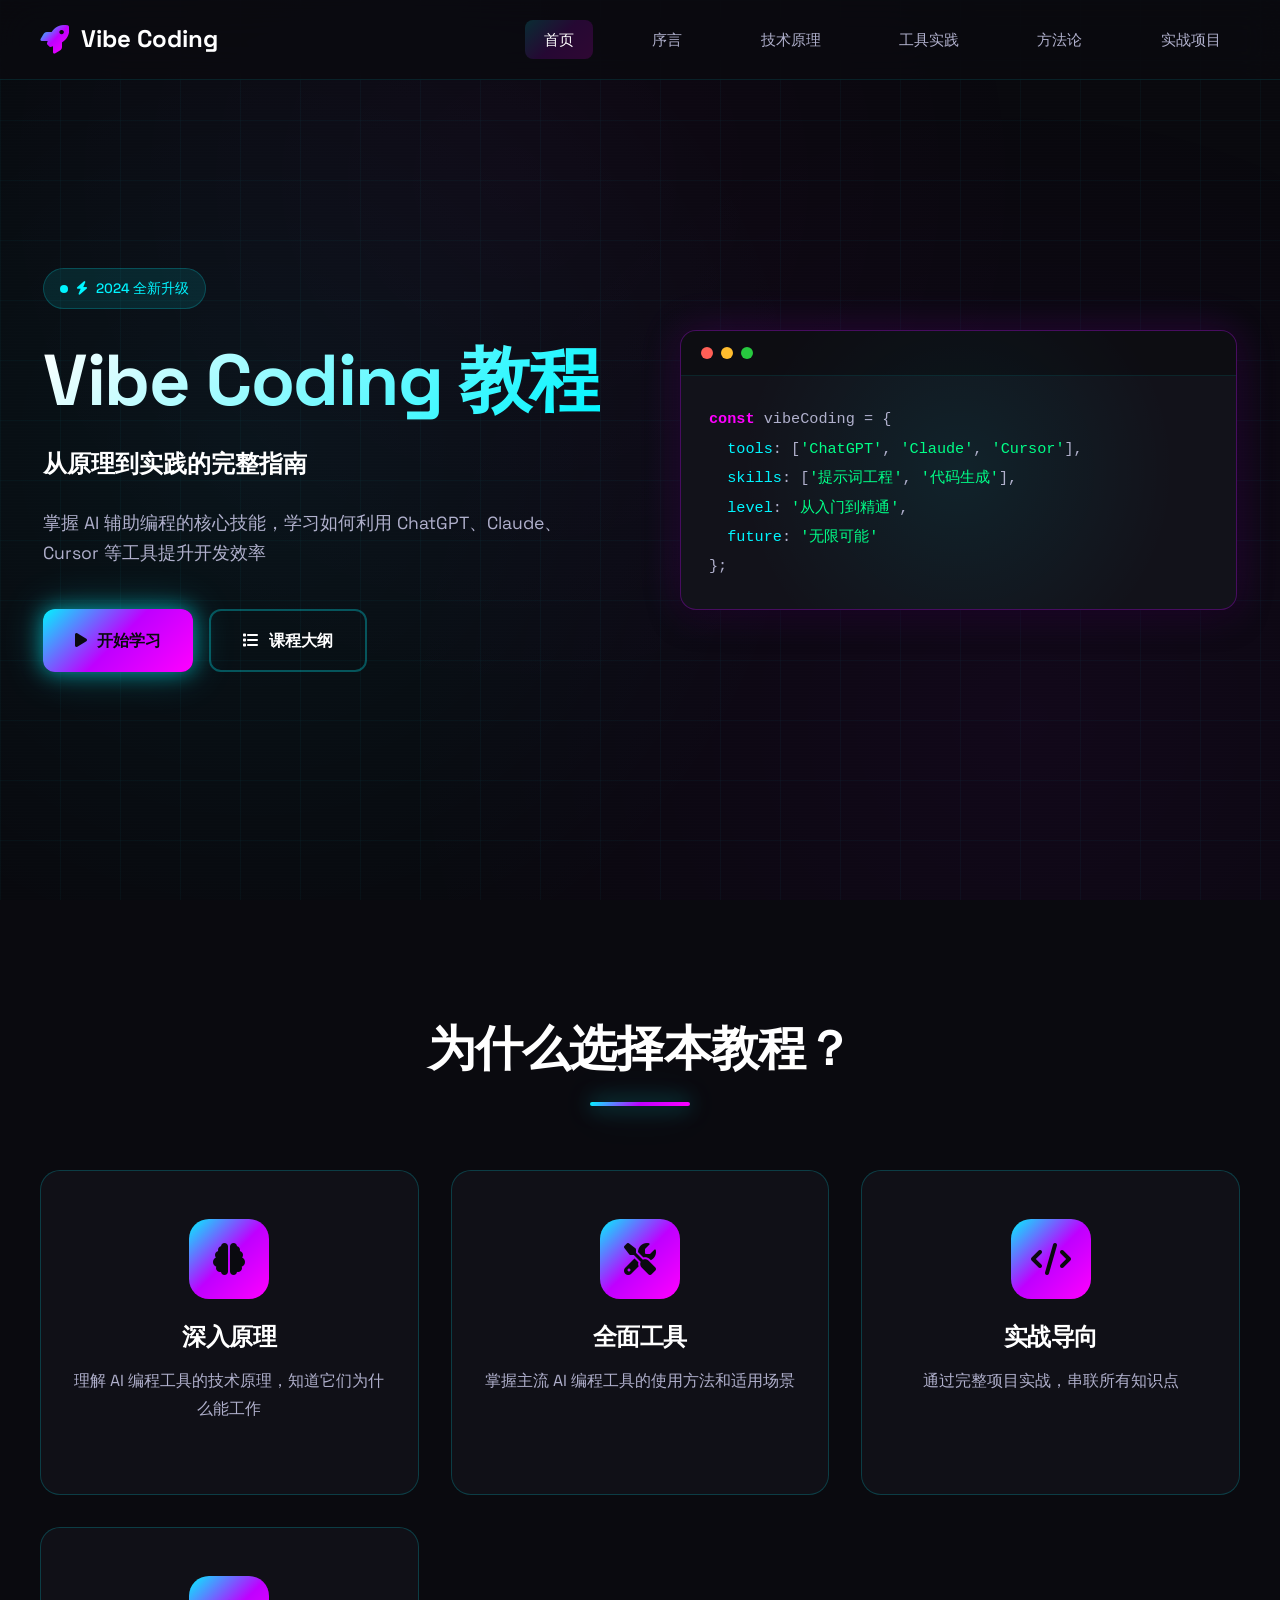
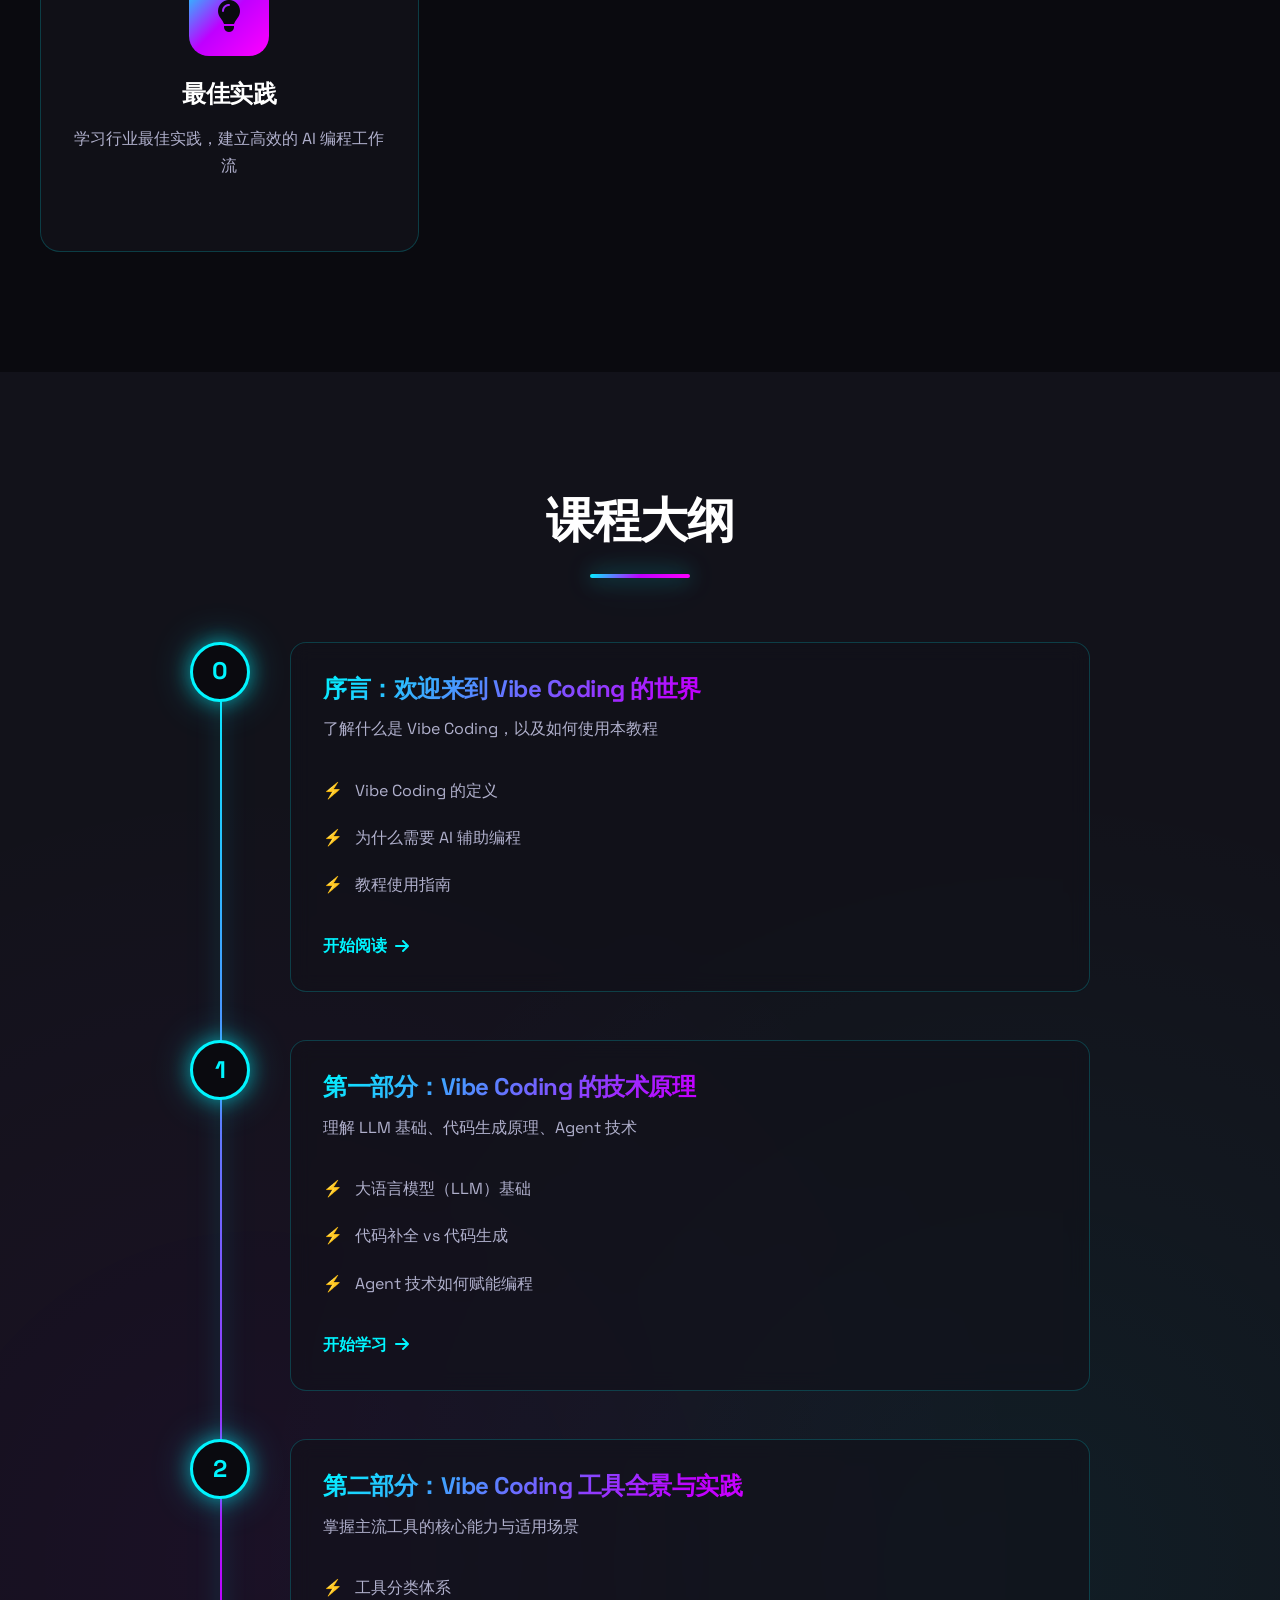
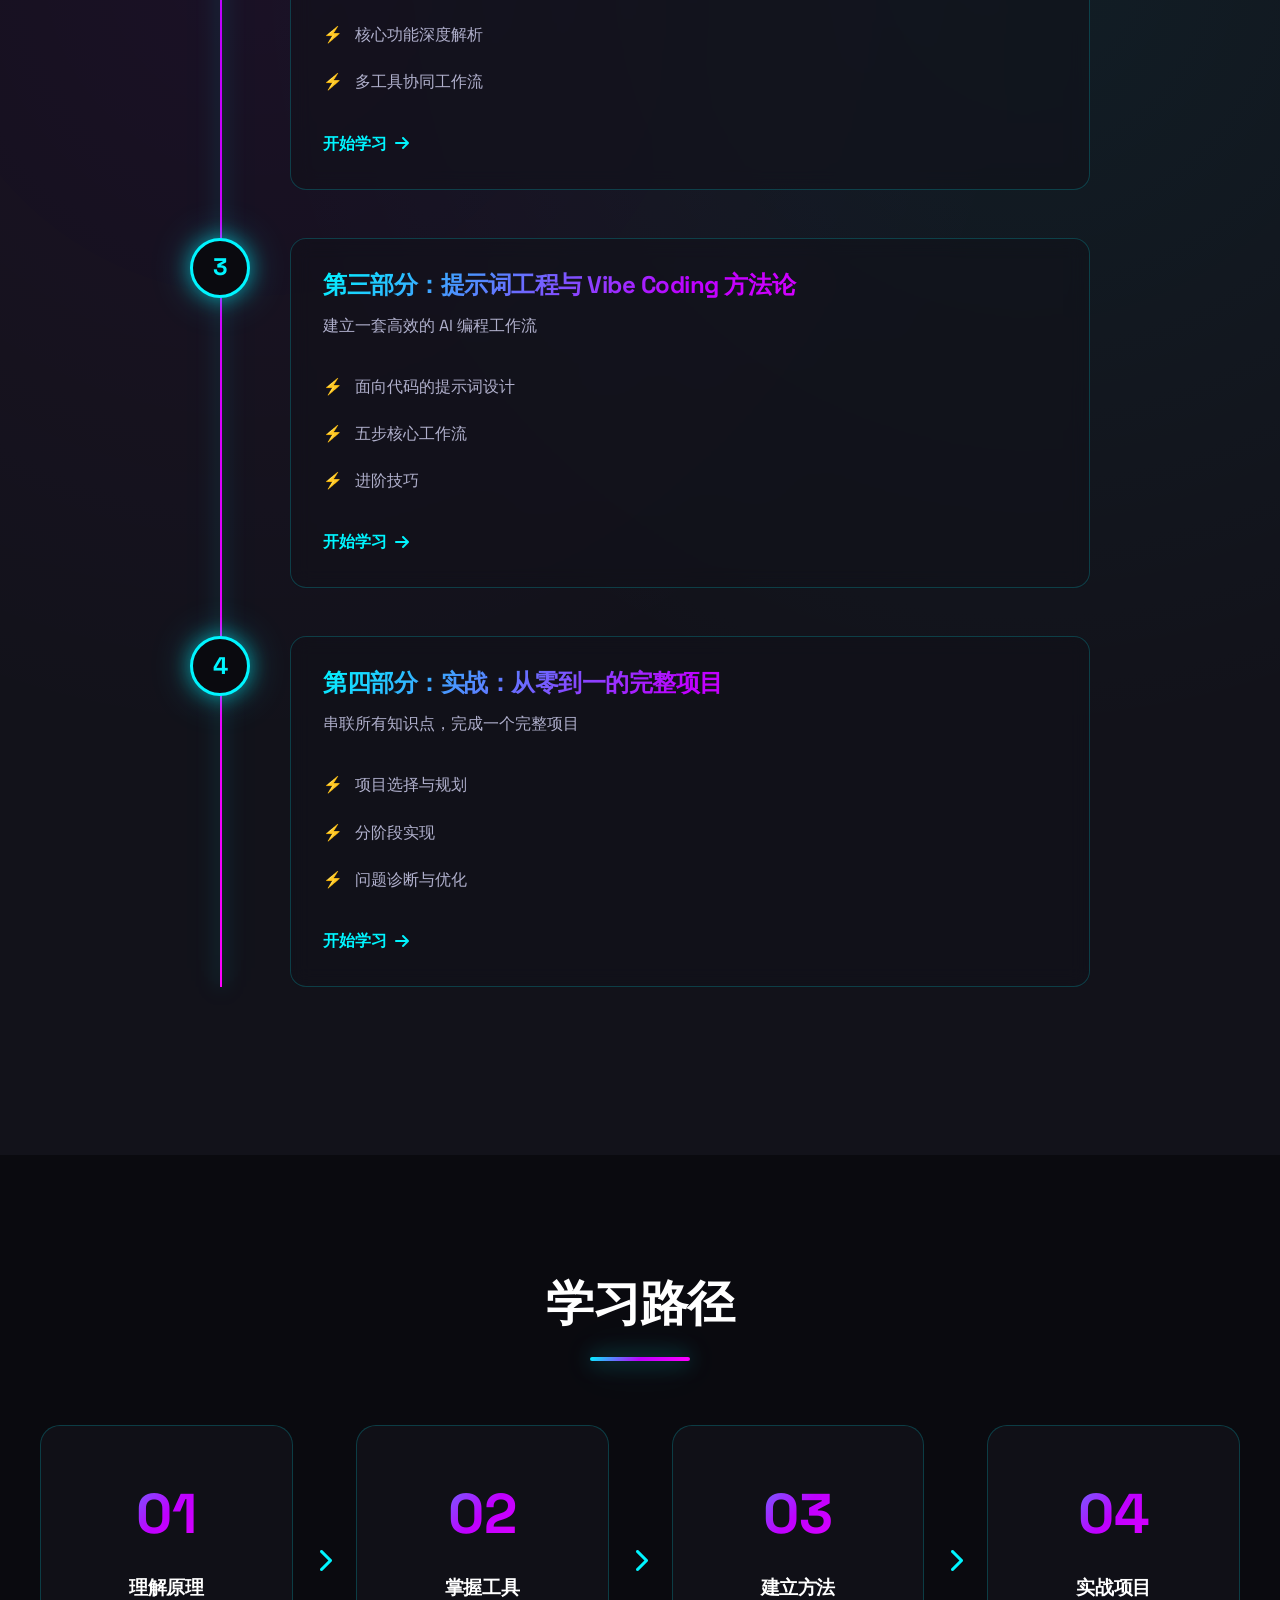
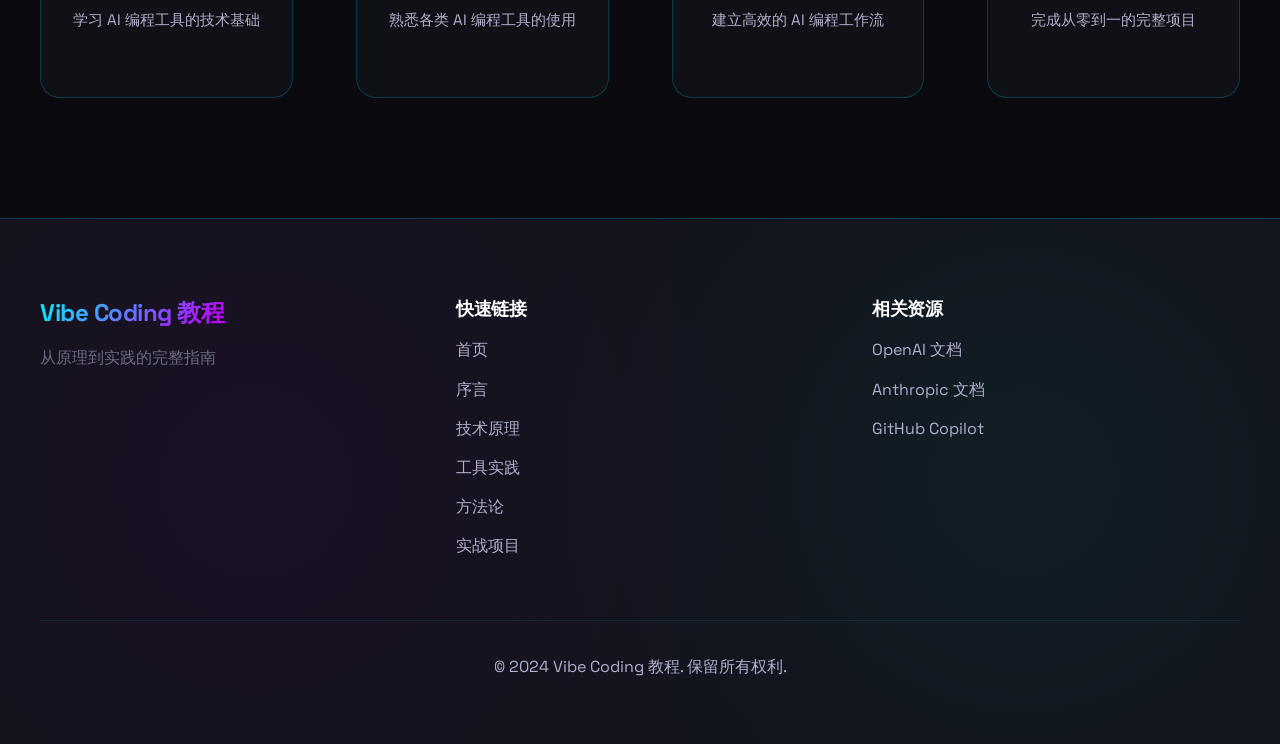
<file: website/index.html>
<!DOCTYPE html>
<html lang="zh-CN">
<head>
    <meta charset="UTF-8">
    <meta name="viewport" content="width=device-width, initial-scale=1.0">
    <title>Vibe Coding 教程 - 从原理到实践</title>
    <link rel="stylesheet" href="css/style.css">
    <link rel="stylesheet" href="https://cdnjs.cloudflare.com/ajax/libs/font-awesome/6.4.0/css/all.min.css">
</head>
<body>
    <!-- Loading Screen -->
    <div class="loading-screen" id="loading-screen">
        <div class="loader"></div>
    </div>

    <!-- Page Progress Bar -->
    <div id="page-progress"></div>

    <!-- 导航栏 -->
    <nav class="navbar" id="navbar">
        <div class="container">
            <div class="nav-brand">
                <i class="fas fa-rocket"></i>
                <span>Vibe Coding</span>
            </div>
            <ul class="nav-menu" id="nav-menu">
                <li><a href="index.html" class="active">首页</a></li>
                <li><a href="pages/part0.html">序言</a></li>
                <li><a href="pages/part1.html">技术原理</a></li>
                <li><a href="pages/part2.html">工具实践</a></li>
                <li><a href="pages/part3.html">方法论</a></li>
                <li><a href="pages/part4.html">实战项目</a></li>
            </ul>
            <div class="nav-toggle" id="nav-toggle">
                <span></span>
                <span></span>
                <span></span>
            </div>
        </div>
    </nav>

    <!-- 英雄区 -->
    <section class="hero">
        <div class="container">
            <div class="hero-content">
                <div class="hero-badge">
                    <i class="fas fa-bolt"></i>
                    <span>2024 全新升级</span>
                </div>
                <h1 class="hero-title">
                    <span class="gradient-text">Vibe Coding</span> 教程
                </h1>
                <p class="hero-subtitle">从原理到实践的完整指南</p>
                <p class="hero-description">
                    掌握 AI 辅助编程的核心技能，学习如何利用 ChatGPT、Claude、Cursor 等工具提升开发效率
                </p>
                <div class="hero-buttons">
                    <a href="pages/part1.html" class="btn btn-primary">
                        <i class="fas fa-play"></i> 开始学习
                    </a>
                    <a href="#curriculum" class="btn btn-secondary">
                        <i class="fas fa-list"></i> 课程大纲
                    </a>
                </div>
            </div>
            <div class="hero-illustration">
                <div class="code-block">
                    <div class="code-header">
                        <span class="dot red"></span>
                        <span class="dot yellow"></span>
                        <span class="dot green"></span>
                    </div>
                    <pre class="code-content"><code><span class="keyword">const</span> vibeCoding = {
  <span class="property">tools</span>: [<span class="string">'ChatGPT'</span>, <span class="string">'Claude'</span>, <span class="string">'Cursor'</span>],
  <span class="property">skills</span>: [<span class="string">'提示词工程'</span>, <span class="string">'代码生成'</span>],
  <span class="property">level</span>: <span class="string">'从入门到精通'</span>,
  <span class="property">future</span>: <span class="string">'无限可能'</span>
};</code></pre>
                </div>
            </div>
        </div>
    </section>

    <!-- 特色 -->
    <section class="features">
        <div class="container">
            <h2 class="section-title">为什么选择本教程？</h2>
            <div class="features-grid">
                <div class="feature-card fade-in-up">
                    <div class="feature-icon">
                        <i class="fas fa-brain"></i>
                    </div>
                    <h3>深入原理</h3>
                    <p>理解 AI 编程工具的技术原理，知道它们为什么能工作</p>
                </div>
                <div class="feature-card fade-in-up">
                    <div class="feature-icon">
                        <i class="fas fa-tools"></i>
                    </div>
                    <h3>全面工具</h3>
                    <p>掌握主流 AI 编程工具的使用方法和适用场景</p>
                </div>
                <div class="feature-card fade-in-up">
                    <div class="feature-icon">
                        <i class="fas fa-code"></i>
                    </div>
                    <h3>实战导向</h3>
                    <p>通过完整项目实战，串联所有知识点</p>
                </div>
                <div class="feature-card fade-in-up">
                    <div class="feature-icon">
                        <i class="fas fa-lightbulb"></i>
                    </div>
                    <h3>最佳实践</h3>
                    <p>学习行业最佳实践，建立高效的 AI 编程工作流</p>
                </div>
            </div>
        </div>
    </section>

    <!-- 课程大纲 -->
    <section id="curriculum" class="curriculum">
        <div class="container">
            <h2 class="section-title">课程大纲</h2>
            <div class="timeline">
                <div class="timeline-item fade-in-up">
                    <div class="timeline-marker">0</div>
                    <div class="timeline-content">
                        <h3>序言：欢迎来到 Vibe Coding 的世界</h3>
                        <p>了解什么是 Vibe Coding，以及如何使用本教程</p>
                        <ul class="topic-list">
                            <li>Vibe Coding 的定义</li>
                            <li>为什么需要 AI 辅助编程</li>
                            <li>教程使用指南</li>
                        </ul>
                        <a href="pages/part0.html" class="btn-link">开始阅读 <i class="fas fa-arrow-right"></i></a>
                    </div>
                </div>
                <div class="timeline-item fade-in-up">
                    <div class="timeline-marker">1</div>
                    <div class="timeline-content">
                        <h3>第一部分：Vibe Coding 的技术原理</h3>
                        <p>理解 LLM 基础、代码生成原理、Agent 技术</p>
                        <ul class="topic-list">
                            <li>大语言模型（LLM）基础</li>
                            <li>代码补全 vs 代码生成</li>
                            <li>Agent 技术如何赋能编程</li>
                        </ul>
                        <a href="pages/part1.html" class="btn-link">开始学习 <i class="fas fa-arrow-right"></i></a>
                    </div>
                </div>
                <div class="timeline-item fade-in-up">
                    <div class="timeline-marker">2</div>
                    <div class="timeline-content">
                        <h3>第二部分：Vibe Coding 工具全景与实践</h3>
                        <p>掌握主流工具的核心能力与适用场景</p>
                        <ul class="topic-list">
                            <li>工具分类体系</li>
                            <li>核心功能深度解析</li>
                            <li>多工具协同工作流</li>
                        </ul>
                        <a href="pages/part2.html" class="btn-link">开始学习 <i class="fas fa-arrow-right"></i></a>
                    </div>
                </div>
                <div class="timeline-item fade-in-up">
                    <div class="timeline-marker">3</div>
                    <div class="timeline-content">
                        <h3>第三部分：提示词工程与 Vibe Coding 方法论</h3>
                        <p>建立一套高效的 AI 编程工作流</p>
                        <ul class="topic-list">
                            <li>面向代码的提示词设计</li>
                            <li>五步核心工作流</li>
                            <li>进阶技巧</li>
                        </ul>
                        <a href="pages/part3.html" class="btn-link">开始学习 <i class="fas fa-arrow-right"></i></a>
                    </div>
                </div>
                <div class="timeline-item fade-in-up">
                    <div class="timeline-marker">4</div>
                    <div class="timeline-content">
                        <h3>第四部分：实战：从零到一的完整项目</h3>
                        <p>串联所有知识点，完成一个完整项目</p>
                        <ul class="topic-list">
                            <li>项目选择与规划</li>
                            <li>分阶段实现</li>
                            <li>问题诊断与优化</li>
                        </ul>
                        <a href="pages/part4.html" class="btn-link">开始学习 <i class="fas fa-arrow-right"></i></a>
                    </div>
                </div>
            </div>
        </div>
    </section>

    <!-- 学习路径 -->
    <section class="learning-path">
        <div class="container">
            <h2 class="section-title">学习路径</h2>
            <div class="path-container">
                <div class="path-step fade-in-up">
                    <div class="step-number">01</div>
                    <div class="step-content">
                        <h3>理解原理</h3>
                        <p>学习 AI 编程工具的技术基础</p>
                    </div>
                </div>
                <div class="path-arrow"><i class="fas fa-chevron-right"></i></div>
                <div class="path-step fade-in-up">
                    <div class="step-number">02</div>
                    <div class="step-content">
                        <h3>掌握工具</h3>
                        <p>熟悉各类 AI 编程工具的使用</p>
                    </div>
                </div>
                <div class="path-arrow"><i class="fas fa-chevron-right"></i></div>
                <div class="path-step fade-in-up">
                    <div class="step-number">03</div>
                    <div class="step-content">
                        <h3>建立方法</h3>
                        <p>建立高效的 AI 编程工作流</p>
                    </div>
                </div>
                <div class="path-arrow"><i class="fas fa-chevron-right"></i></div>
                <div class="path-step fade-in-up">
                    <div class="step-number">04</div>
                    <div class="step-content">
                        <h3>实战项目</h3>
                        <p>完成从零到一的完整项目</p>
                    </div>
                </div>
            </div>
        </div>
    </section>

    <!-- 页脚 -->
    <footer class="footer">
        <div class="container">
            <div class="footer-content">
                <div class="footer-section">
                    <h3>Vibe Coding 教程</h3>
                    <p>从原理到实践的完整指南</p>
                </div>
                <div class="footer-section">
                    <h4>快速链接</h4>
                    <ul>
                        <li><a href="index.html">首页</a></li>
                        <li><a href="pages/part0.html">序言</a></li>
                        <li><a href="pages/part1.html">技术原理</a></li>
                        <li><a href="pages/part2.html">工具实践</a></li>
                        <li><a href="pages/part3.html">方法论</a></li>
                        <li><a href="pages/part4.html">实战项目</a></li>
                    </ul>
                </div>
                <div class="footer-section">
                    <h4>相关资源</h4>
                    <ul>
                        <li><a href="https://platform.openai.com/docs" target="_blank">OpenAI 文档</a></li>
                        <li><a href="https://docs.anthropic.com" target="_blank">Anthropic 文档</a></li>
                        <li><a href="https://docs.github.com/copilot" target="_blank">GitHub Copilot</a></li>
                    </ul>
                </div>
            </div>
            <div class="footer-bottom">
                <p>&copy; 2024 Vibe Coding 教程. 保留所有权利.</p>
            </div>
        </div>
    </footer>

    <!-- 返回顶部按钮 -->
    <button class="back-to-top" id="back-to-top" aria-label="返回顶部">
        <i class="fas fa-arrow-up"></i>
    </button>

    <script src="js/main.js"></script>
</body>
</html>
</file>
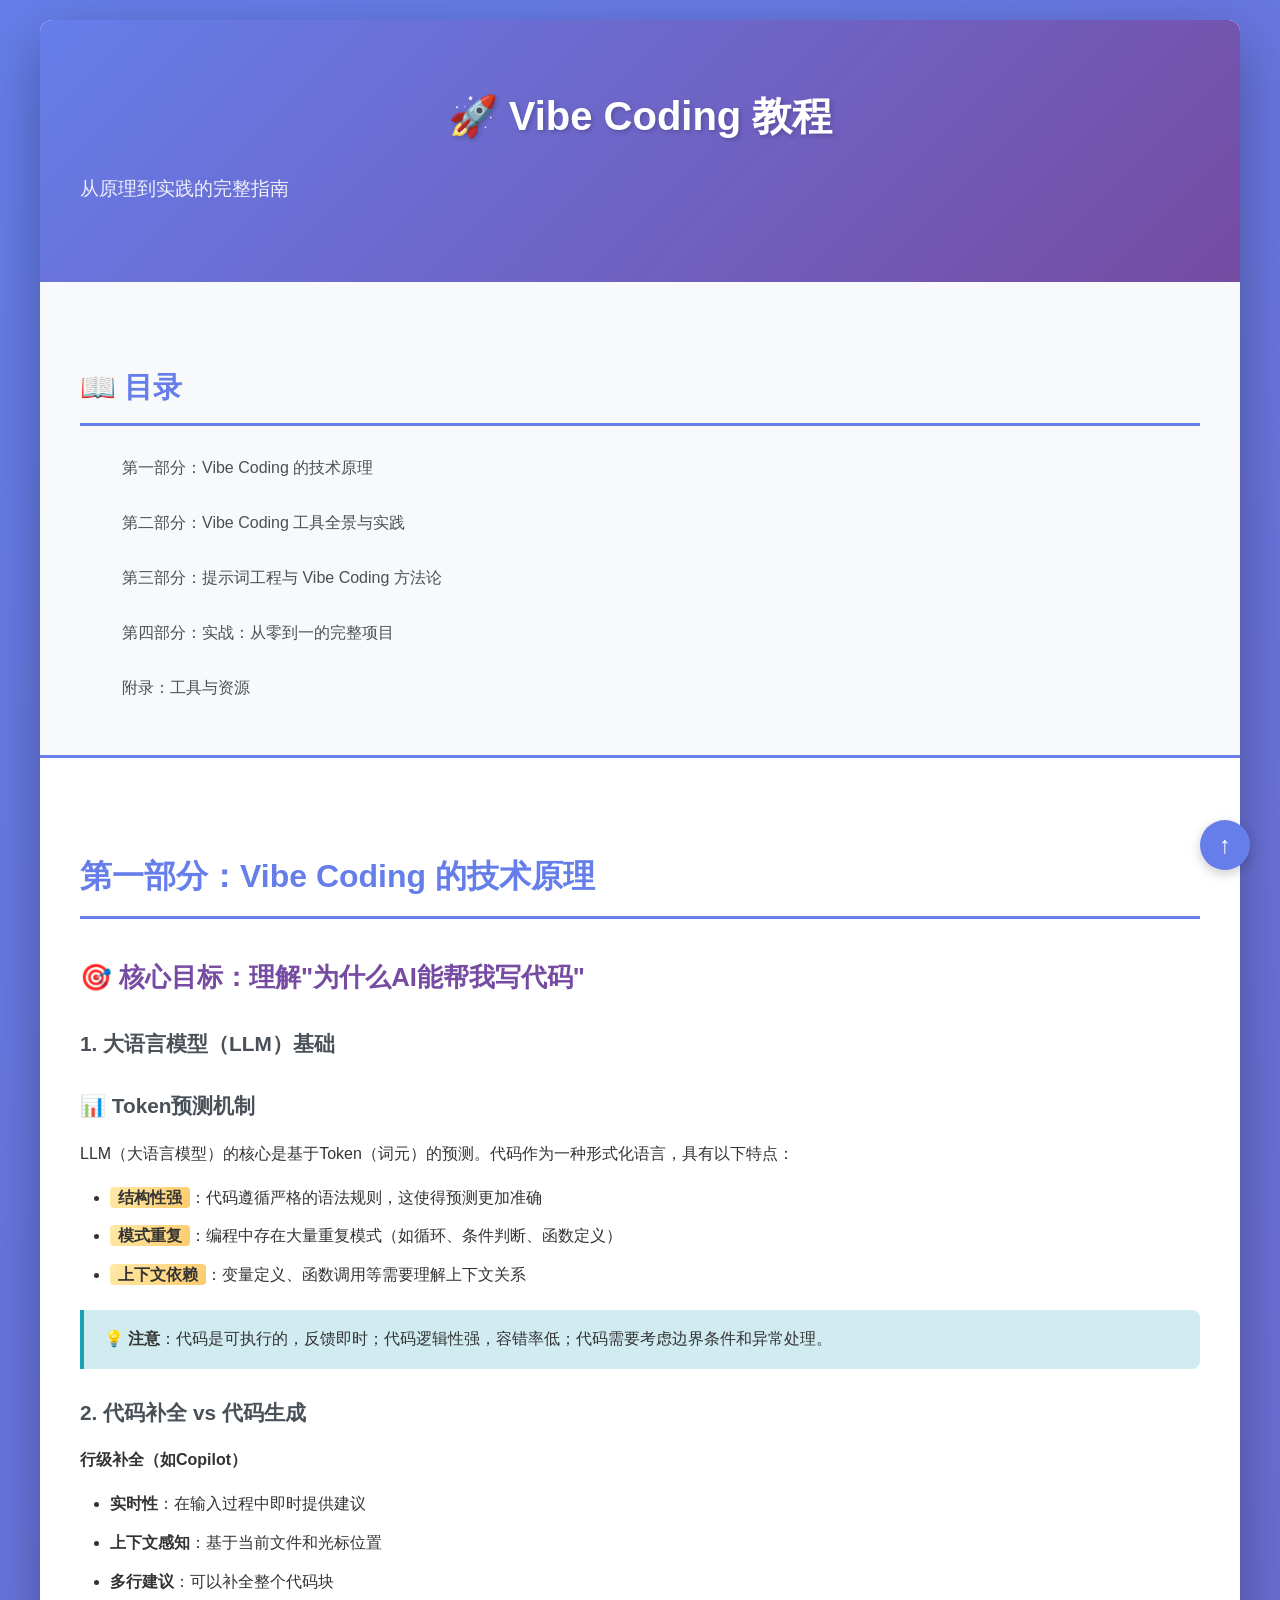
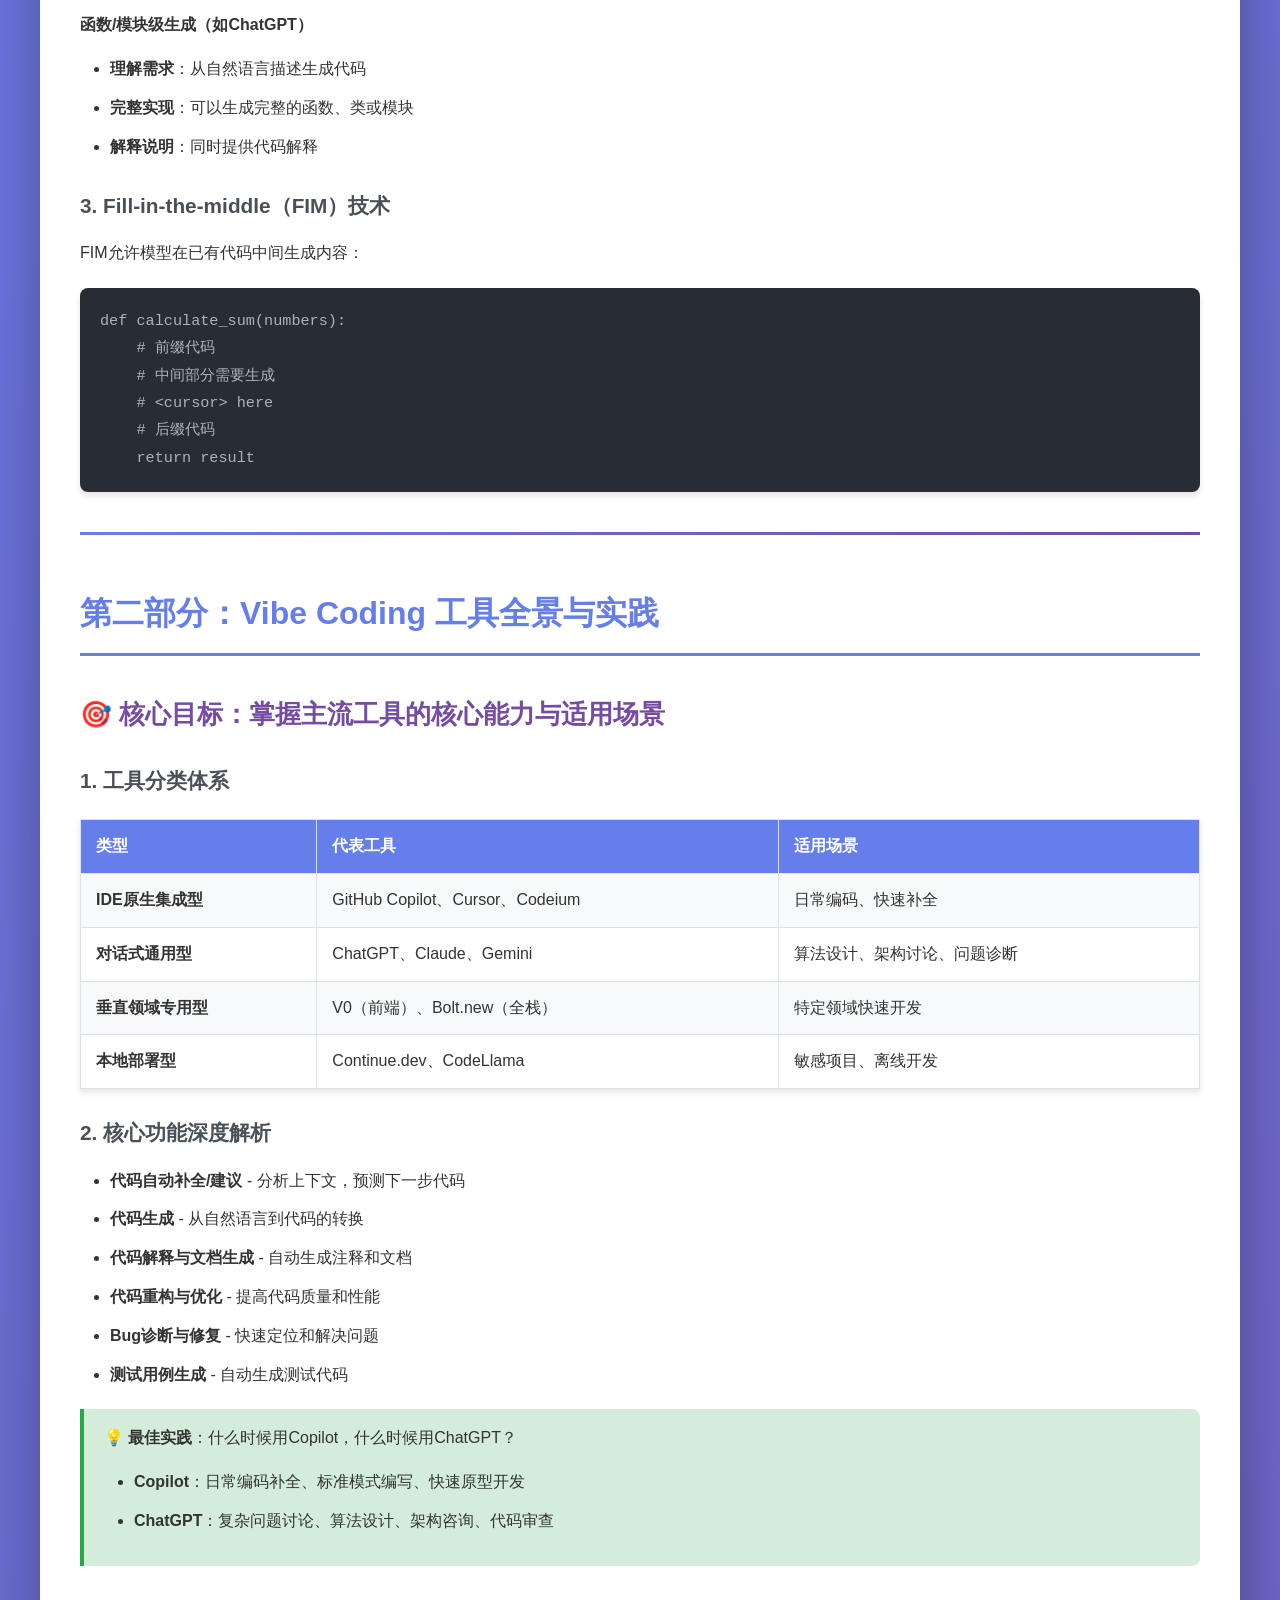
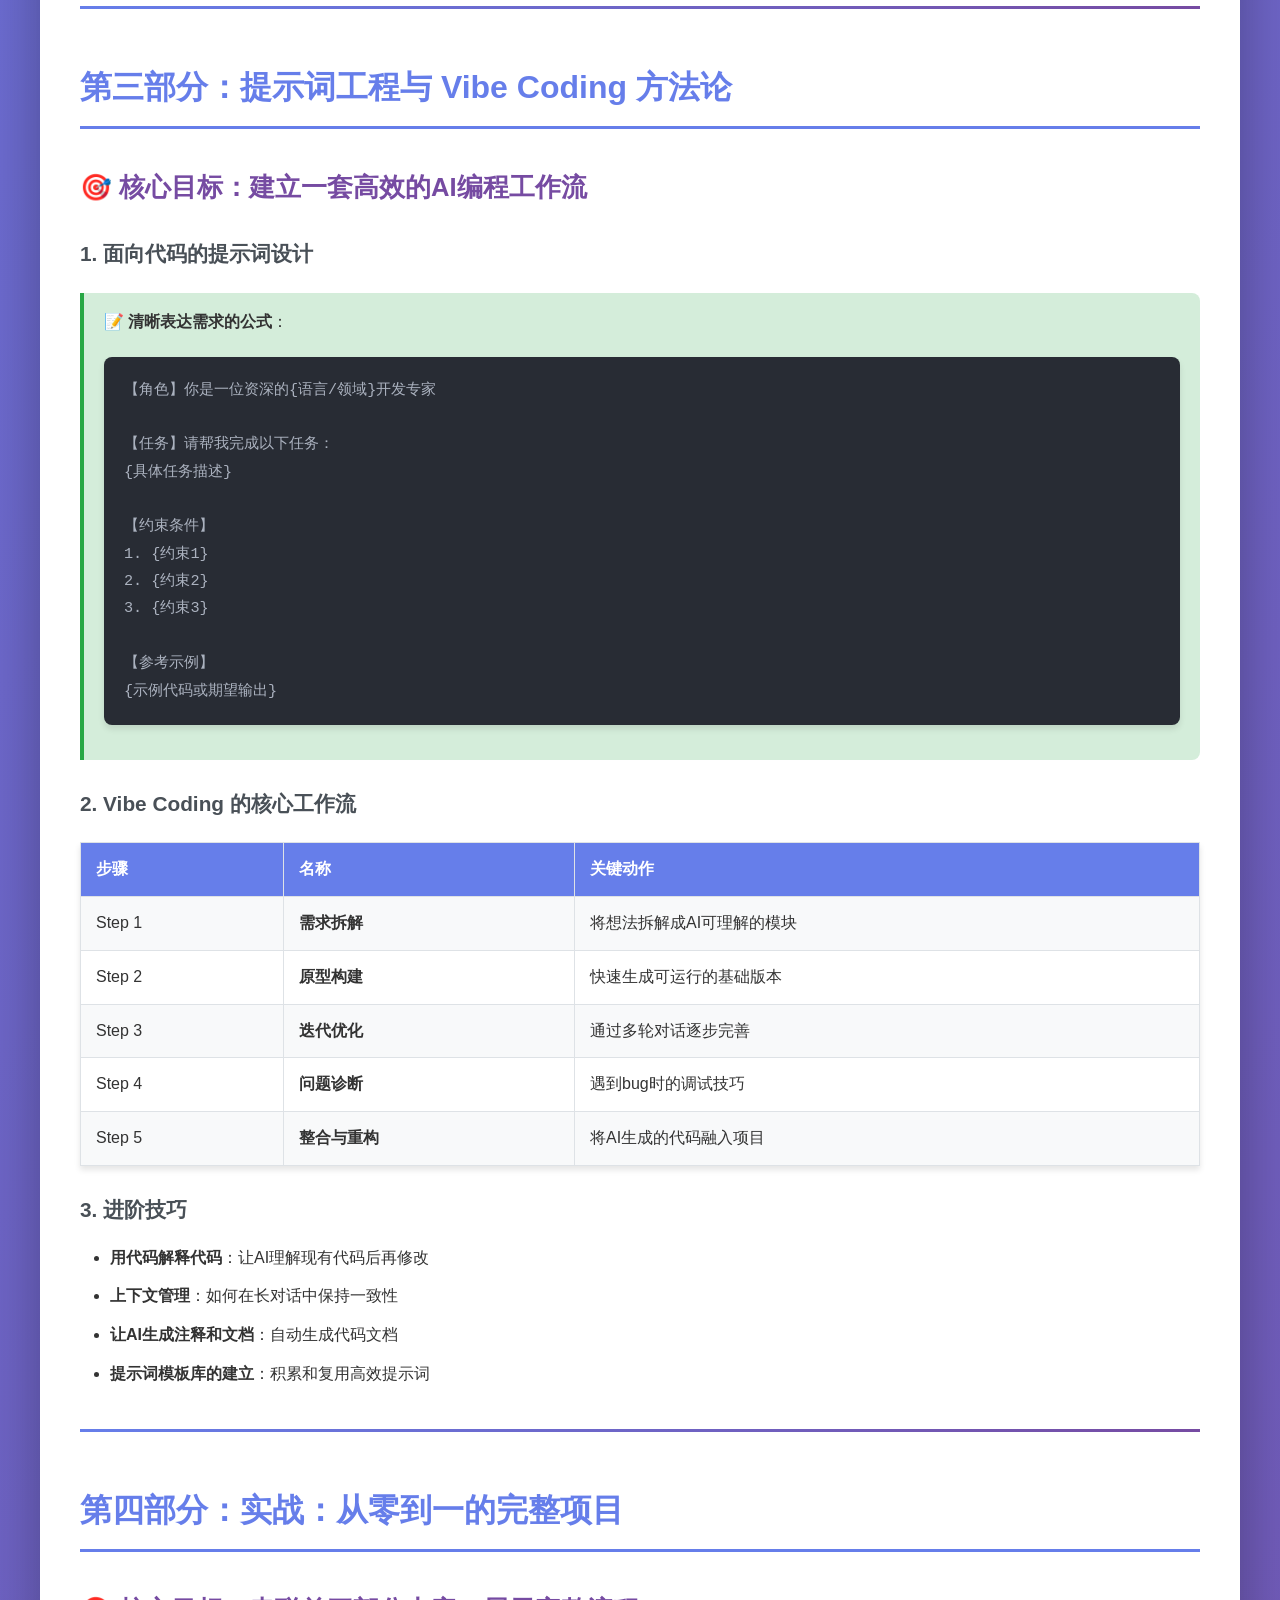
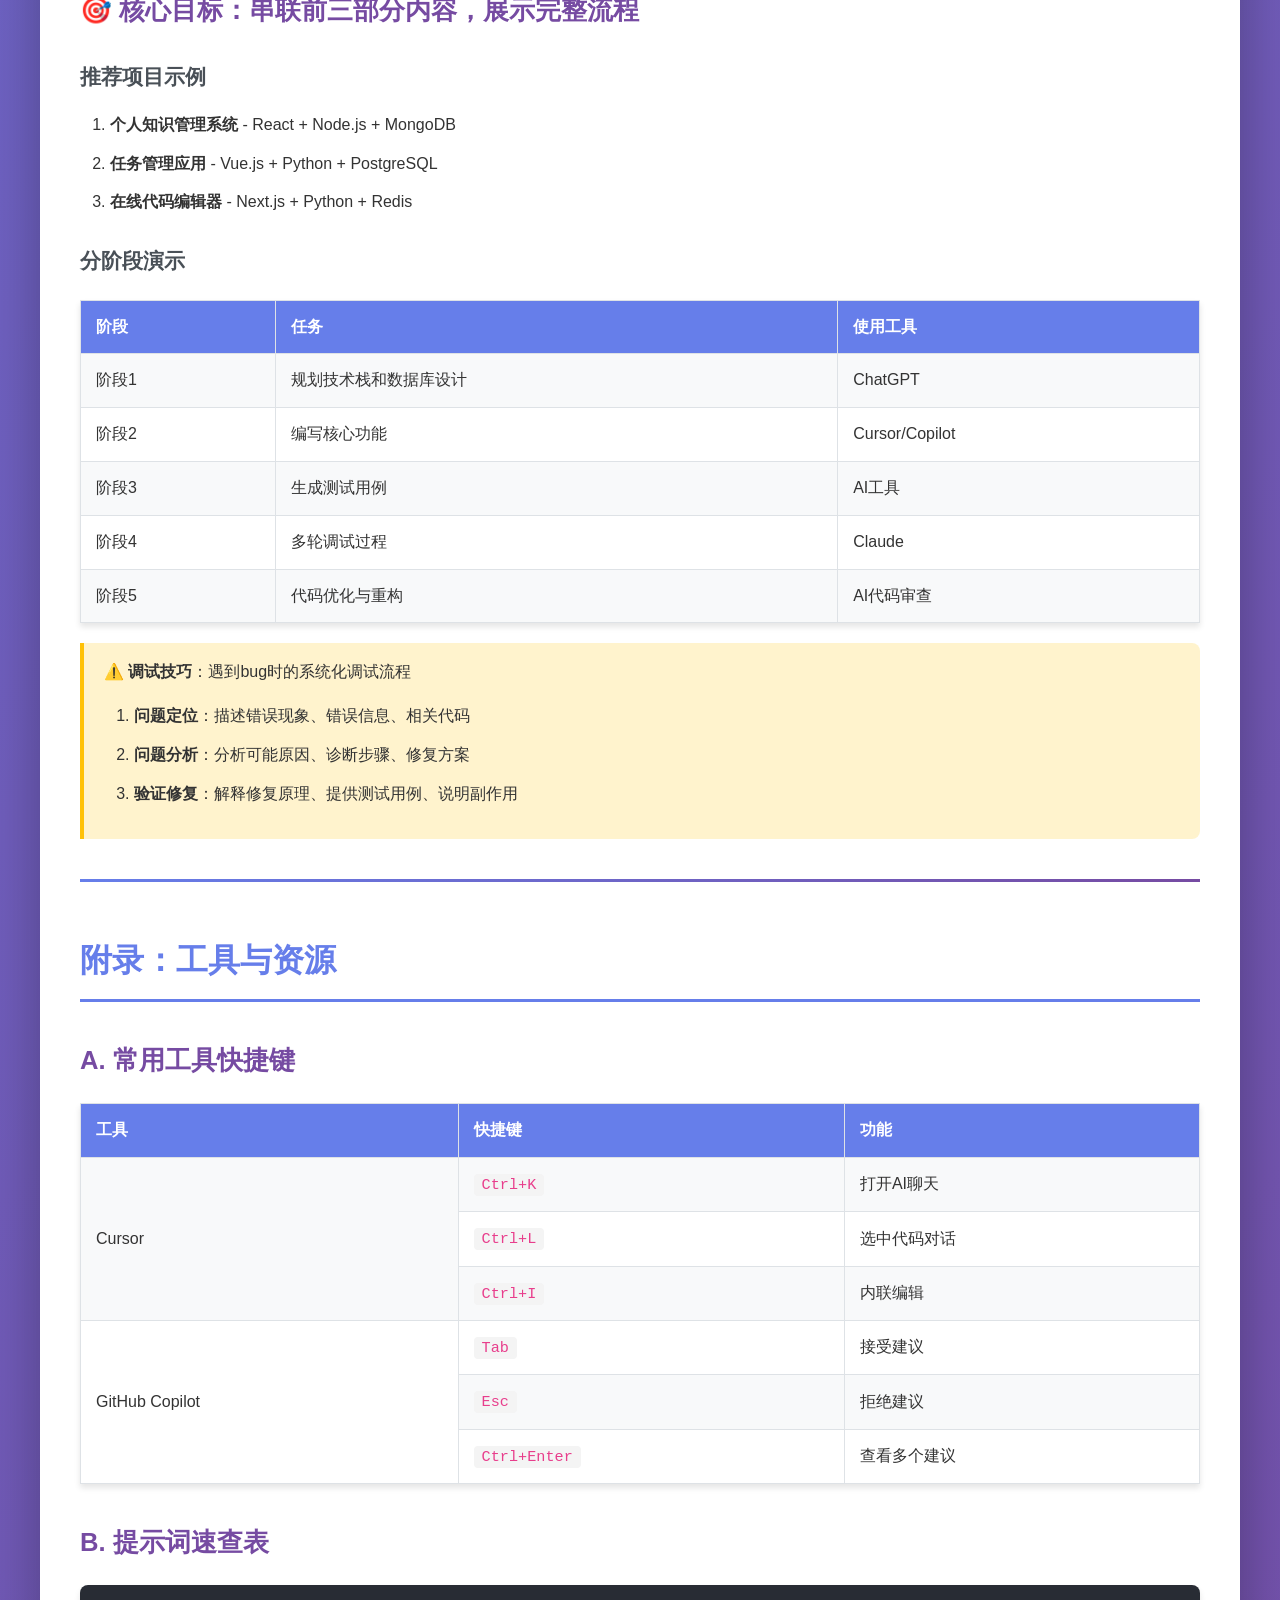
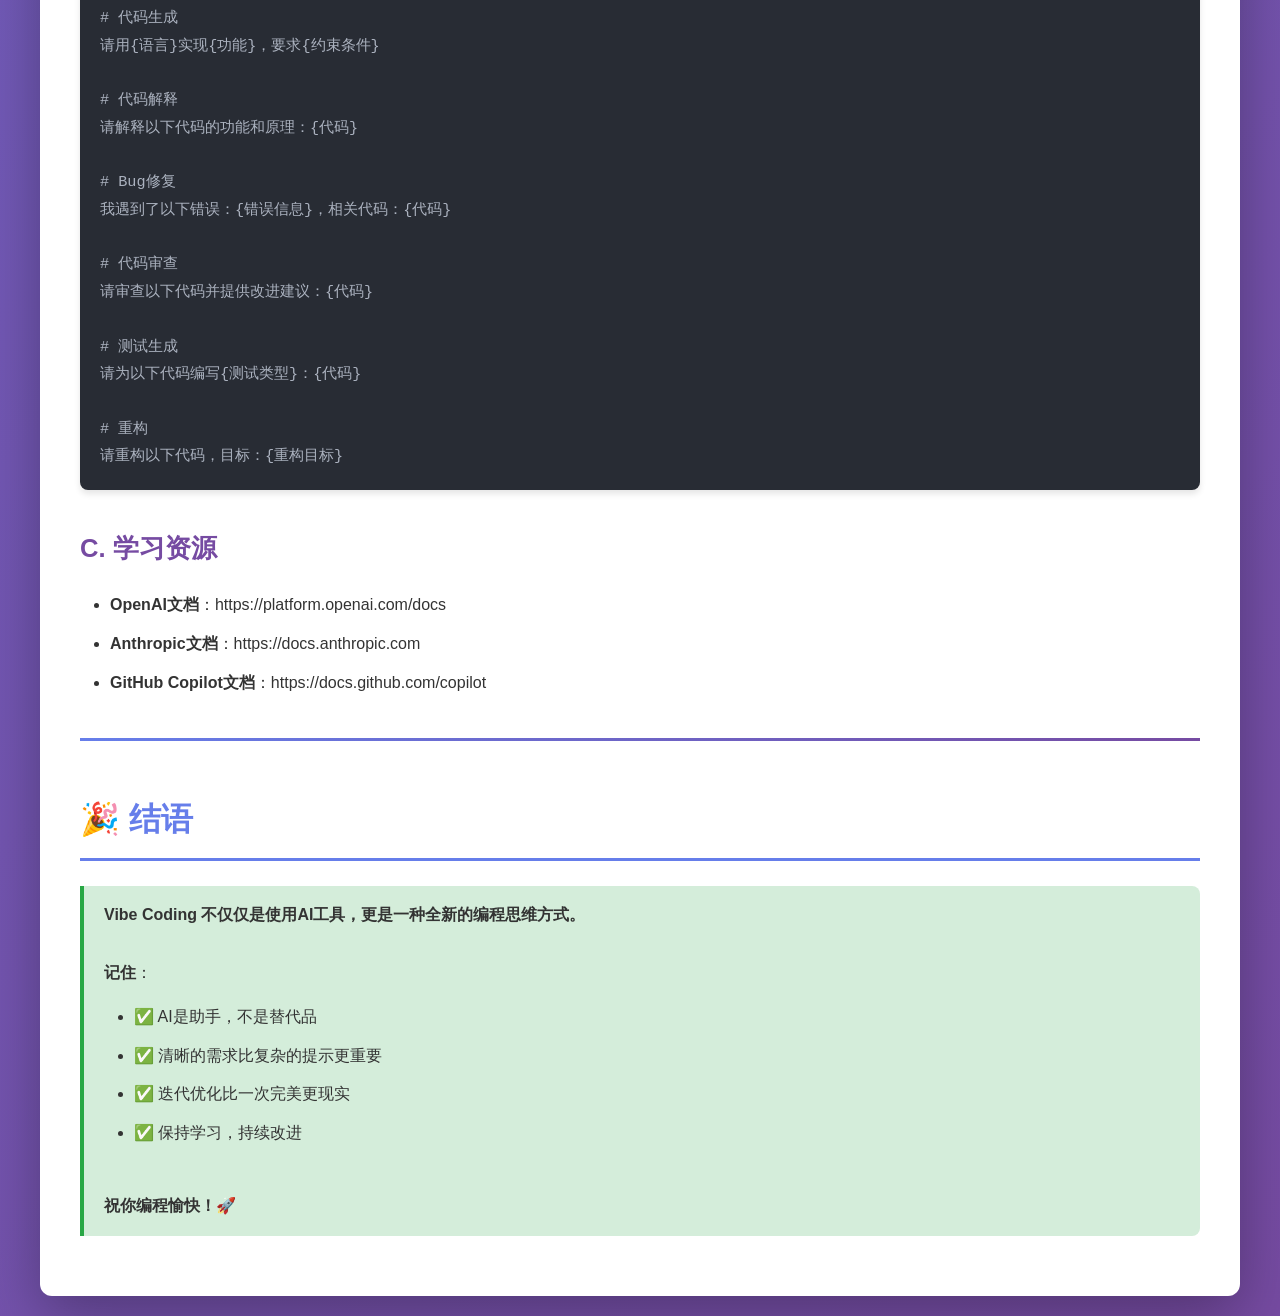
<file: Vibe_Coding_教程.html>
<!DOCTYPE html>
<html lang="zh-CN">
<head>
    <meta charset="UTF-8">
    <meta name="viewport" content="width=device-width, initial-scale=1.0">
    <title>Vibe Coding 教程：从原理到实践的完整指南</title>
    <style>
        * {
            margin: 0;
            padding: 0;
            box-sizing: border-box;
        }

        body {
            font-family: -apple-system, BlinkMacSystemFont, 'Segoe UI', 'Microsoft YaHei', sans-serif;
            line-height: 1.8;
            color: #333;
            background: linear-gradient(135deg, #667eea 0%, #764ba2 100%);
            padding: 20px;
        }

        .container {
            max-width: 1200px;
            margin: 0 auto;
            background: white;
            border-radius: 12px;
            box-shadow: 0 20px 60px rgba(0,0,0,0.3);
            overflow: hidden;
        }

        header {
            background: linear-gradient(135deg, #667eea 0%, #764ba2 100%);
            color: white;
            padding: 60px 40px;
            text-align: center;
        }

        header h1 {
            font-size: 2.5em;
            margin-bottom: 20px;
            text-shadow: 2px 2px 4px rgba(0,0,0,0.2);
        }

        header p {
            font-size: 1.2em;
            opacity: 0.9;
        }

        .toc {
            background: #f8f9fa;
            padding: 30px 40px;
            border-bottom: 3px solid #667eea;
        }

        .toc h2 {
            color: #667eea;
            margin-bottom: 20px;
            font-size: 1.8em;
        }

        .toc ul {
            list-style: none;
        }

        .toc ul li {
            margin: 10px 0;
        }

        .toc a {
            color: #495057;
            text-decoration: none;
            transition: all 0.3s;
            display: inline-block;
            padding: 8px 12px;
            border-radius: 6px;
        }

        .toc a:hover {
            background: #667eea;
            color: white;
            transform: translateX(5px);
        }

        .content {
            padding: 40px;
        }

        h2 {
            color: #667eea;
            font-size: 2em;
            margin: 50px 0 25px 0;
            padding-bottom: 10px;
            border-bottom: 3px solid #667eea;
        }

        h3 {
            color: #764ba2;
            font-size: 1.6em;
            margin: 35px 0 20px 0;
        }

        h4 {
            color: #495057;
            font-size: 1.3em;
            margin: 25px 0 15px 0;
        }

        p {
            margin: 15px 0;
            text-align: justify;
        }

        ul, ol {
            margin: 15px 0;
            padding-left: 30px;
        }

        li {
            margin: 10px 0;
        }

        code {
            background: #f4f4f4;
            padding: 2px 8px;
            border-radius: 4px;
            font-family: 'Courier New', monospace;
            color: #e83e8c;
            font-size: 0.95em;
        }

        pre {
            background: #282c34;
            color: #abb2bf;
            padding: 20px;
            border-radius: 8px;
            overflow-x: auto;
            margin: 20px 0;
            box-shadow: 0 4px 6px rgba(0,0,0,0.1);
        }

        pre code {
            background: transparent;
            color: #abb2bf;
            padding: 0;
            color: #abb2bf;
        }

        blockquote {
            border-left: 4px solid #667eea;
            padding-left: 20px;
            margin: 20px 0;
            color: #6c757d;
            font-style: italic;
            background: #f8f9fa;
            padding: 15px 20px;
            border-radius: 0 8px 8px 0;
        }

        table {
            width: 100%;
            border-collapse: collapse;
            margin: 20px 0;
            box-shadow: 0 4px 6px rgba(0,0,0,0.1);
        }

        th, td {
            padding: 12px 15px;
            text-align: left;
            border: 1px solid #dee2e6;
        }

        th {
            background: #667eea;
            color: white;
            font-weight: 600;
        }

        tr:nth-child(even) {
            background: #f8f9fa;
        }

        tr:hover {
            background: #e9ecef;
        }

        .highlight {
            background: linear-gradient(120deg, #ffeaa7 0%, #fdcb6e 100%);
            padding: 2px 8px;
            border-radius: 4px;
            font-weight: 600;
        }

        .tip {
            background: #d4edda;
            border-left: 4px solid #28a745;
            padding: 15px 20px;
            margin: 20px 0;
            border-radius: 0 8px 8px 0;
        }

        .warning {
            background: #fff3cd;
            border-left: 4px solid #ffc107;
            padding: 15px 20px;
            margin: 20px 0;
            border-radius: 0 8px 8px 0;
        }

        .info {
            background: #d1ecf1;
            border-left: 4px solid #17a2b8;
            padding: 15px 20px;
            margin: 20px 0;
            border-radius: 0 8px 8px 0;
        }

        a {
            color: #667eea;
            text-decoration: none;
            transition: all 0.3s;
        }

        a:hover {
            color: #764ba2;
            text-decoration: underline;
        }

        hr {
            border: none;
            height: 3px;
            background: linear-gradient(90deg, #667eea 0%, #764ba2 100%);
            margin: 40px 0;
        }

        .back-to-top {
            position: fixed;
            bottom: 30px;
            right: 30px;
            background: #667eea;
            color: white;
            width: 50px;
            height: 50px;
            border-radius: 50%;
            display: flex;
            align-items: center;
            justify-content: center;
            cursor: pointer;
            box-shadow: 0 4px 12px rgba(0,0,0,0.2);
            transition: all 0.3s;
            text-decoration: none;
            font-size: 24px;
        }

        .back-to-top:hover {
            background: #764ba2;
            transform: translateY(-5px);
        }

        @media print {
            body {
                background: white;
                padding: 0;
            }
            .container {
                box-shadow: none;
            }
            .back-to-top {
                display: none;
            }
        }

        @media (max-width: 768px) {
            header h1 {
                font-size: 1.8em;
            }
            .content {
                padding: 20px;
            }
            h2 {
                font-size: 1.5em;
            }
        }
    </style>
</head>
<body>
    <div class="container">
        <header>
            <h1>🚀 Vibe Coding 教程</h1>
            <p>从原理到实践的完整指南</p>
        </header>

        <div class="toc">
            <h2>📖 目录</h2>
            <ul>
                <li><a href="#section1">第一部分：Vibe Coding 的技术原理</a></li>
                <li><a href="#section2">第二部分：Vibe Coding 工具全景与实践</a></li>
                <li><a href="#section3">第三部分：提示词工程与 Vibe Coding 方法论</a></li>
                <li><a href="#section4">第四部分：实战：从零到一的完整项目</a></li>
                <li><a href="#appendix">附录：工具与资源</a></li>
            </ul>
        </div>

        <div class="content">
            <h2 id="section1">第一部分：Vibe Coding 的技术原理</h2>

            <h3>🎯 核心目标：理解"为什么AI能帮我写代码"</h3>

            <h4>1. 大语言模型（LLM）基础</h4>

            <h4>📊 Token预测机制</h4>
            <p>LLM（大语言模型）的核心是基于Token（词元）的预测。代码作为一种形式化语言，具有以下特点：</p>
            <ul>
                <li><span class="highlight">结构性强</span>：代码遵循严格的语法规则，这使得预测更加准确</li>
                <li><span class="highlight">模式重复</span>：编程中存在大量重复模式（如循环、条件判断、函数定义）</li>
                <li><span class="highlight">上下文依赖</span>：变量定义、函数调用等需要理解上下文关系</li>
            </ul>

            <div class="info">
                <strong>💡 注意</strong>：代码是可执行的，反馈即时；代码逻辑性强，容错率低；代码需要考虑边界条件和异常处理。
            </div>

            <h4>2. 代码补全 vs 代码生成</h4>

            <p><strong>行级补全（如Copilot）</strong></p>
            <ul>
                <li><strong>实时性</strong>：在输入过程中即时提供建议</li>
                <li><strong>上下文感知</strong>：基于当前文件和光标位置</li>
                <li><strong>多行建议</strong>：可以补全整个代码块</li>
            </ul>

            <p><strong>函数/模块级生成（如ChatGPT）</strong></p>
            <ul>
                <li><strong>理解需求</strong>：从自然语言描述生成代码</li>
                <li><strong>完整实现</strong>：可以生成完整的函数、类或模块</li>
                <li><strong>解释说明</strong>：同时提供代码解释</li>
            </ul>

            <h4>3. Fill-in-the-middle（FIM）技术</h4>
            <p>FIM允许模型在已有代码中间生成内容：</p>
            <pre><code>def calculate_sum(numbers):
    # 前缀代码
    # 中间部分需要生成
    # &lt;cursor&gt; here
    # 后缀代码
    return result</code></pre>

            <hr>

            <h2 id="section2">第二部分：Vibe Coding 工具全景与实践</h2>

            <h3>🎯 核心目标：掌握主流工具的核心能力与适用场景</h3>

            <h4>1. 工具分类体系</h4>

            <table>
                <tr>
                    <th>类型</th>
                    <th>代表工具</th>
                    <th>适用场景</th>
                </tr>
                <tr>
                    <td><strong>IDE原生集成型</strong></td>
                    <td>GitHub Copilot、Cursor、Codeium</td>
                    <td>日常编码、快速补全</td>
                </tr>
                <tr>
                    <td><strong>对话式通用型</strong></td>
                    <td>ChatGPT、Claude、Gemini</td>
                    <td>算法设计、架构讨论、问题诊断</td>
                </tr>
                <tr>
                    <td><strong>垂直领域专用型</strong></td>
                    <td>V0（前端）、Bolt.new（全栈）</td>
                    <td>特定领域快速开发</td>
                </tr>
                <tr>
                    <td><strong>本地部署型</strong></td>
                    <td>Continue.dev、CodeLlama</td>
                    <td>敏感项目、离线开发</td>
                </tr>
            </table>

            <h4>2. 核心功能深度解析</h4>
            <ul>
                <li><strong>代码自动补全/建议</strong> - 分析上下文，预测下一步代码</li>
                <li><strong>代码生成</strong> - 从自然语言到代码的转换</li>
                <li><strong>代码解释与文档生成</strong> - 自动生成注释和文档</li>
                <li><strong>代码重构与优化</strong> - 提高代码质量和性能</li>
                <li><strong>Bug诊断与修复</strong> - 快速定位和解决问题</li>
                <li><strong>测试用例生成</strong> - 自动生成测试代码</li>
            </ul>

            <div class="tip">
                <strong>💡 最佳实践</strong>：什么时候用Copilot，什么时候用ChatGPT？
                <ul>
                    <li><strong>Copilot</strong>：日常编码补全、标准模式编写、快速原型开发</li>
                    <li><strong>ChatGPT</strong>：复杂问题讨论、算法设计、架构咨询、代码审查</li>
                </ul>
            </div>

            <hr>

            <h2 id="section3">第三部分：提示词工程与 Vibe Coding 方法论</h2>

            <h3>🎯 核心目标：建立一套高效的AI编程工作流</h3>

            <h4>1. 面向代码的提示词设计</h4>

            <div class="tip">
                <strong>📝 清晰表达需求的公式</strong>：
                <pre><code>【角色】你是一位资深的{语言/领域}开发专家

【任务】请帮我完成以下任务：
{具体任务描述}

【约束条件】
1. {约束1}
2. {约束2}
3. {约束3}

【参考示例】
{示例代码或期望输出}</code></pre>
            </div>

            <h4>2. Vibe Coding 的核心工作流</h4>

            <table>
                <tr>
                    <th>步骤</th>
                    <th>名称</th>
                    <th>关键动作</th>
                </tr>
                <tr>
                    <td>Step 1</td>
                    <td><strong>需求拆解</strong></td>
                    <td>将想法拆解成AI可理解的模块</td>
                </tr>
                <tr>
                    <td>Step 2</td>
                    <td><strong>原型构建</strong></td>
                    <td>快速生成可运行的基础版本</td>
                </tr>
                <tr>
                    <td>Step 3</td>
                    <td><strong>迭代优化</strong></td>
                    <td>通过多轮对话逐步完善</td>
                </tr>
                <tr>
                    <td>Step 4</td>
                    <td><strong>问题诊断</strong></td>
                    <td>遇到bug时的调试技巧</td>
                </tr>
                <tr>
                    <td>Step 5</td>
                    <td><strong>整合与重构</strong></td>
                    <td>将AI生成的代码融入项目</td>
                </tr>
            </table>

            <h4>3. 进阶技巧</h4>
            <ul>
                <li><strong>用代码解释代码</strong>：让AI理解现有代码后再修改</li>
                <li><strong>上下文管理</strong>：如何在长对话中保持一致性</li>
                <li><strong>让AI生成注释和文档</strong>：自动生成代码文档</li>
                <li><strong>提示词模板库的建立</strong>：积累和复用高效提示词</li>
            </ul>

            <hr>

            <h2 id="section4">第四部分：实战：从零到一的完整项目</h2>

            <h3>🎯 核心目标：串联前三部分内容，展示完整流程</h3>

            <h4>推荐项目示例</h4>
            <ol>
                <li><strong>个人知识管理系统</strong> - React + Node.js + MongoDB</li>
                <li><strong>任务管理应用</strong> - Vue.js + Python + PostgreSQL</li>
                <li><strong>在线代码编辑器</strong> - Next.js + Python + Redis</li>
            </ol>

            <h4>分阶段演示</h4>

            <table>
                <tr>
                    <th>阶段</th>
                    <th>任务</th>
                    <th>使用工具</th>
                </tr>
                <tr>
                    <td>阶段1</td>
                    <td>规划技术栈和数据库设计</td>
                    <td>ChatGPT</td>
                </tr>
                <tr>
                    <td>阶段2</td>
                    <td>编写核心功能</td>
                    <td>Cursor/Copilot</td>
                </tr>
                <tr>
                    <td>阶段3</td>
                    <td>生成测试用例</td>
                    <td>AI工具</td>
                </tr>
                <tr>
                    <td>阶段4</td>
                    <td>多轮调试过程</td>
                    <td>Claude</td>
                </tr>
                <tr>
                    <td>阶段5</td>
                    <td>代码优化与重构</td>
                    <td>AI代码审查</td>
                </tr>
            </table>

            <div class="warning">
                <strong>⚠️ 调试技巧</strong>：遇到bug时的系统化调试流程
                <ol>
                    <li><strong>问题定位</strong>：描述错误现象、错误信息、相关代码</li>
                    <li><strong>问题分析</strong>：分析可能原因、诊断步骤、修复方案</li>
                    <li><strong>验证修复</strong>：解释修复原理、提供测试用例、说明副作用</li>
                </ol>
            </div>

            <hr>

            <h2 id="appendix">附录：工具与资源</h2>

            <h3>A. 常用工具快捷键</h3>
            <table>
                <tr>
                    <th>工具</th>
                    <th>快捷键</th>
                    <th>功能</th>
                </tr>
                <tr>
                    <td rowspan="3">Cursor</td>
                    <td><code>Ctrl+K</code></td>
                    <td>打开AI聊天</td>
                </tr>
                <tr>
                    <td><code>Ctrl+L</code></td>
                    <td>选中代码对话</td>
                </tr>
                <tr>
                    <td><code>Ctrl+I</code></td>
                    <td>内联编辑</td>
                </tr>
                <tr>
                    <td rowspan="3">GitHub Copilot</td>
                    <td><code>Tab</code></td>
                    <td>接受建议</td>
                </tr>
                <tr>
                    <td><code>Esc</code></td>
                    <td>拒绝建议</td>
                </tr>
                <tr>
                    <td><code>Ctrl+Enter</code></td>
                    <td>查看多个建议</td>
                </tr>
            </table>

            <h3>B. 提示词速查表</h3>
            <pre><code># 代码生成
请用{语言}实现{功能}，要求{约束条件}

# 代码解释
请解释以下代码的功能和原理：{代码}

# Bug修复
我遇到了以下错误：{错误信息}，相关代码：{代码}

# 代码审查
请审查以下代码并提供改进建议：{代码}

# 测试生成
请为以下代码编写{测试类型}：{代码}

# 重构
请重构以下代码，目标：{重构目标}</code></pre>

            <h3>C. 学习资源</h3>
            <ul>
                <li><strong>OpenAI文档</strong>：https://platform.openai.com/docs</li>
                <li><strong>Anthropic文档</strong>：https://docs.anthropic.com</li>
                <li><strong>GitHub Copilot文档</strong>：https://docs.github.com/copilot</li>
            </ul>

            <hr>

            <h2>🎉 结语</h2>
            <div class="tip">
                <strong>Vibe Coding 不仅仅是使用AI工具，更是一种全新的编程思维方式。</strong>
                <br><br>
                <strong>记住</strong>：
                <ul>
                    <li>✅ AI是助手，不是替代品</li>
                    <li>✅ 清晰的需求比复杂的提示更重要</li>
                    <li>✅ 迭代优化比一次完美更现实</li>
                    <li>✅ 保持学习，持续改进</li>
                </ul>
                <br>
                <strong>祝你编程愉快！🚀</strong>
            </div>
        </div>
    </div>

    <a href="#" class="back-to-top">↑</a>

    <script>
        // 平滑滚动
        document.querySelectorAll('a[href^="#"]').forEach(anchor => {
            anchor.addEventListener('click', function (e) {
                e.preventDefault();
                const target = document.querySelector(this.getAttribute('href'));
                if (target) {
                    target.scrollIntoView({
                        behavior: 'smooth',
                        block: 'start'
                    });
                }
            });
        });

        // 代码高亮
        document.querySelectorAll('pre code').forEach((block) => {
            block.addEventListener('click', function() {
                const range = document.createRange();
                range.selectNodeContents(this);
                const selection = window.getSelection();
                selection.removeAllRanges();
                selection.addRange(range);
            });
        });
    </script>
</body>
</html>
</file>
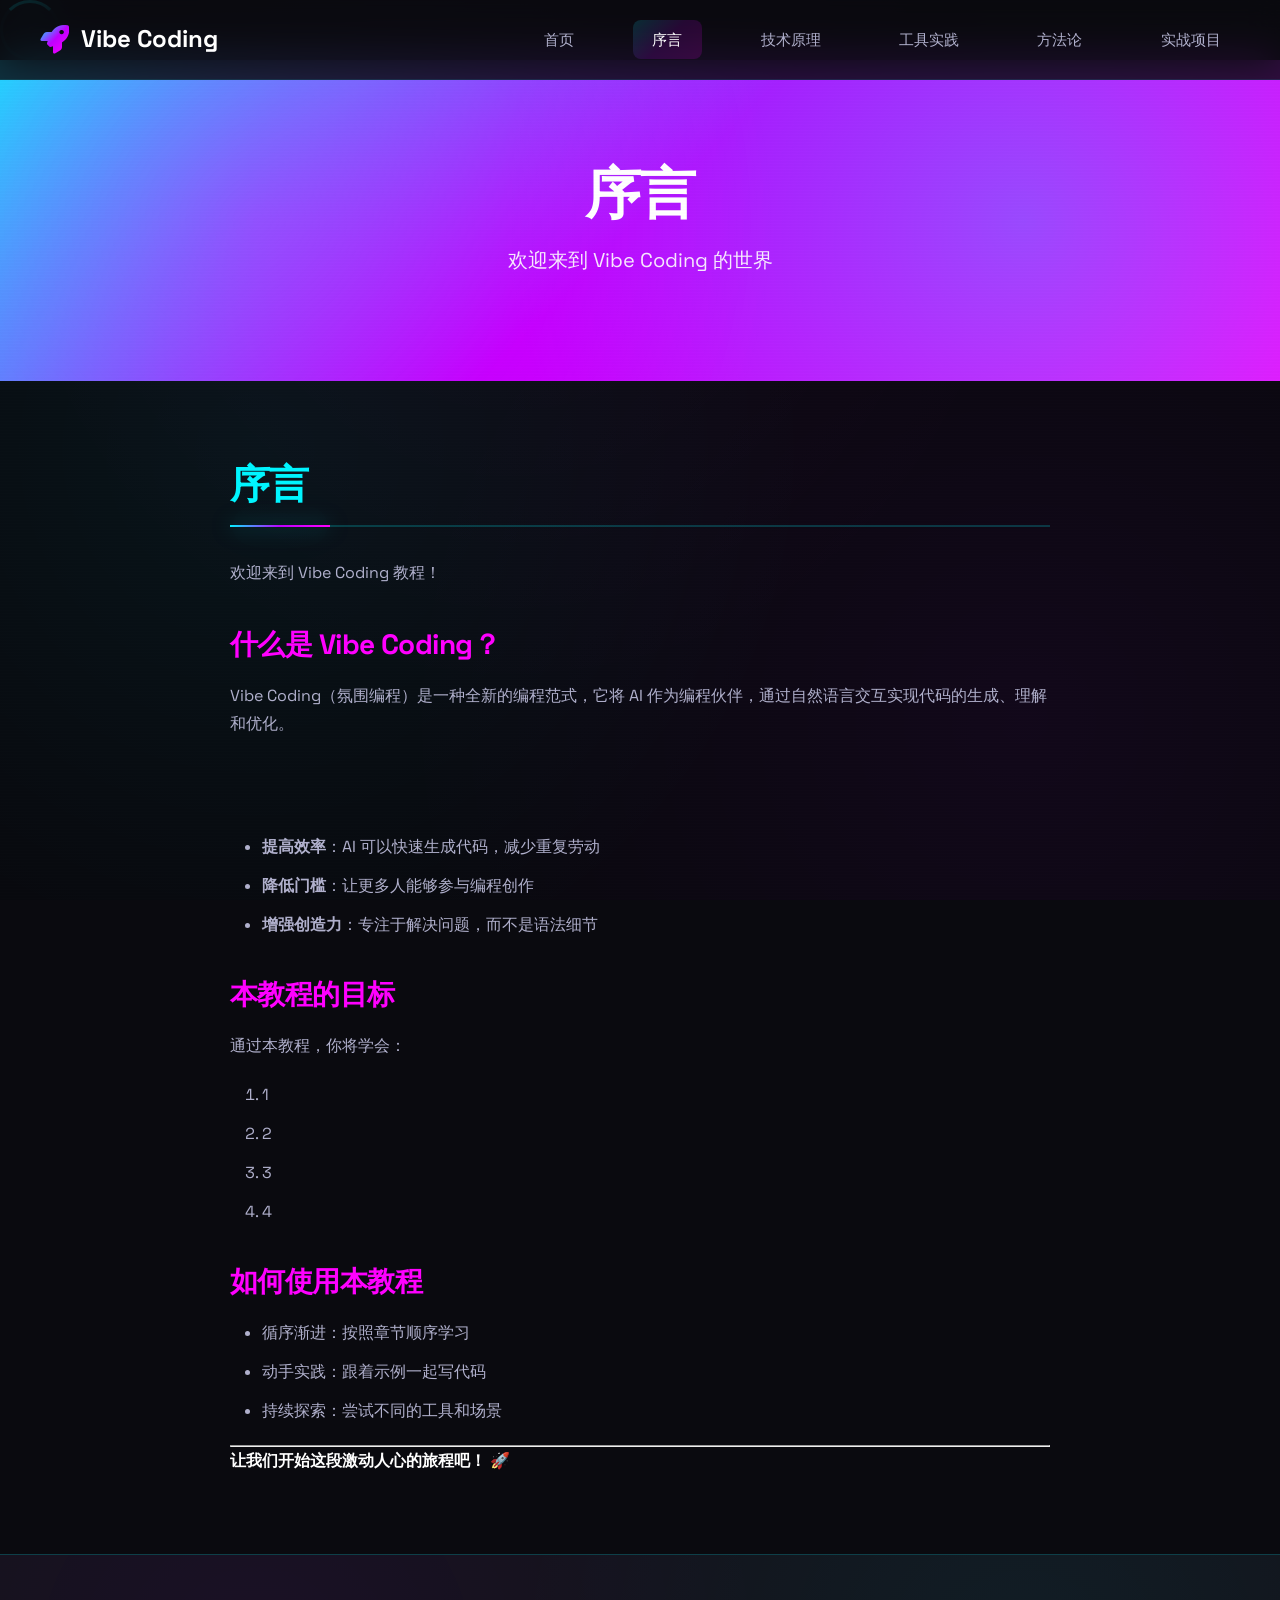
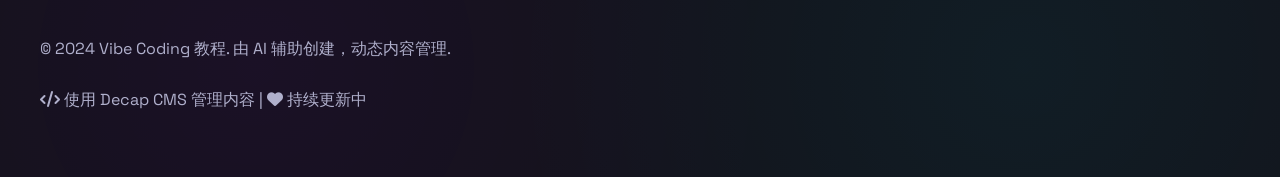
<file: website/pages/part0.html>
<!DOCTYPE html>
<html lang="zh-CN">
<head>
    <meta charset="UTF-8">
    <meta name="viewport" content="width=device-width, initial-scale=1.0">
    <title>序言 - Vibe Coding 教程</title>
    <link rel="stylesheet" href="../css/style.css">
    <link rel="stylesheet" href="https://cdnjs.cloudflare.com/ajax/libs/font-awesome/6.4.0/css/all.min.css">
</head>
<body>
    <!-- 加载屏幕 -->
    <div id="loading-screen">
        <div class="loader"></div>
    </div>

    <!-- 导航栏 -->
    <nav class="navbar" id="navbar">
        <div class="container">
            <div class="nav-brand">
                <i class="fas fa-rocket"></i>
                <span>Vibe Coding</span>
            </div>
            <ul class="nav-menu" id="nav-menu">
                <li><a href="../index.html">首页</a></li>
                <li><a href="part0.html" class="active">序言</a></li>
                <li><a href="part1.html">技术原理</a></li>
                <li><a href="part2.html">工具实践</a></li>
                <li><a href="part3.html">方法论</a></li>
                <li><a href="part4.html">实战项目</a></li>
            </ul>
            <div class="nav-toggle" id="nav-toggle">
                <span></span>
                <span></span>
                <span></span>
            </div>
        </div>
    </nav>

    <!-- 页面头部 -->
    <header class="page-header">
        <div class="container">
            <h1 id="page-title">序言</h1>
            <p id="page-description">欢迎来到 Vibe Coding 的世界</p>
            <div id="tags-container" class="tags"></div>
        </div>
    </header>

    <!-- 主要内容 - 动态加载 -->
    <main class="content-section">
        <div class="container">
            <div id="content-container">
                <div class="loading">正在加载内容...</div>
            </div>
        </div>
    </main>

    <!-- 返回顶部按钮 -->
    <button id="back-to-top" class="back-to-top">
        <i class="fas fa-arrow-up"></i>
    </button>

    <!-- 页脚 -->
    <footer class="footer">
        <div class="container">
            <p>&copy; 2024 Vibe Coding 教程. 由 AI 辅助创建，动态内容管理.</p>
            <p class="footer-note">
                <i class="fas fa-code"></i> 使用 Decap CMS 管理内容 |
                <i class="fas fa-heart"></i> 持续更新中
            </p>
        </div>
    </footer>

    <!-- Scripts -->
    <script src="../js/main.js"></script>
    <script src="../js/content-loader.js?v=2"></script>
</body>
</html>
</file>
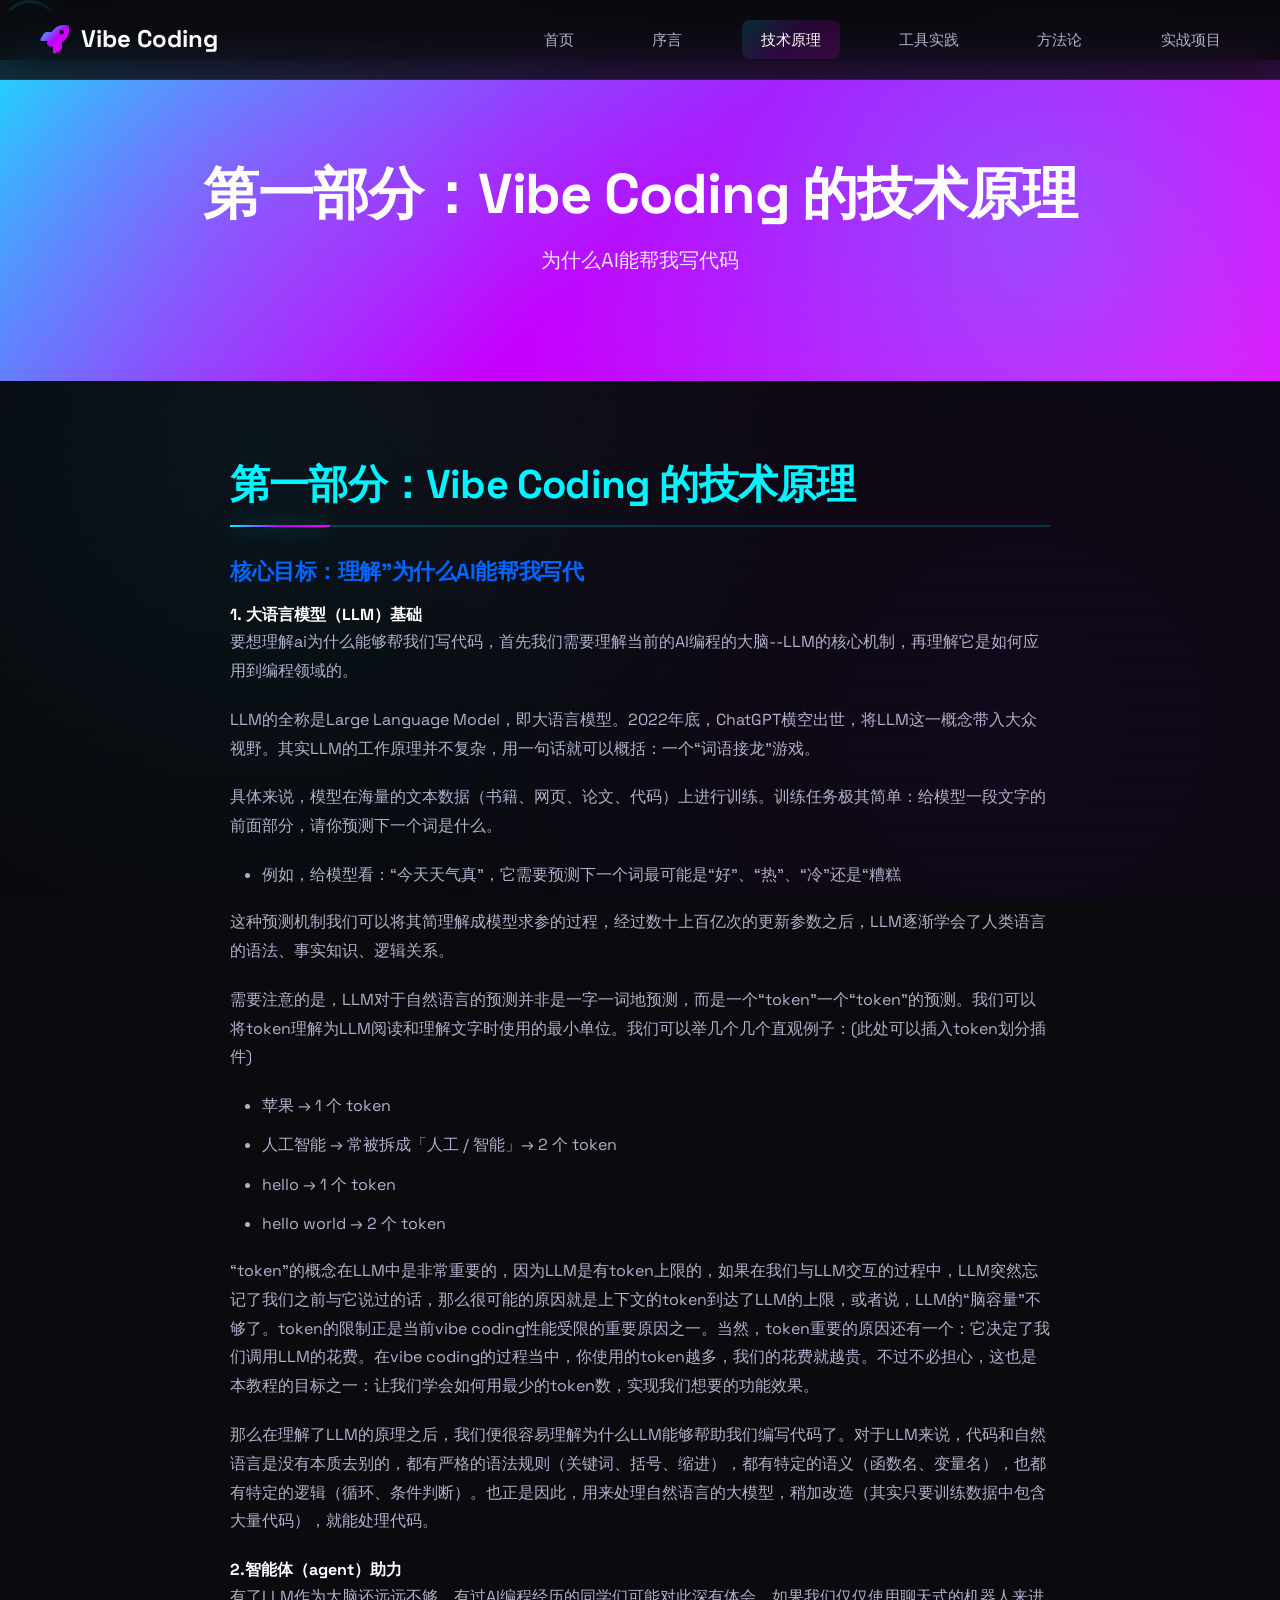
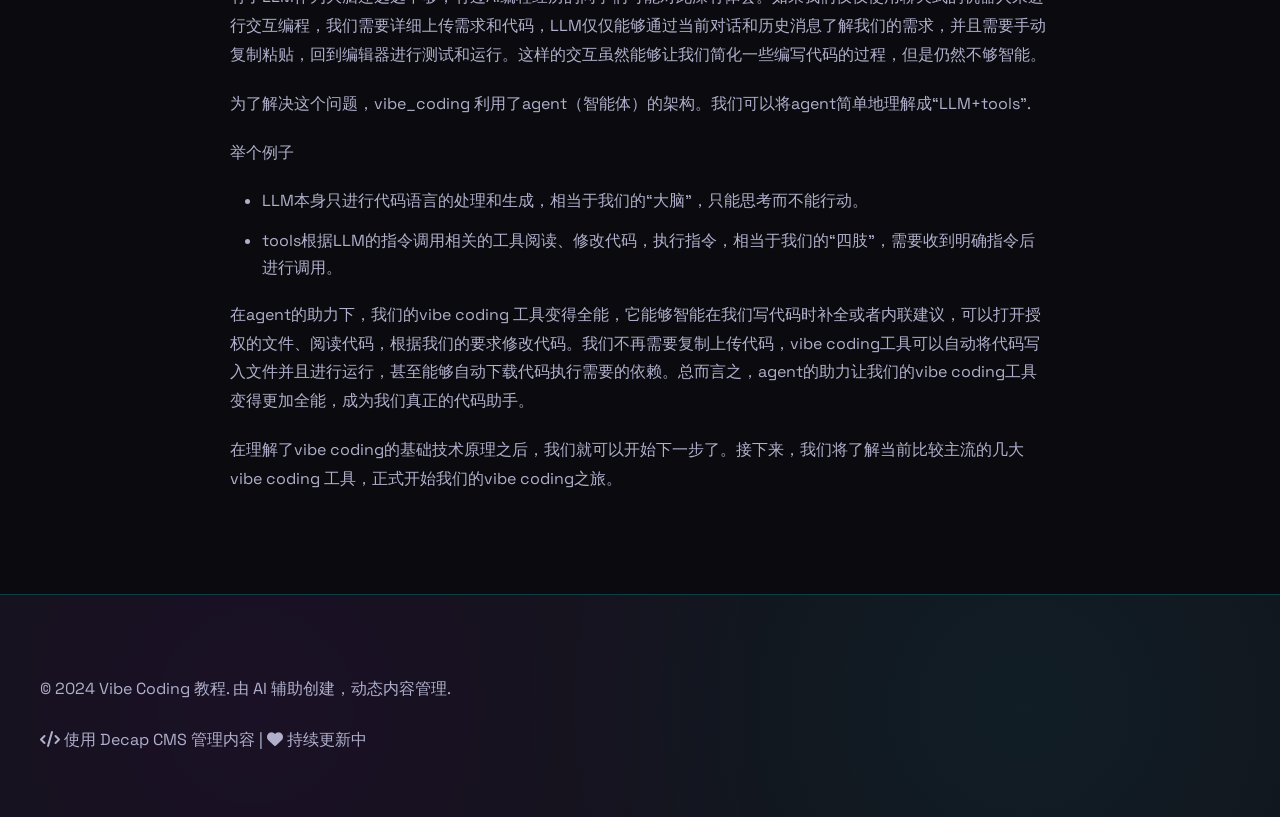
<file: website/pages/part1.html>
<!DOCTYPE html>
<html lang="zh-CN">
<head>
    <meta charset="UTF-8">
    <meta name="viewport" content="width=device-width, initial-scale=1.0">
    <title>第一部分：技术原理 - Vibe Coding 教程</title>
    <link rel="stylesheet" href="../css/style.css">
    <link rel="stylesheet" href="https://cdnjs.cloudflare.com/ajax/libs/font-awesome/6.4.0/css/all.min.css">
</head>
<body>
    <!-- 加载屏幕 -->
    <div id="loading-screen">
        <div class="loader"></div>
    </div>

    <!-- 导航栏 -->
    <nav class="navbar" id="navbar">
        <div class="container">
            <div class="nav-brand">
                <i class="fas fa-rocket"></i>
                <span>Vibe Coding</span>
            </div>
            <ul class="nav-menu" id="nav-menu">
                <li><a href="../index.html">首页</a></li>
                <li><a href="part0.html">序言</a></li>
                <li><a href="part1.html" class="active">技术原理</a></li>
                <li><a href="part2.html">工具实践</a></li>
                <li><a href="part3.html">方法论</a></li>
                <li><a href="part4.html">实战项目</a></li>
            </ul>
            <div class="nav-toggle" id="nav-toggle">
                <span></span>
                <span></span>
                <span></span>
            </div>
        </div>
    </nav>

    <!-- 页面头部 -->
    <header class="page-header">
        <div class="container">
            <h1 id="page-title">第一部分：Vibe Coding 的技术原理</h1>
            <p id="page-description">理解"为什么AI能帮我写代码"</p>
            <div id="tags-container" class="tags"></div>
        </div>
    </header>

    <!-- 主要内容 - 动态加载 -->
    <main class="content-section">
        <div class="container">
            <div id="content-container">
                <div class="loading">正在加载内容...</div>
            </div>
        </div>
    </main>

    <!-- 返回顶部按钮 -->
    <button id="back-to-top" class="back-to-top">
        <i class="fas fa-arrow-up"></i>
    </button>

    <!-- 页脚 -->
    <footer class="footer">
        <div class="container">
            <p>&copy; 2024 Vibe Coding 教程. 由 AI 辅助创建，动态内容管理.</p>
            <p class="footer-note">
                <i class="fas fa-code"></i> 使用 Decap CMS 管理内容 |
                <i class="fas fa-heart"></i> 持续更新中
            </p>
        </div>
    </footer>

    <!-- Scripts -->
    <script src="../js/main.js"></script>
    <script src="../js/content-loader.js?v=2"></script>
</body>
</html>
</file>
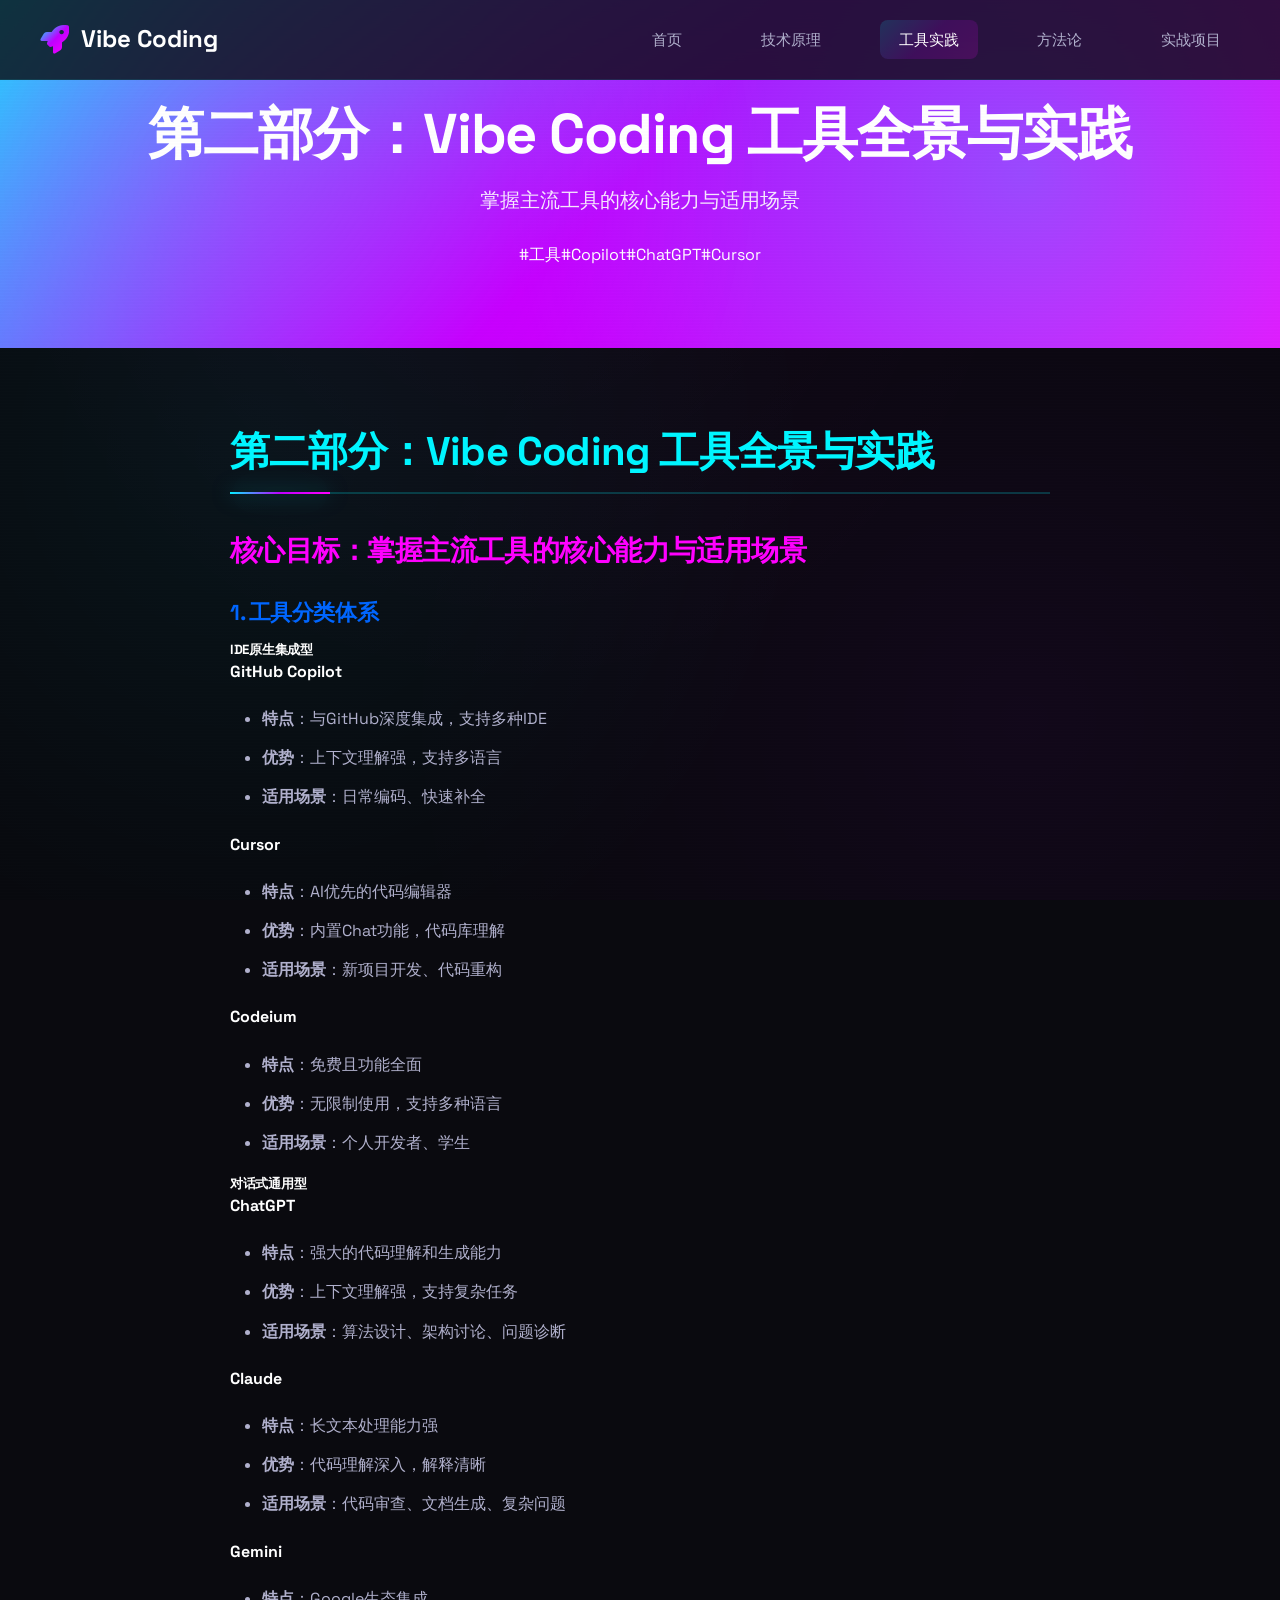
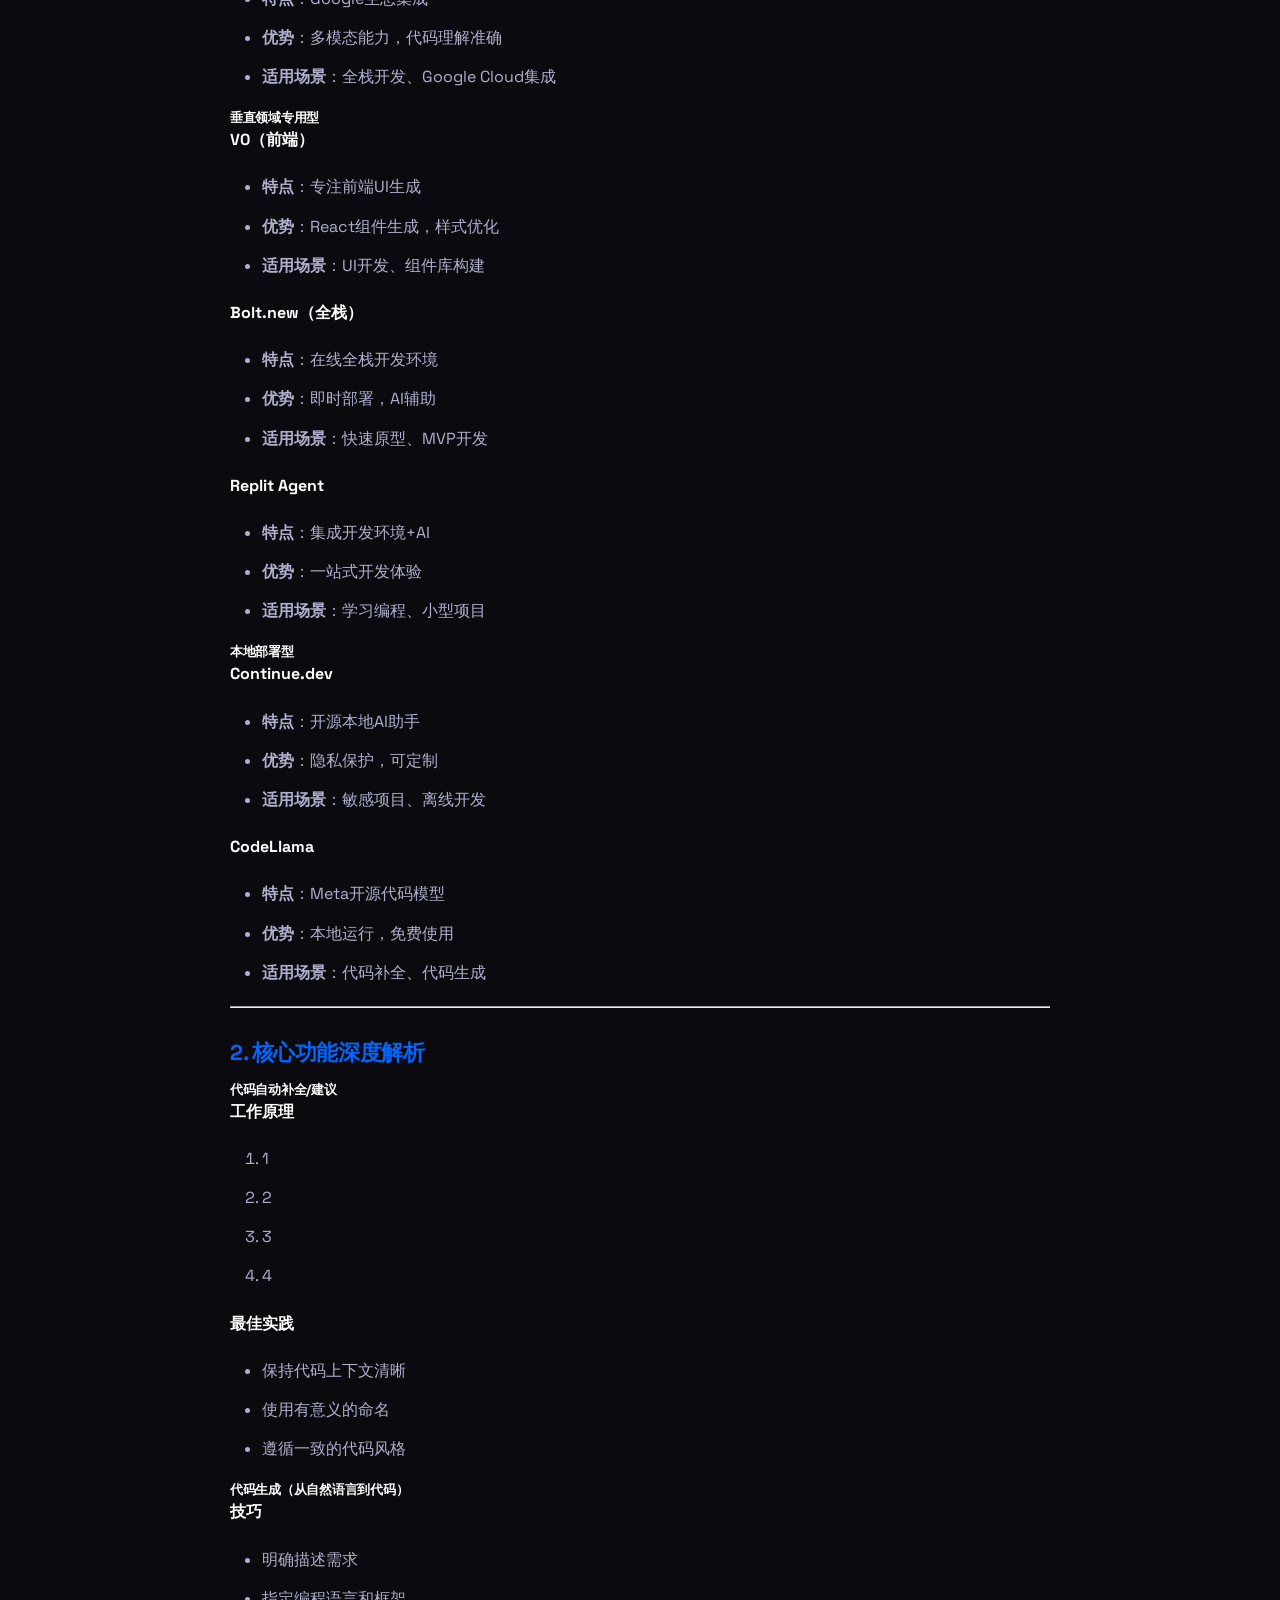
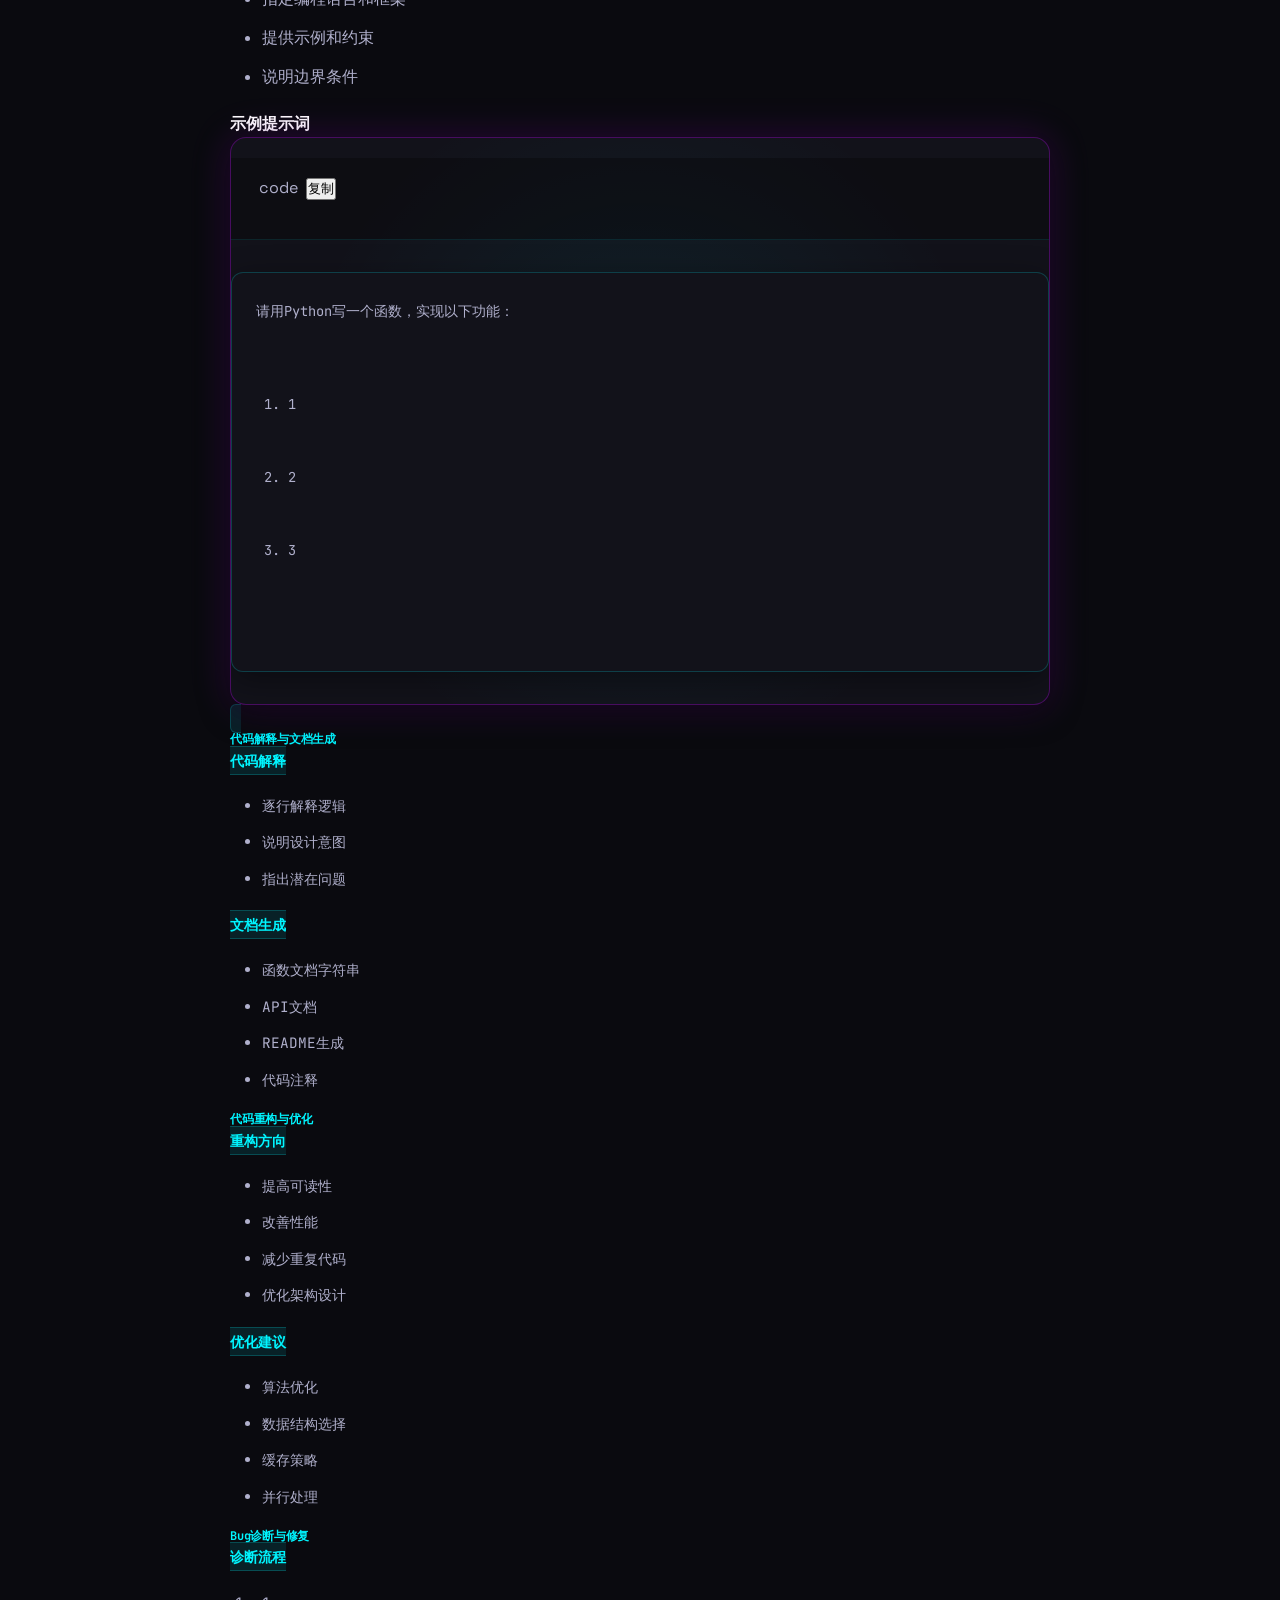
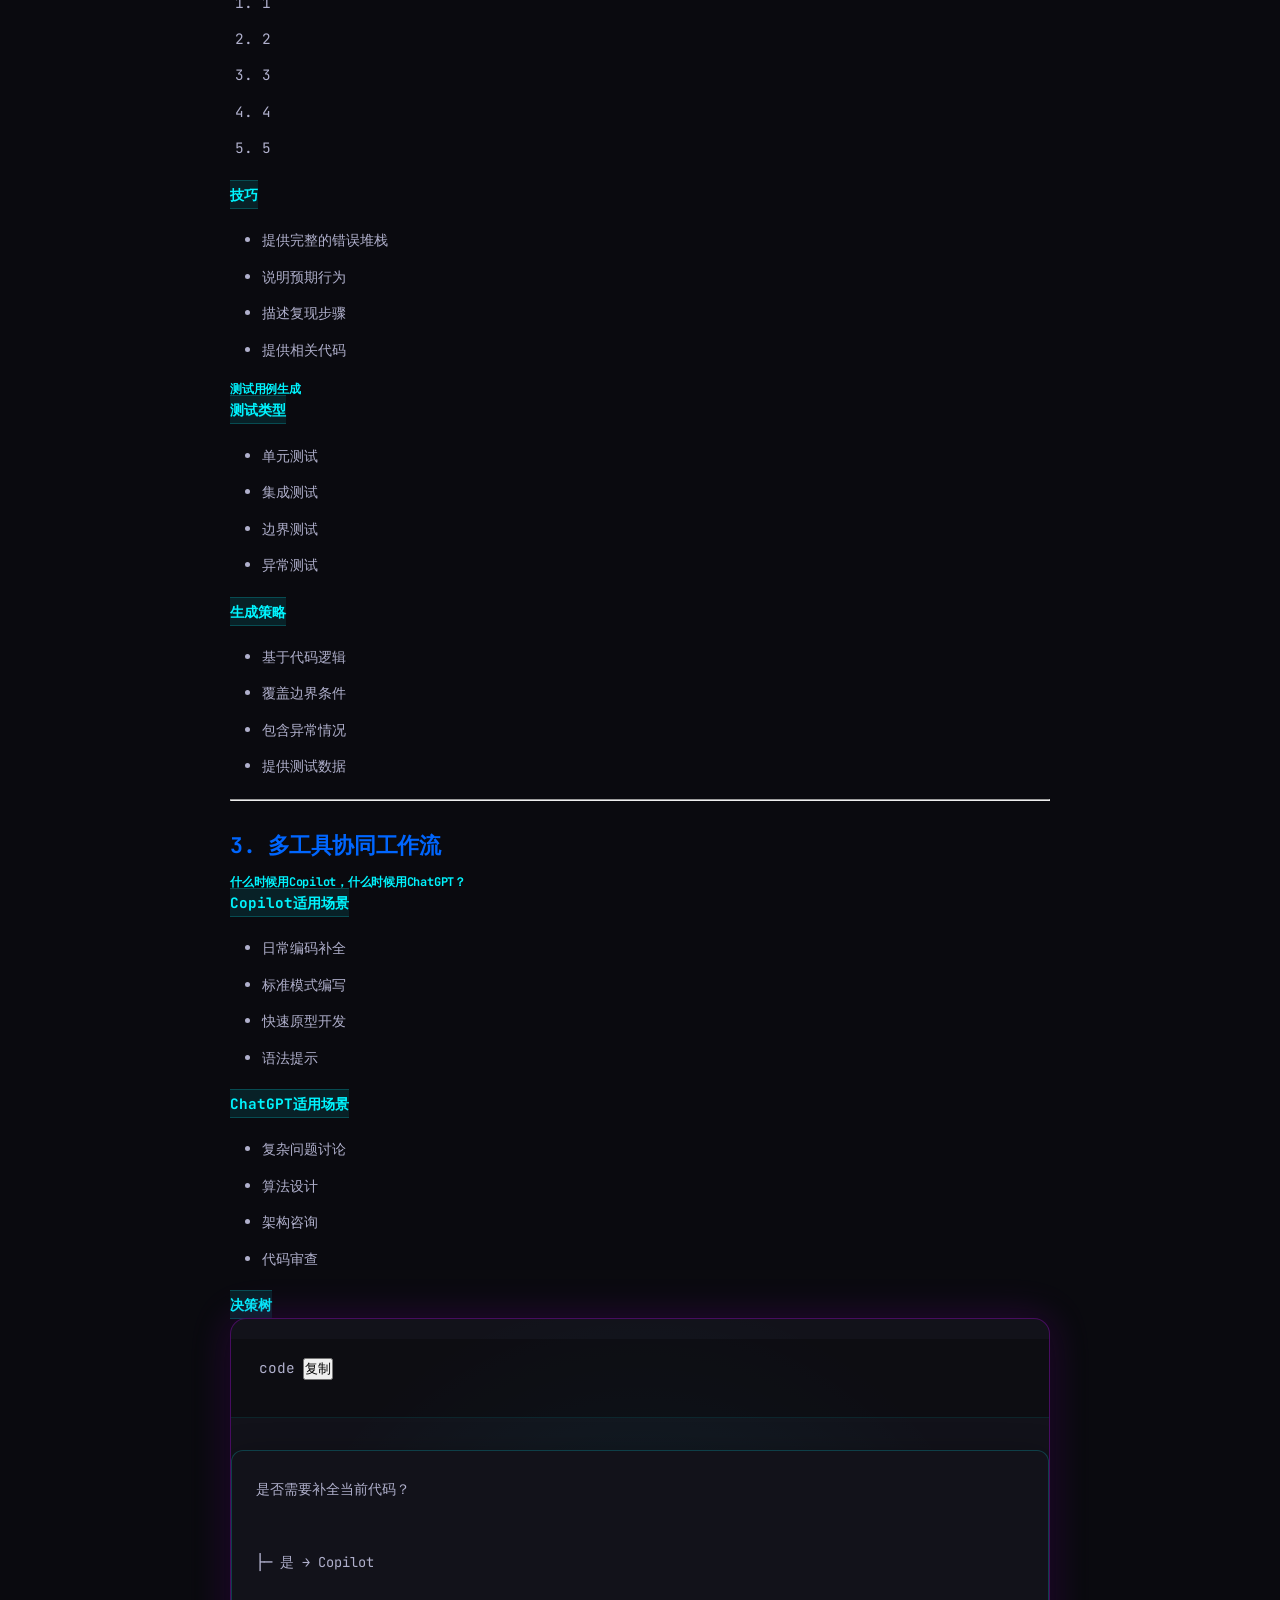
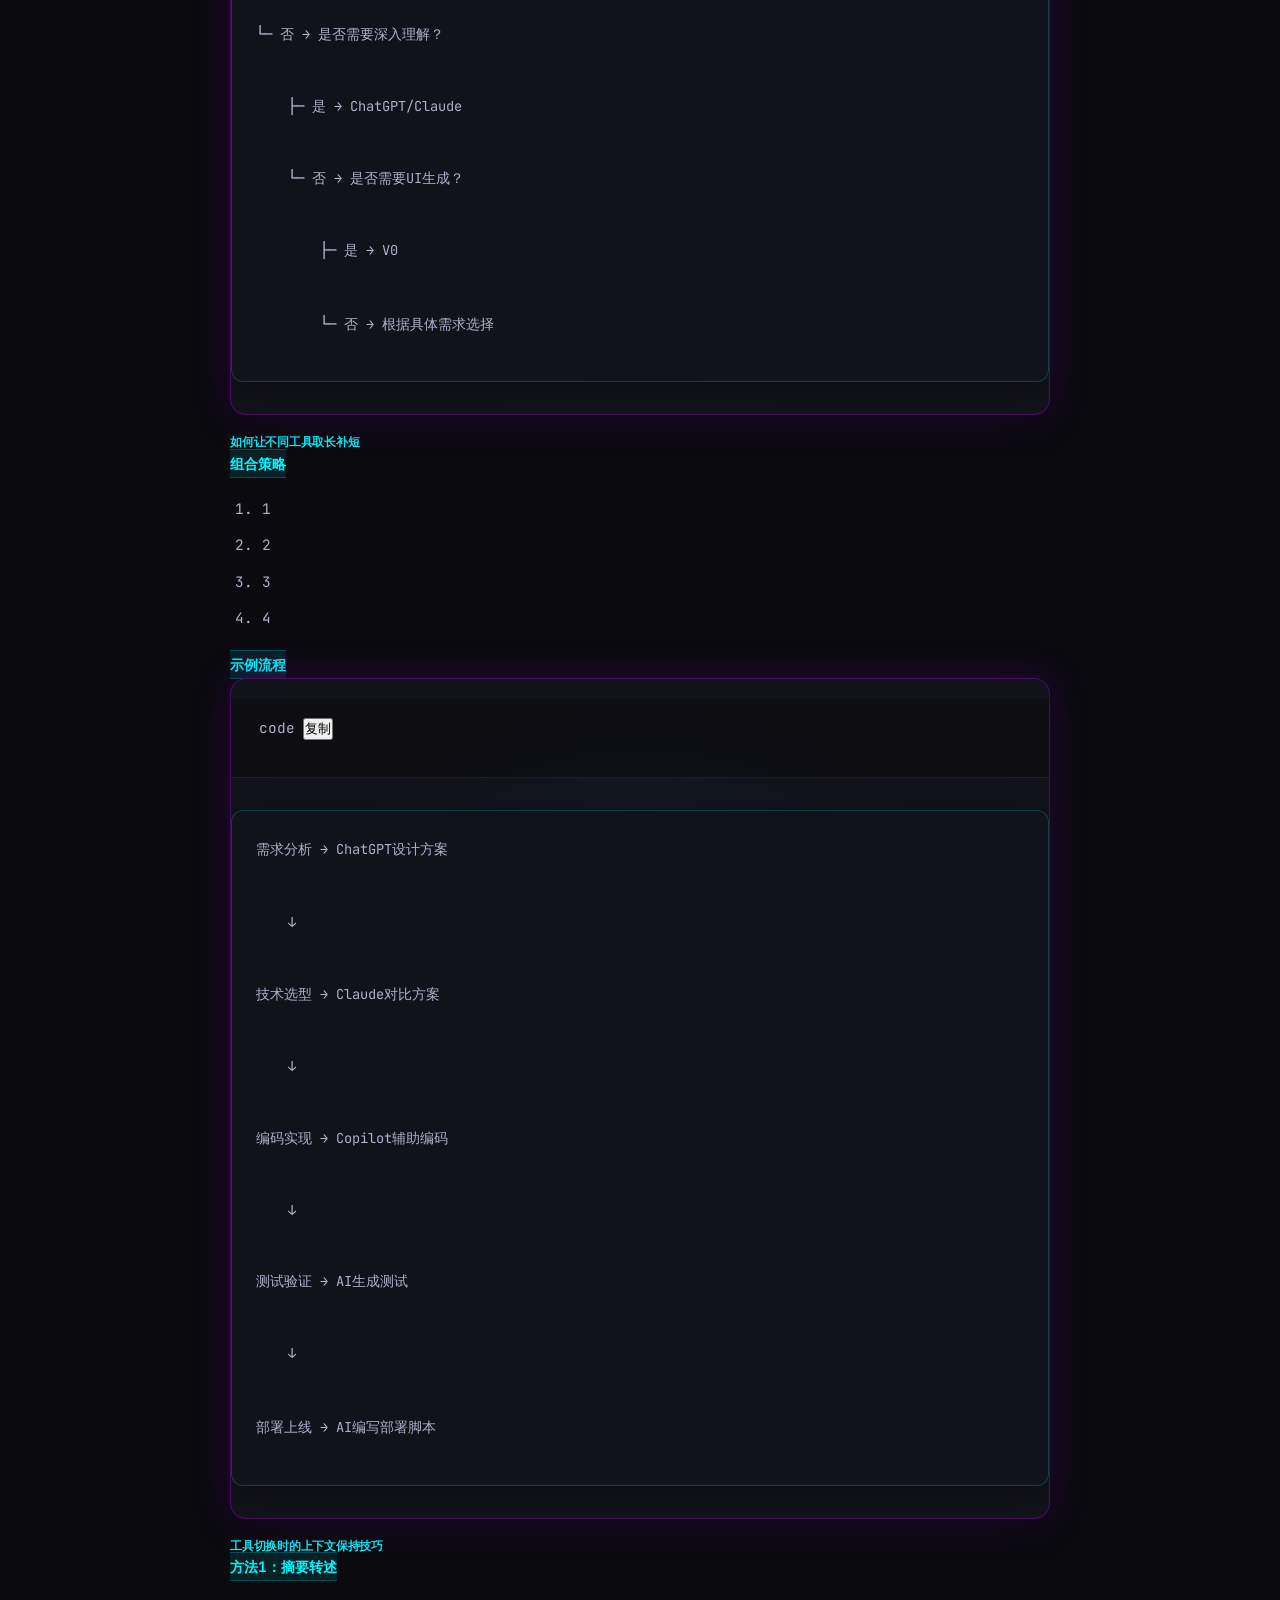
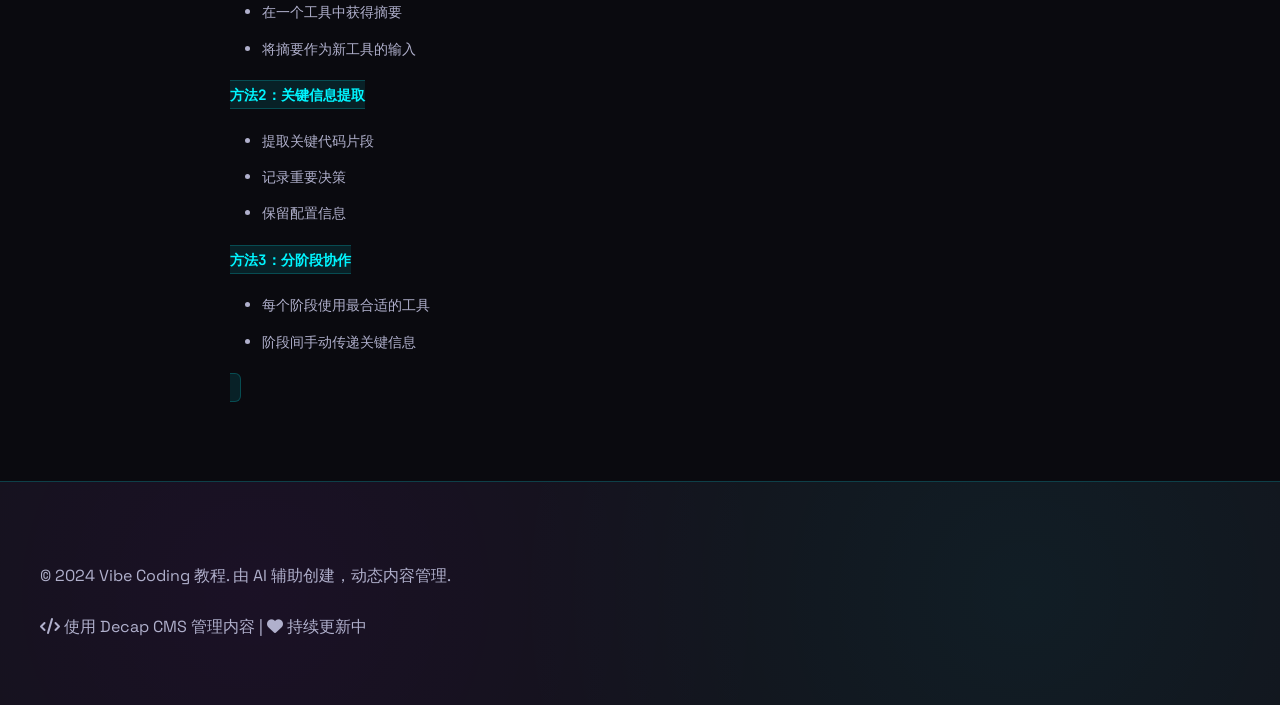
<file: website/pages/part2.html>
<!DOCTYPE html>
<html lang="zh-CN">
<head>
    <meta charset="UTF-8">
    <meta name="viewport" content="width=device-width, initial-scale=1.0">
    <title>第二部分：工具实践 - Vibe Coding 教程</title>
    <link rel="stylesheet" href="../css/style.css">
    <link rel="stylesheet" href="https://cdnjs.cloudflare.com/ajax/libs/font-awesome/6.4.0/css/all.min.css">
</head>
<body>
    <!-- 加载屏幕 -->
    <div id="loading-screen">
        <div class="loader"></div>
    </div>

    <!-- 导航栏 -->
    <nav class="navbar" id="navbar">
        <div class="container">
            <div class="nav-brand">
                <i class="fas fa-rocket"></i>
                <span>Vibe Coding</span>
            </div>
            <ul class="nav-menu" id="nav-menu">
                <li><a href="../index.html">首页</a></li>
                <li><a href="part1.html">技术原理</a></li>
                <li><a href="part2.html" class="active">工具实践</a></li>
                <li><a href="part3.html">方法论</a></li>
                <li><a href="part4.html">实战项目</a></li>
            </ul>
            <div class="nav-toggle" id="nav-toggle">
                <span></span>
                <span></span>
                <span></span>
            </div>
        </div>
    </nav>

    <!-- 页面头部 -->
    <header class="page-header">
        <div class="container">
            <h1 id="page-title">第二部分：Vibe Coding 工具全景与实践</h1>
            <p id="page-description">掌握主流工具的核心能力与适用场景</p>
            <div id="tags-container" class="tags"></div>
        </div>
    </header>

    <!-- 主要内容 - 动态加载 -->
    <main class="content-section">
        <div class="container">
            <div id="content-container">
                <div class="loading">正在加载内容...</div>
            </div>
        </div>
    </main>

    <!-- 返回顶部按钮 -->
    <button id="back-to-top" class="back-to-top">
        <i class="fas fa-arrow-up"></i>
    </button>

    <!-- 页脚 -->
    <footer class="footer">
        <div class="container">
            <p>&copy; 2024 Vibe Coding 教程. 由 AI 辅助创建，动态内容管理.</p>
            <p class="footer-note">
                <i class="fas fa-code"></i> 使用 Decap CMS 管理内容 |
                <i class="fas fa-heart"></i> 持续更新中
            </p>
        </div>
    </footer>

    <!-- Scripts -->
    <script src="../js/main.js"></script>
    <script src="../js/content-loader.js?v=2"></script>
</body>
</html>
</file>
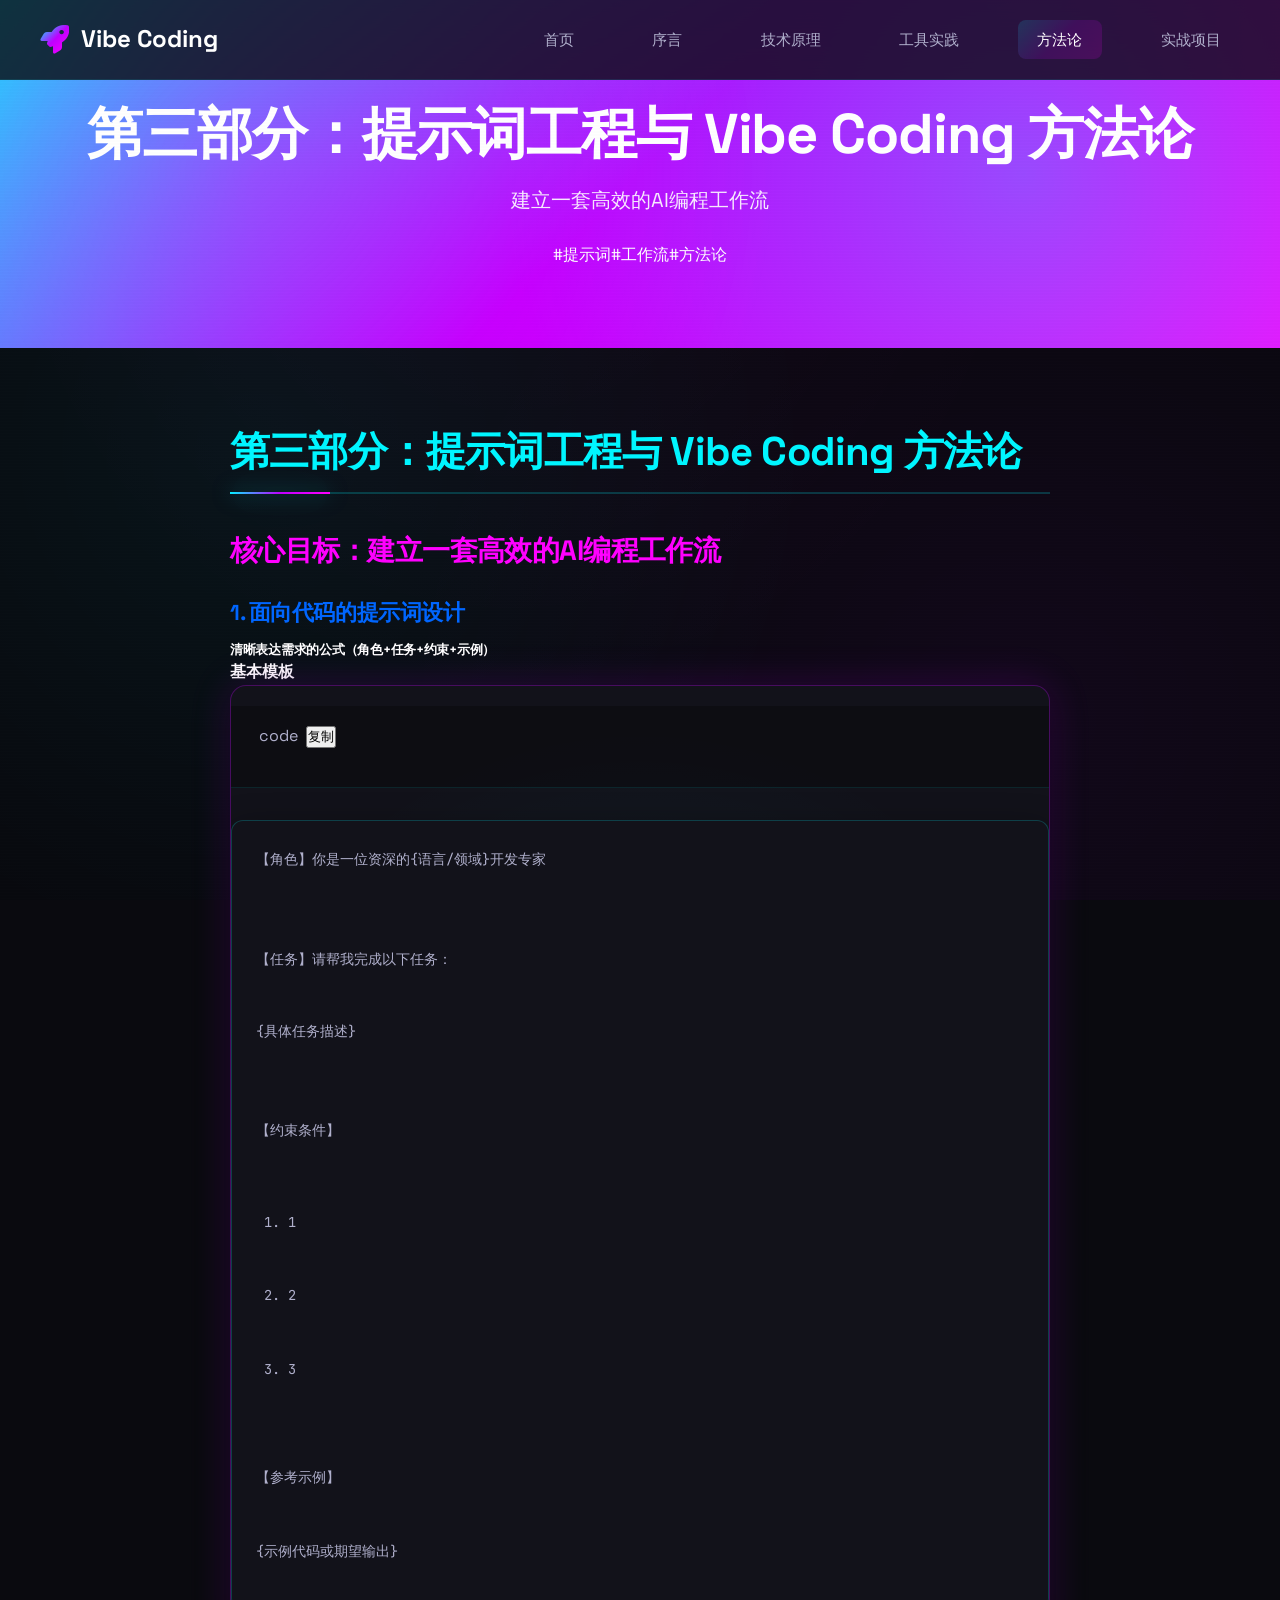
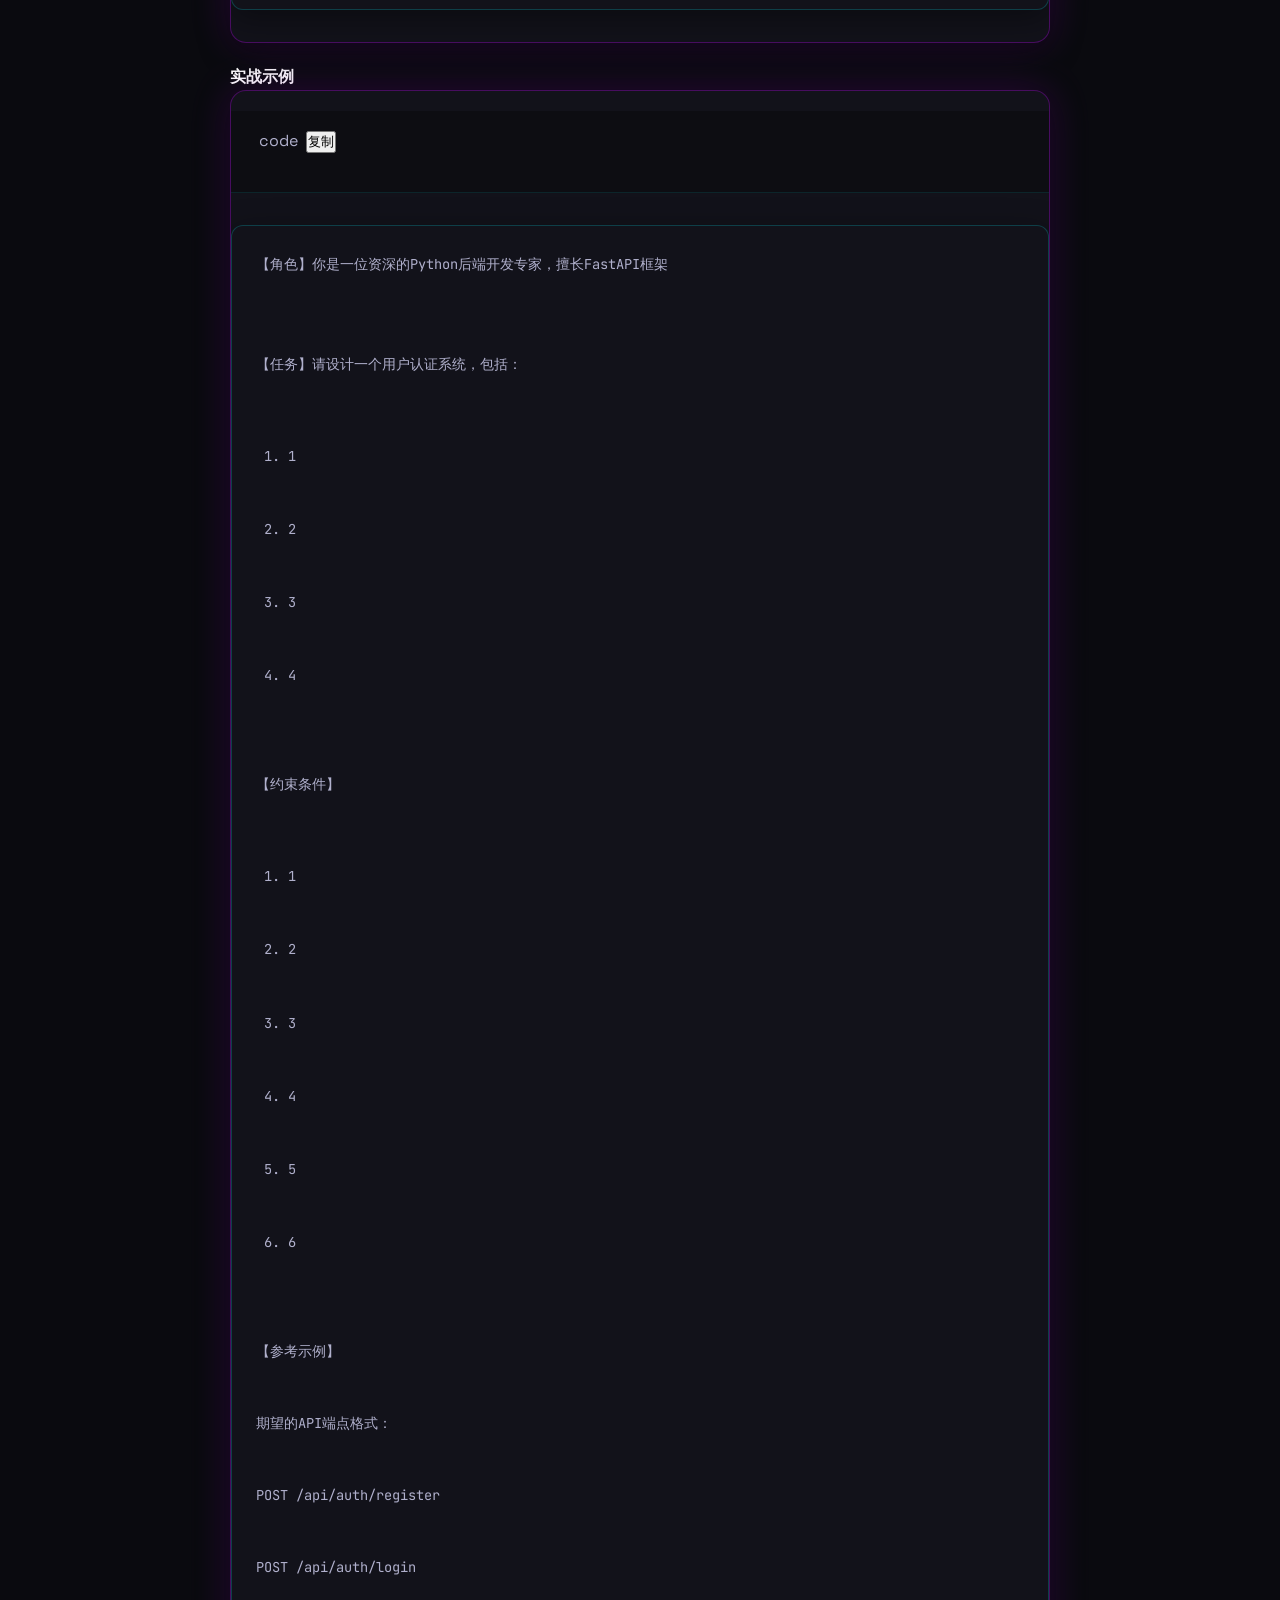
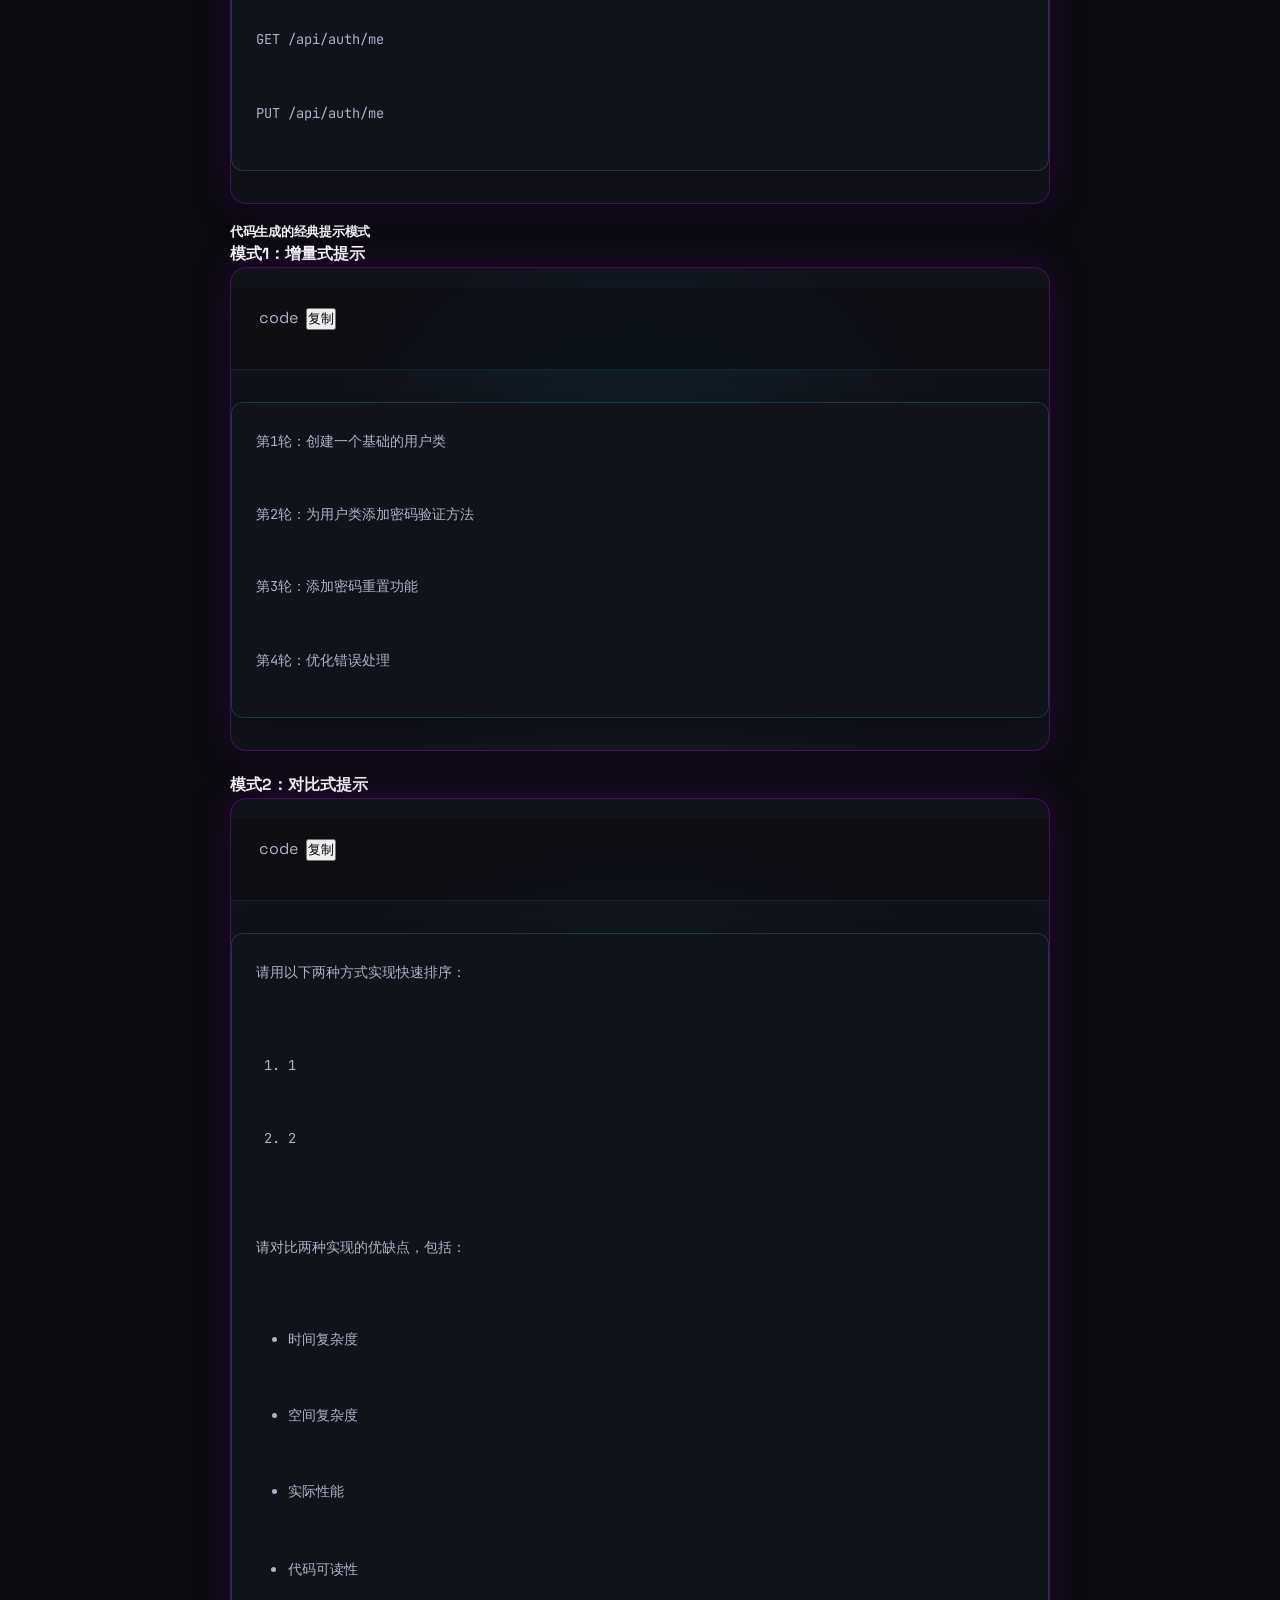
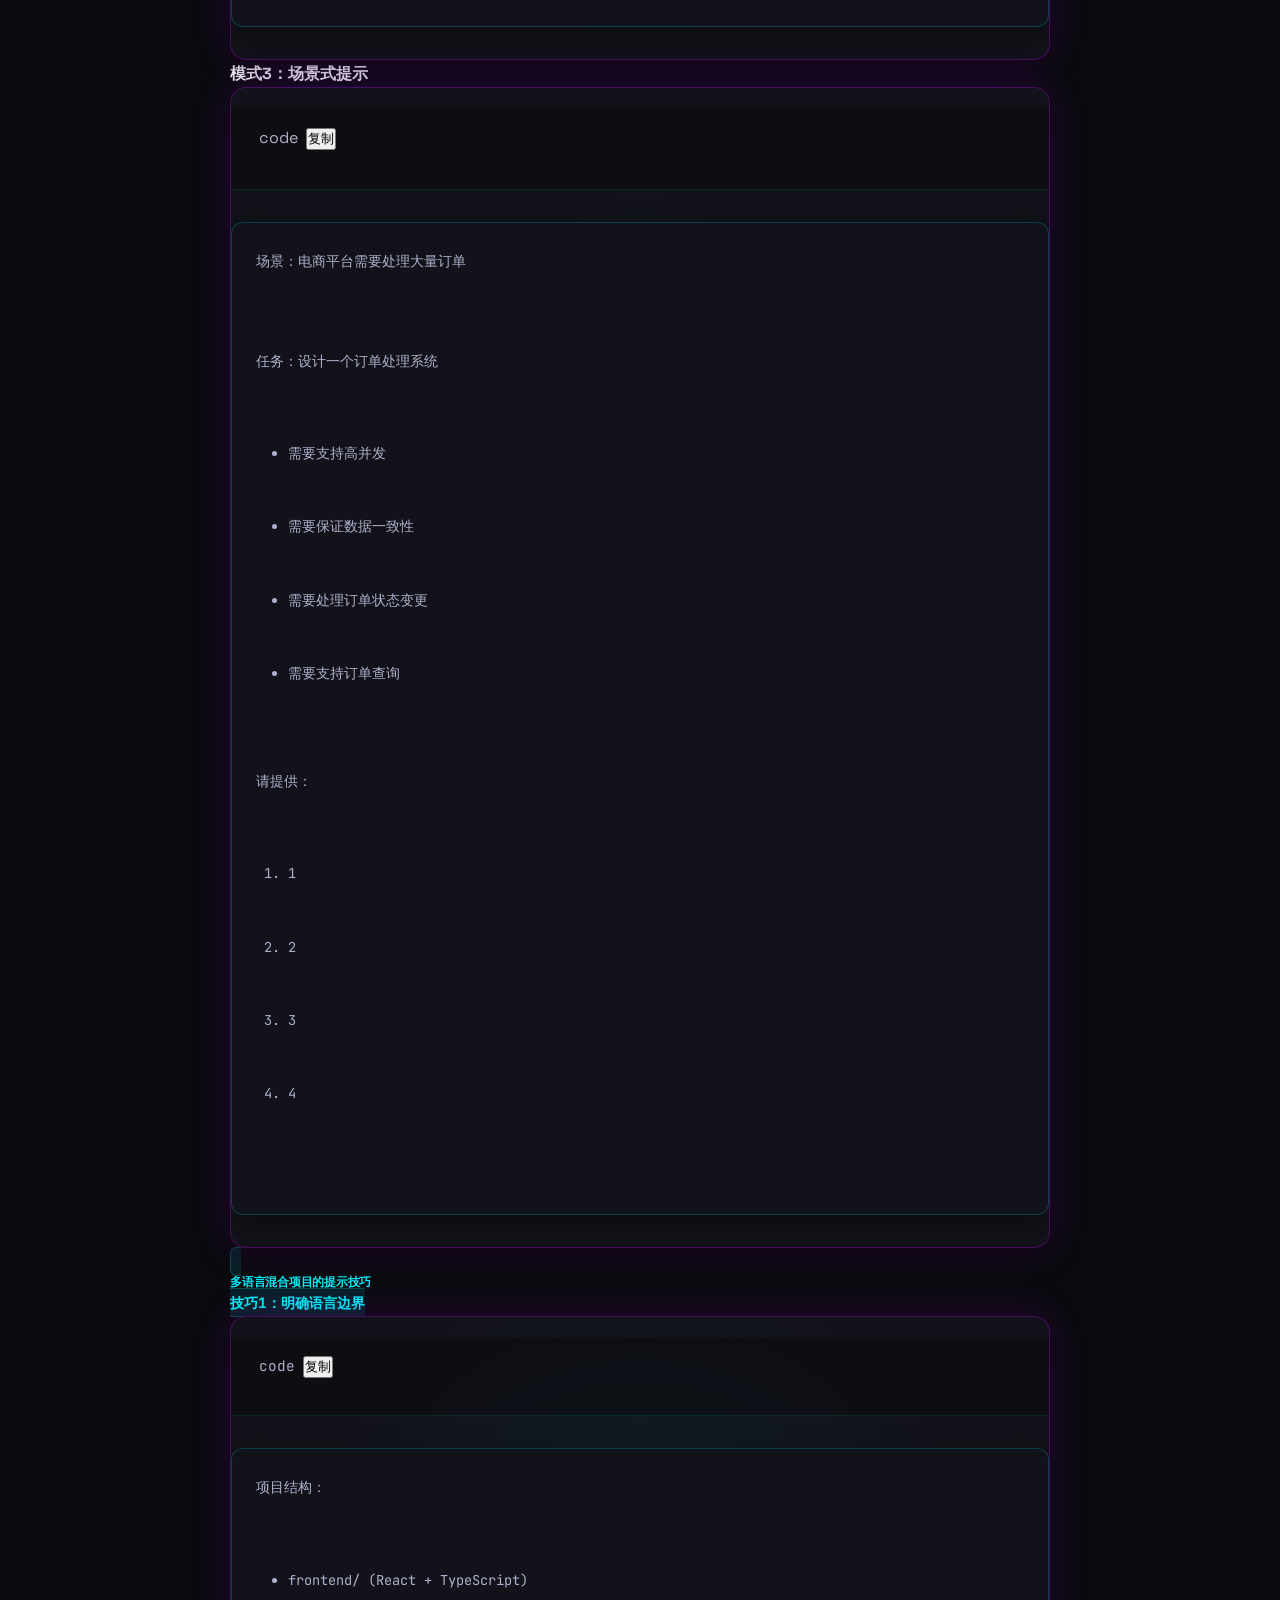
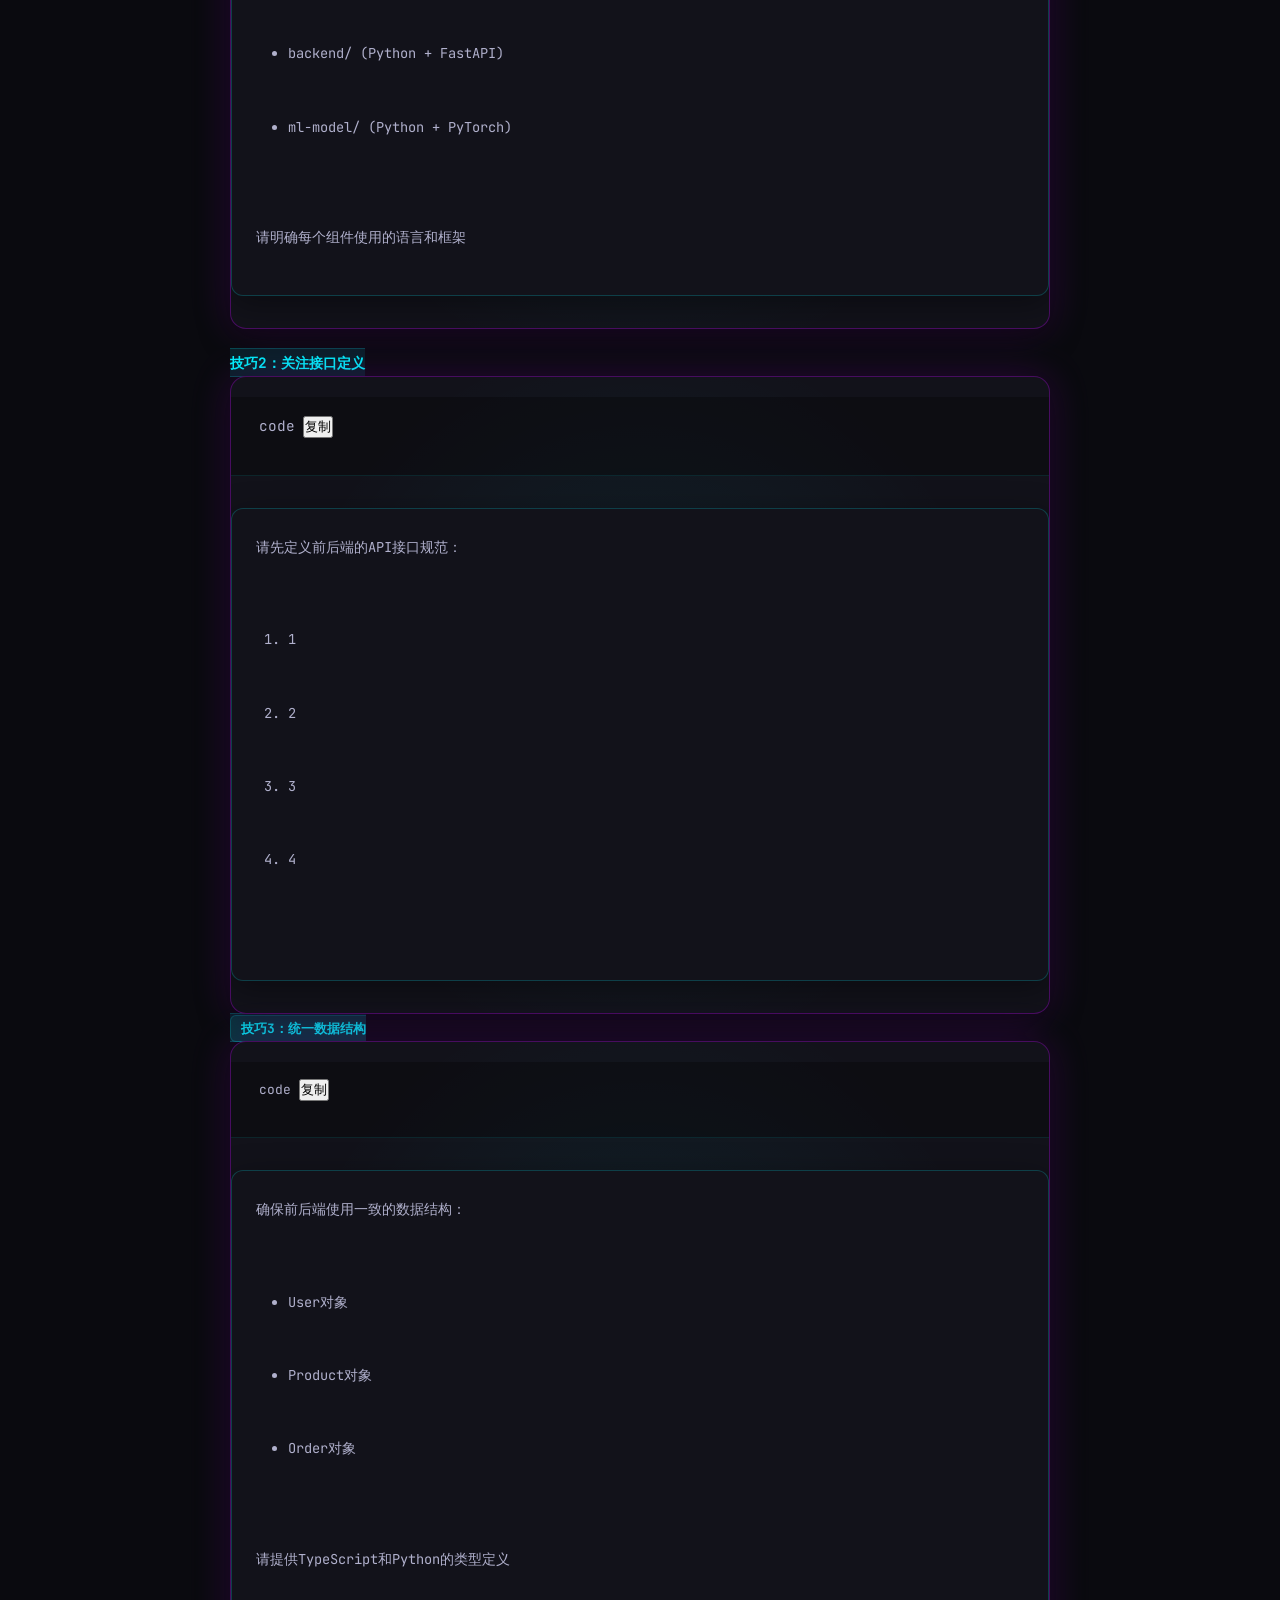
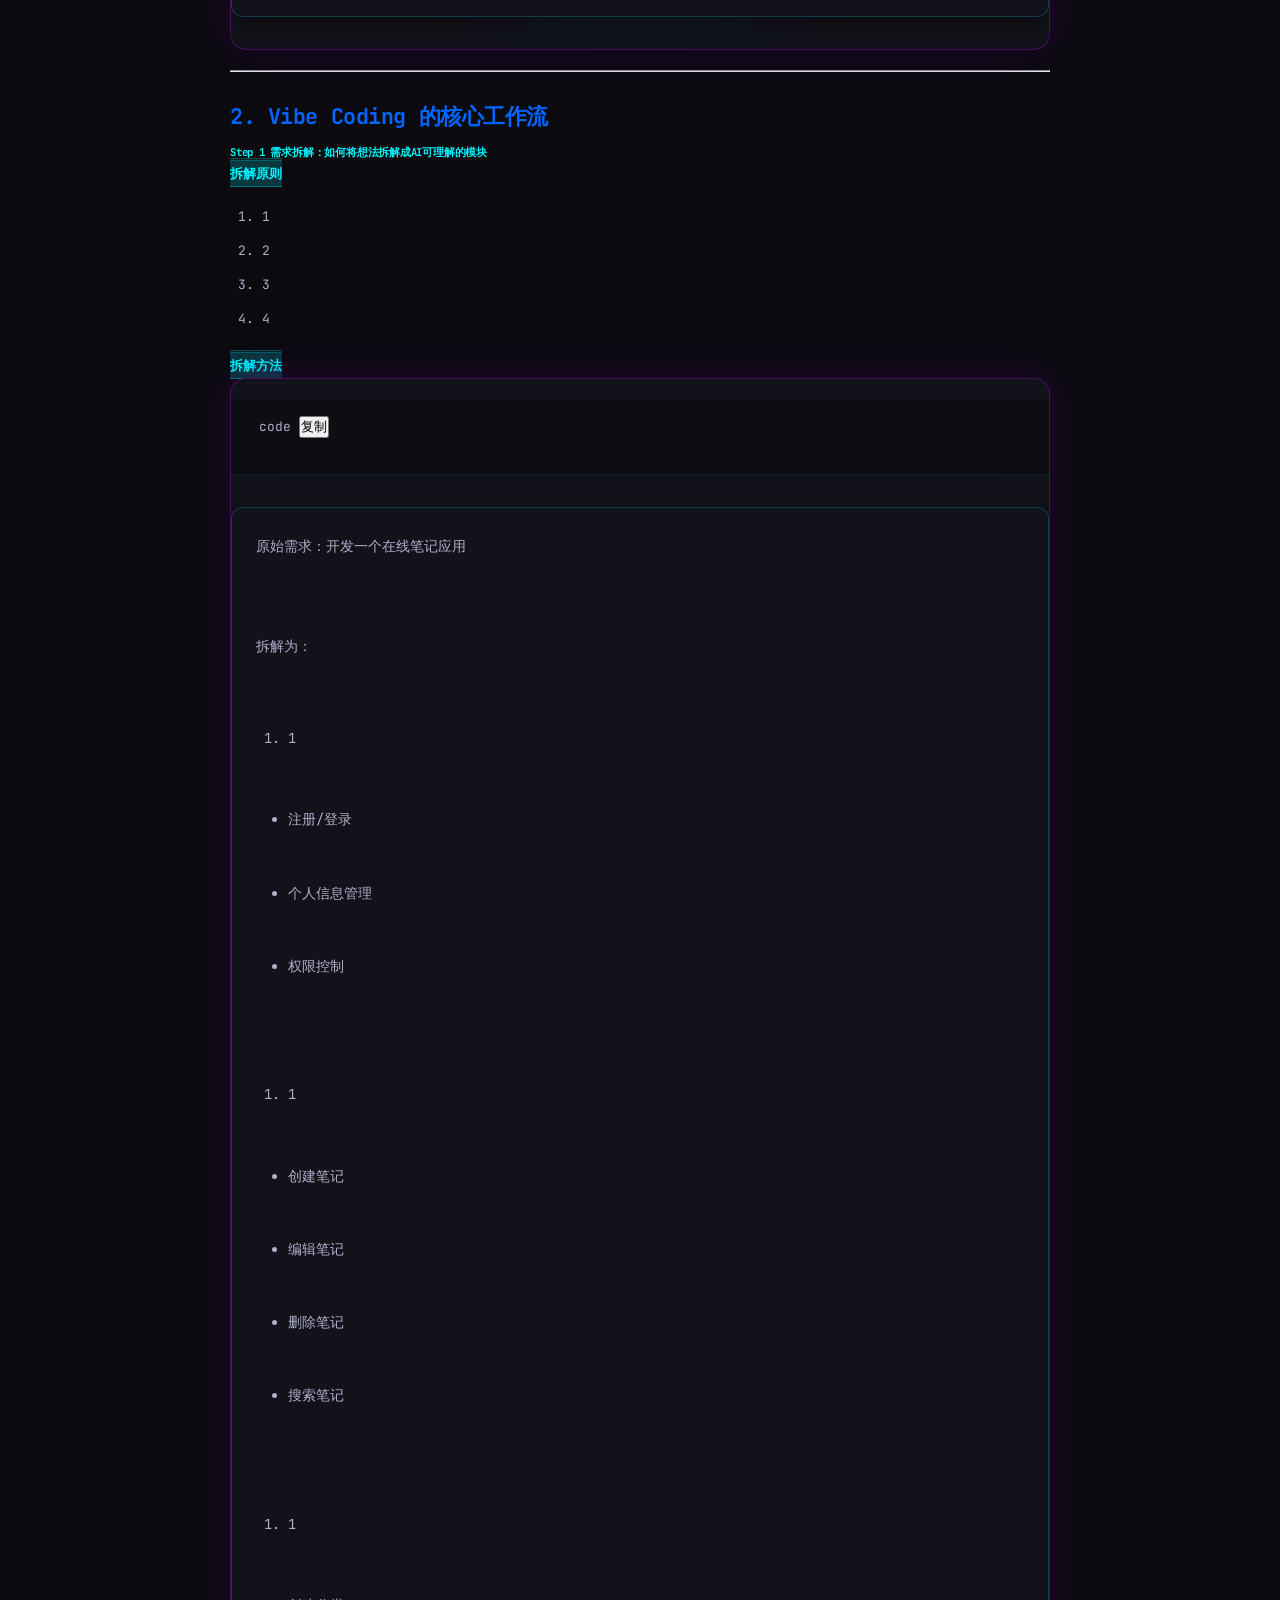
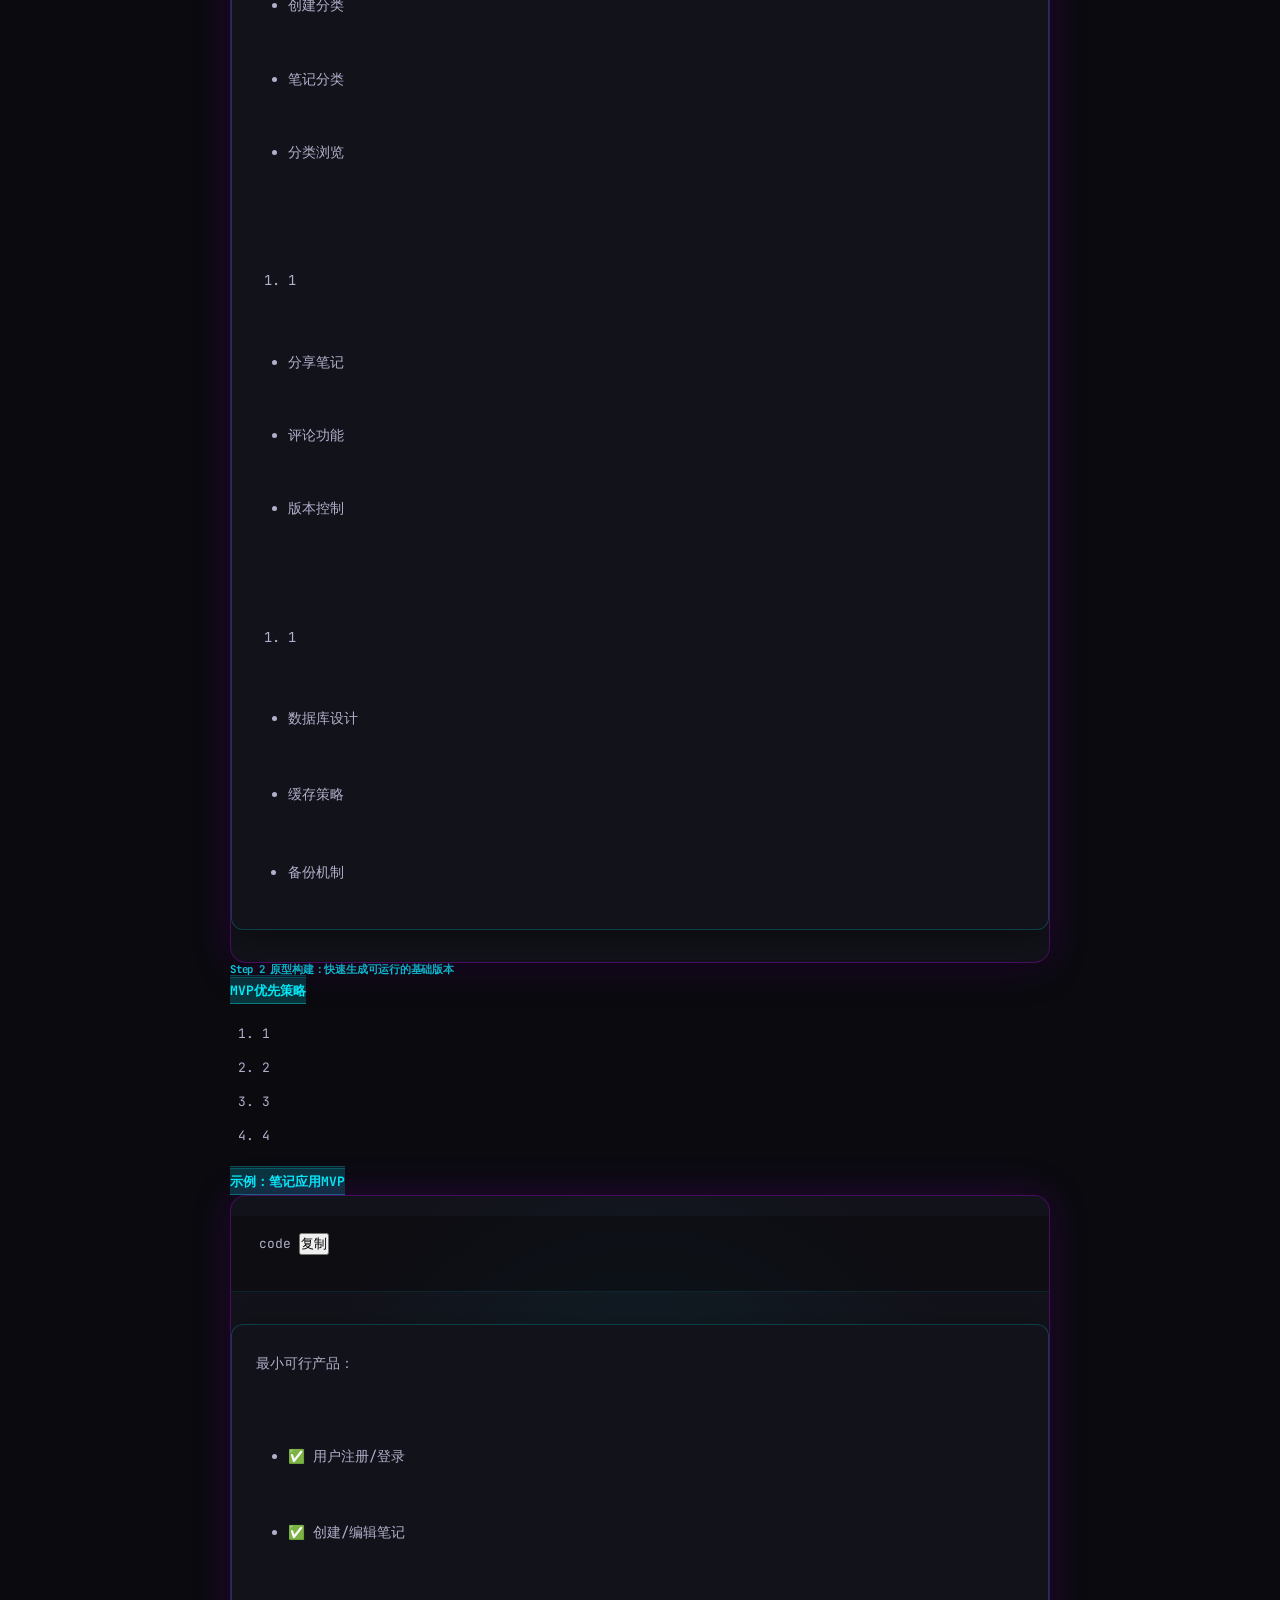
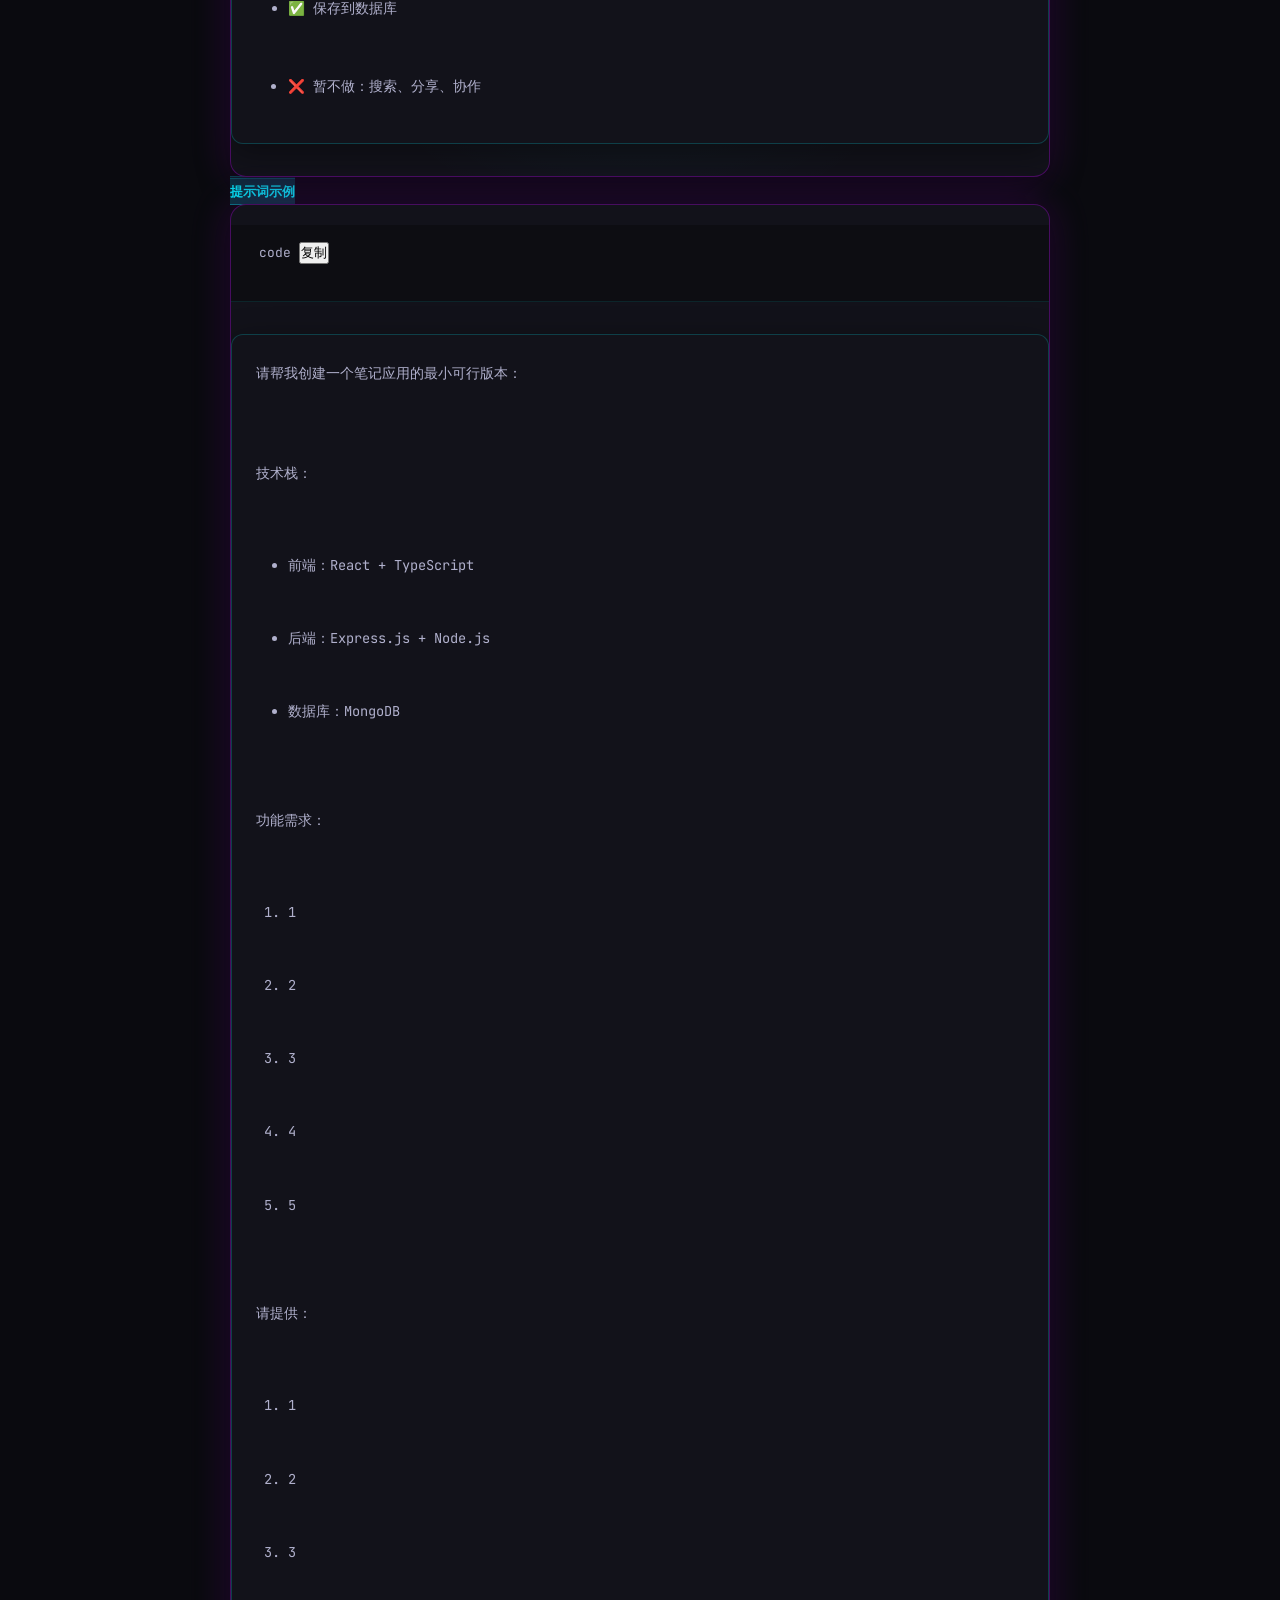
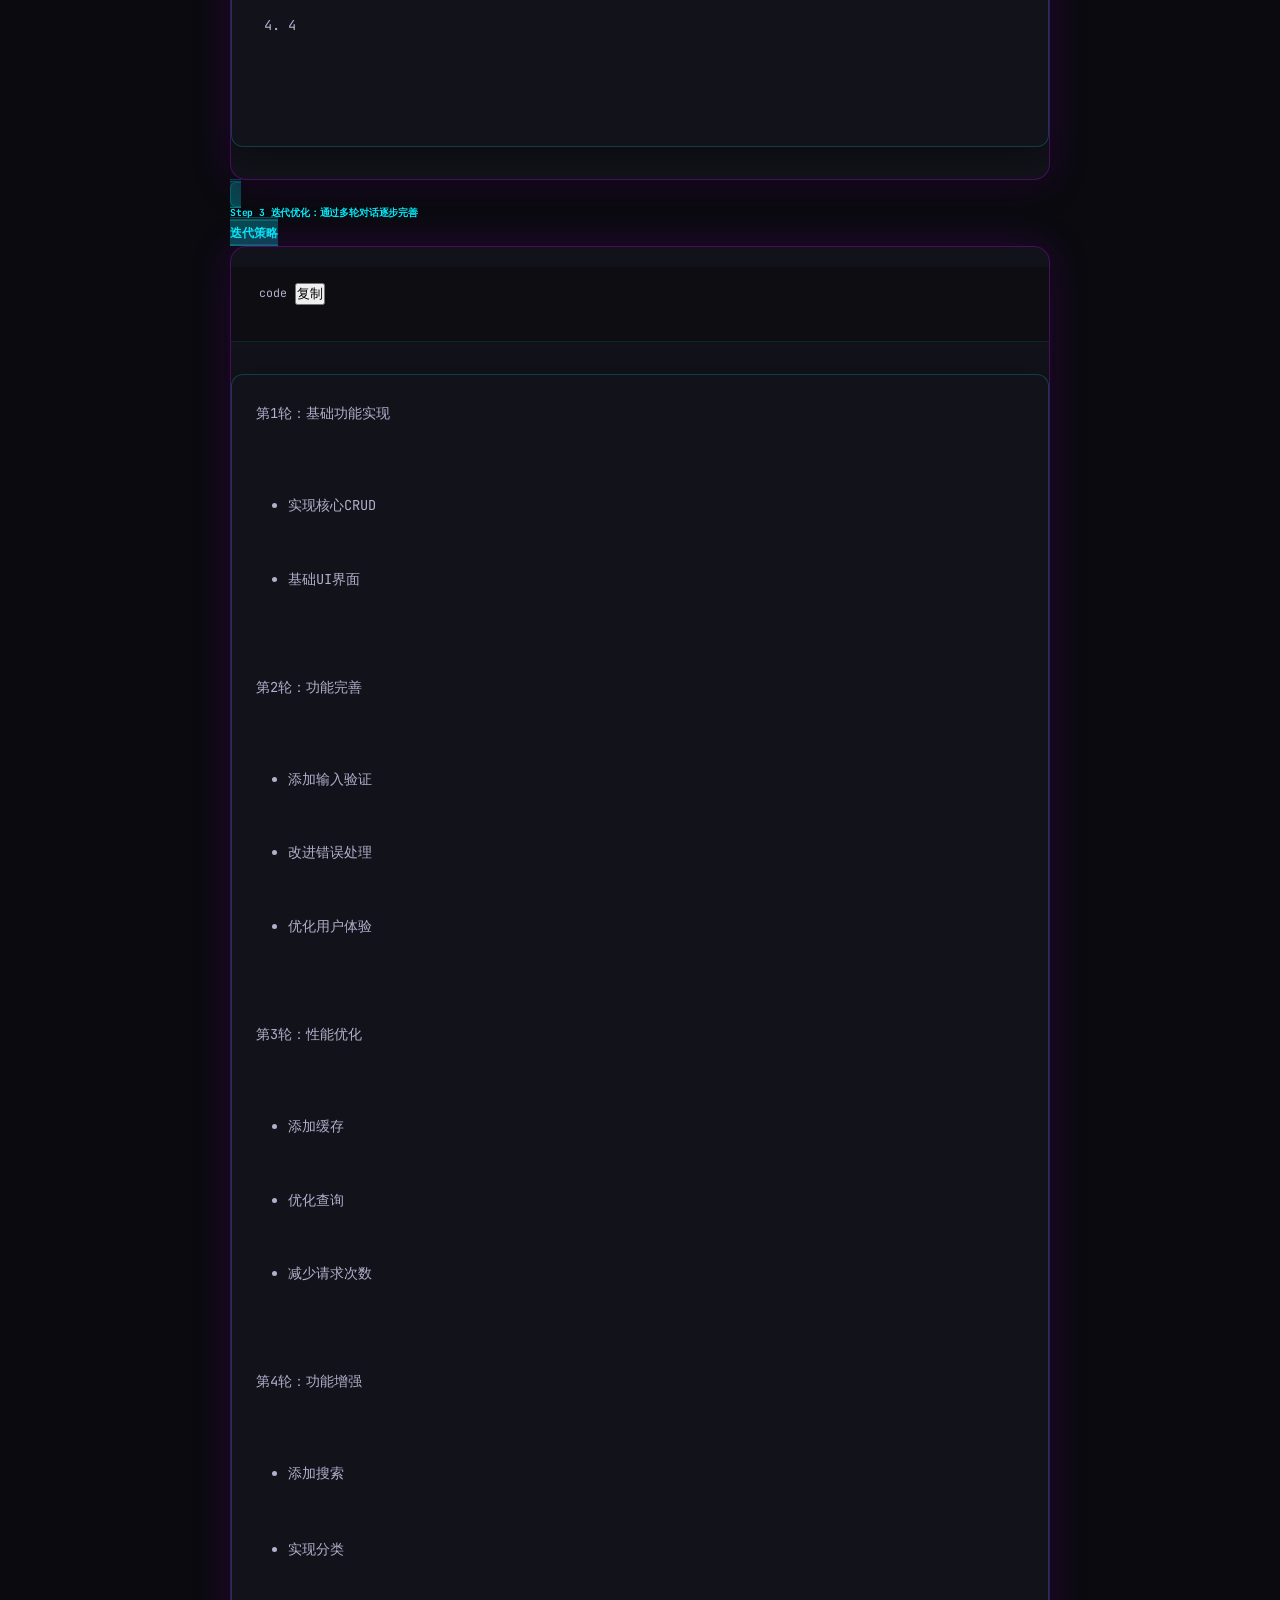
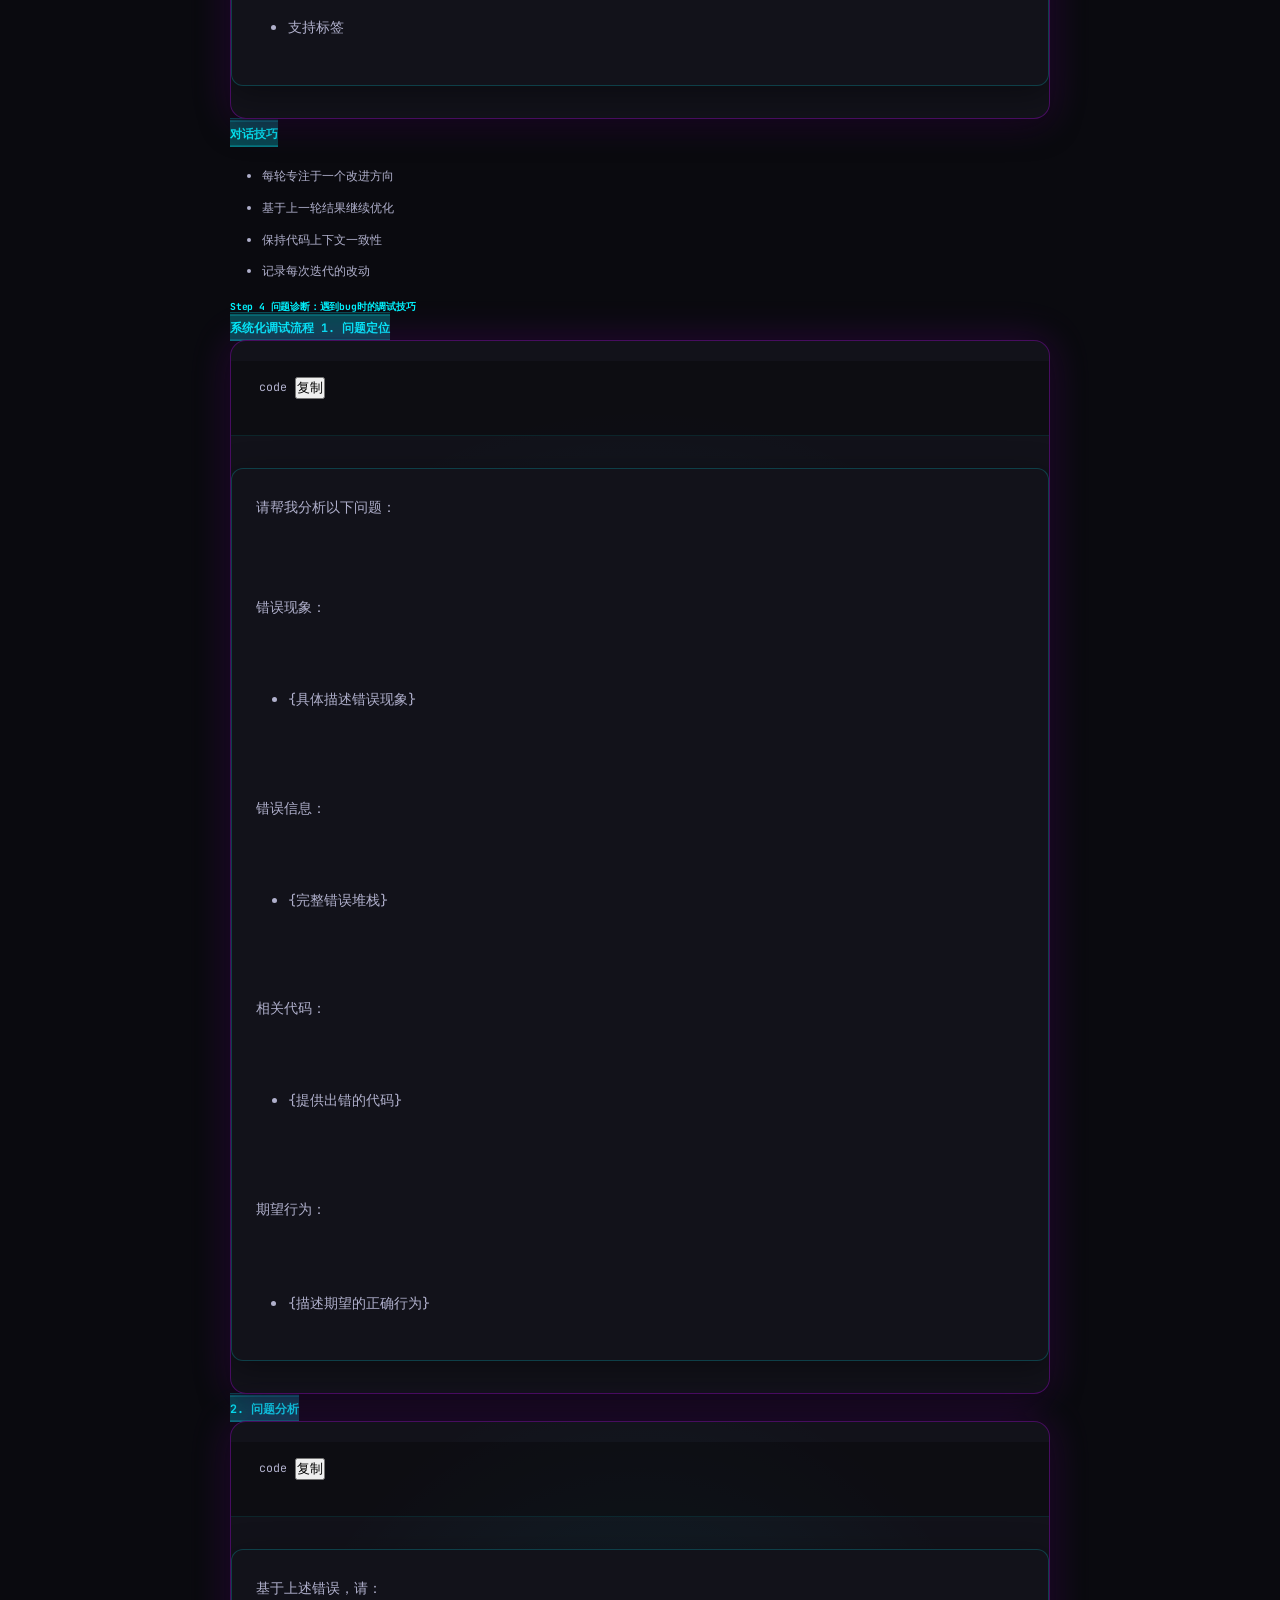
<file: website/pages/part3.html>
<!DOCTYPE html>
<html lang="zh-CN">
<head>
    <meta charset="UTF-8">
    <meta name="viewport" content="width=device-width, initial-scale=1.0">
    <title>第三部分：方法论 - Vibe Coding 教程</title>
    <link rel="stylesheet" href="../css/style.css">
    <link rel="stylesheet" href="https://cdnjs.cloudflare.com/ajax/libs/font-awesome/6.4.0/css/all.min.css">
</head>
<body>
    <!-- 加载屏幕 -->
    <div id="loading-screen">
        <div class="loader"></div>
    </div>

    <!-- 导航栏 -->
    <nav class="navbar" id="navbar">
        <div class="container">
            <div class="nav-brand">
                <i class="fas fa-rocket"></i>
                <span>Vibe Coding</span>
            </div>
            <ul class="nav-menu" id="nav-menu">
                <li><a href="../index.html">首页</a></li>
                <li><a href="part0.html">序言</a></li>
                <li><a href="part1.html">技术原理</a></li>
                <li><a href="part2.html">工具实践</a></li>
                <li><a href="part3.html" class="active">方法论</a></li>
                <li><a href="part4.html">实战项目</a></li>
            </ul>
            <div class="nav-toggle" id="nav-toggle">
                <span></span>
                <span></span>
                <span></span>
            </div>
        </div>
    </nav>

    <!-- 页面头部 -->
    <header class="page-header">
        <div class="container">
            <h1 id="page-title">第三部分：提示词工程与 Vibe Coding 方法论</h1>
            <p id="page-description">建立一套高效的AI编程工作流</p>
            <div id="tags-container" class="tags"></div>
        </div>
    </header>

    <!-- 主要内容 - 动态加载 -->
    <main class="content-section">
        <div class="container">
            <div id="content-container">
                <div class="loading">正在加载内容...</div>
            </div>
        </div>
    </main>

    <!-- 返回顶部按钮 -->
    <button id="back-to-top" class="back-to-top">
        <i class="fas fa-arrow-up"></i>
    </button>

    <!-- 页脚 -->
    <footer class="footer">
        <div class="container">
            <p>&copy; 2024 Vibe Coding 教程. 由 AI 辅助创建，动态内容管理.</p>
            <p class="footer-note">
                <i class="fas fa-code"></i> 使用 Decap CMS 管理内容 |
                <i class="fas fa-heart"></i> 持续更新中
            </p>
        </div>
    </footer>

    <!-- Scripts -->
    <script src="../js/main.js"></script>
    <script src="../js/content-loader.js?v=2"></script>
</body>
</html>
</file>
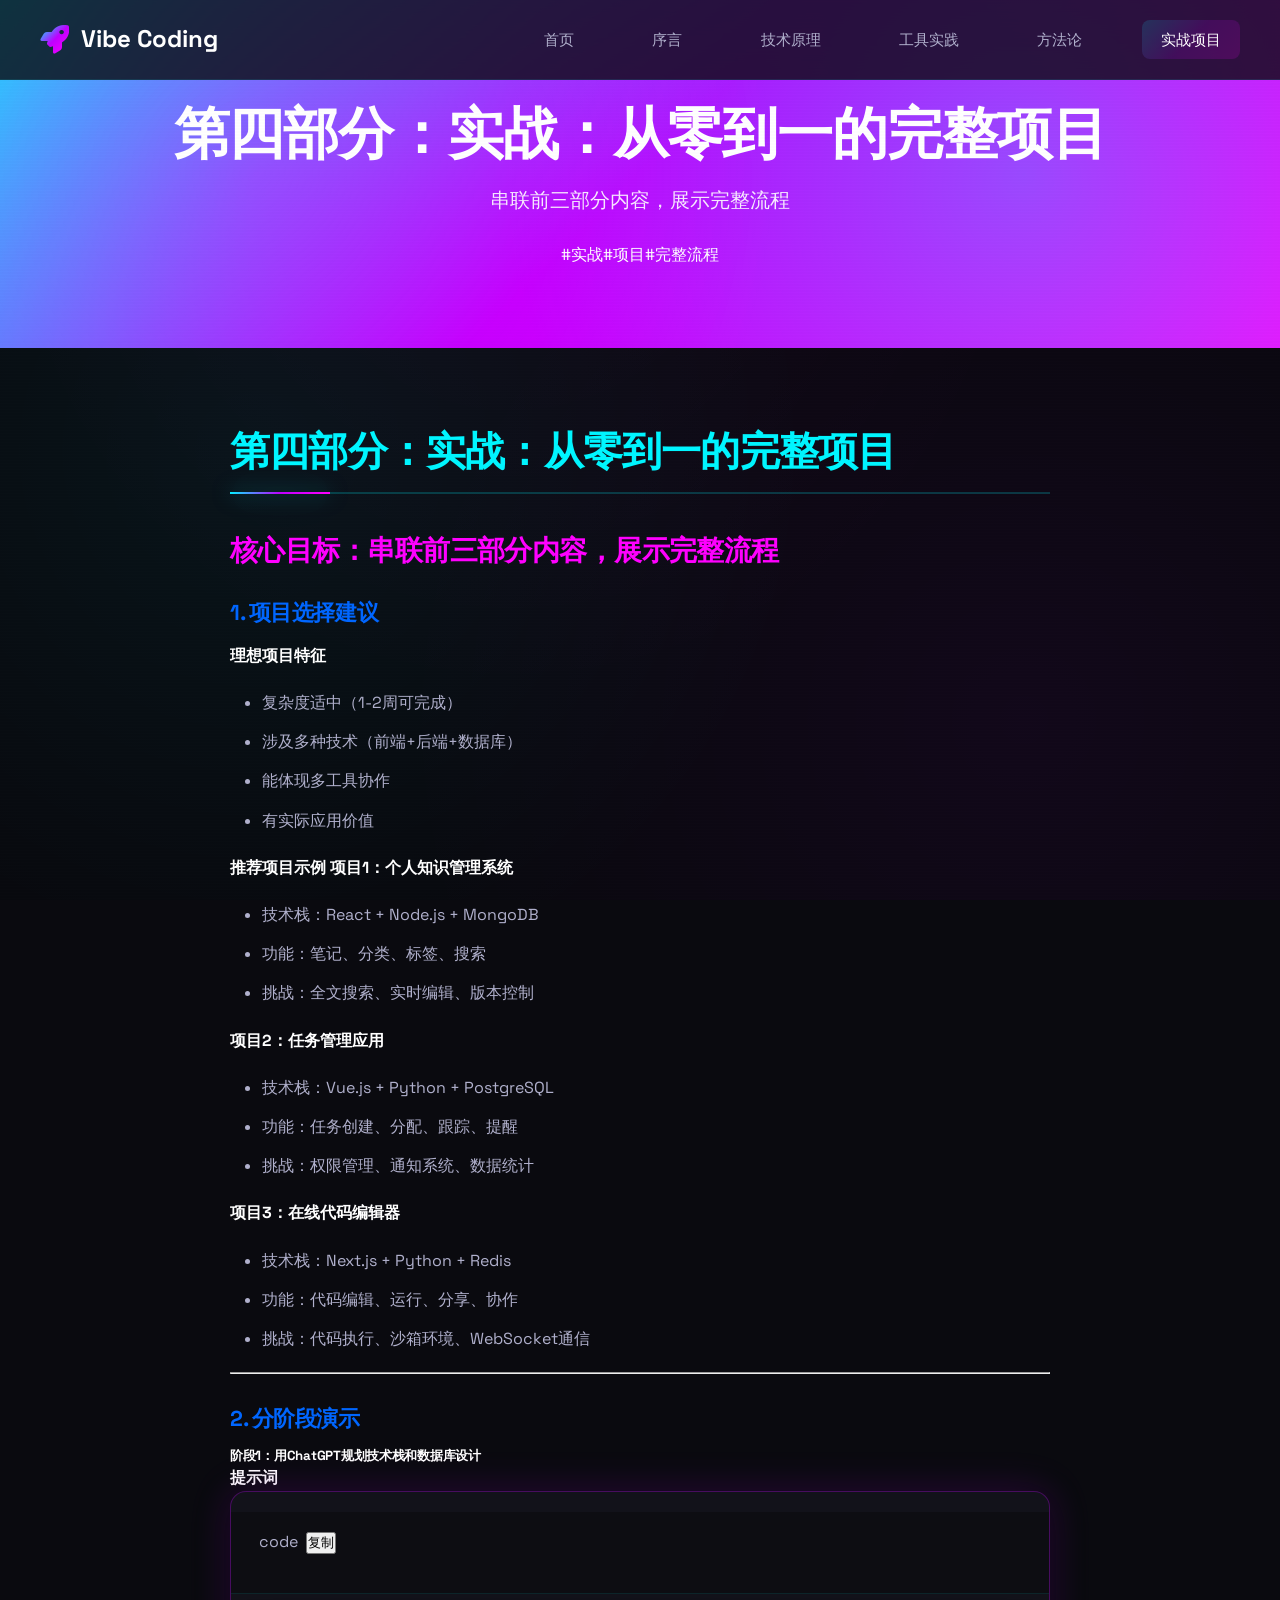
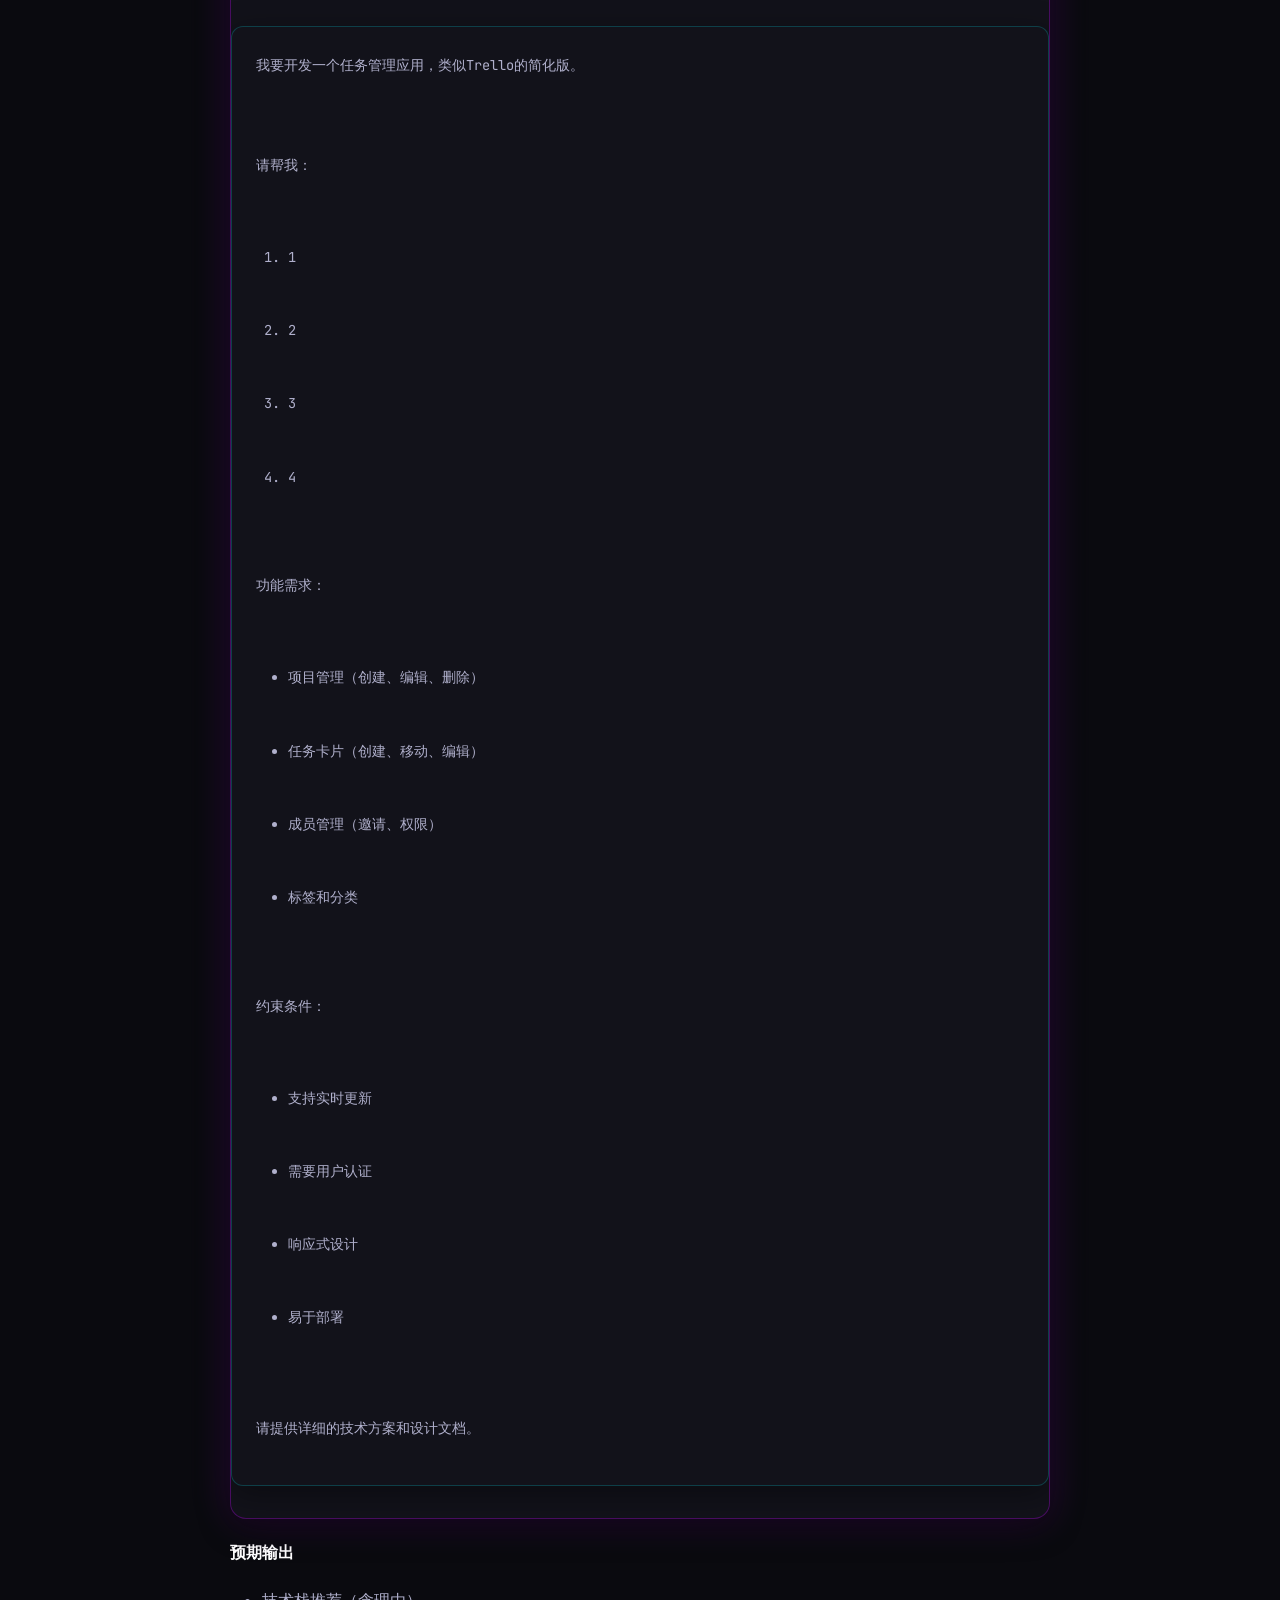
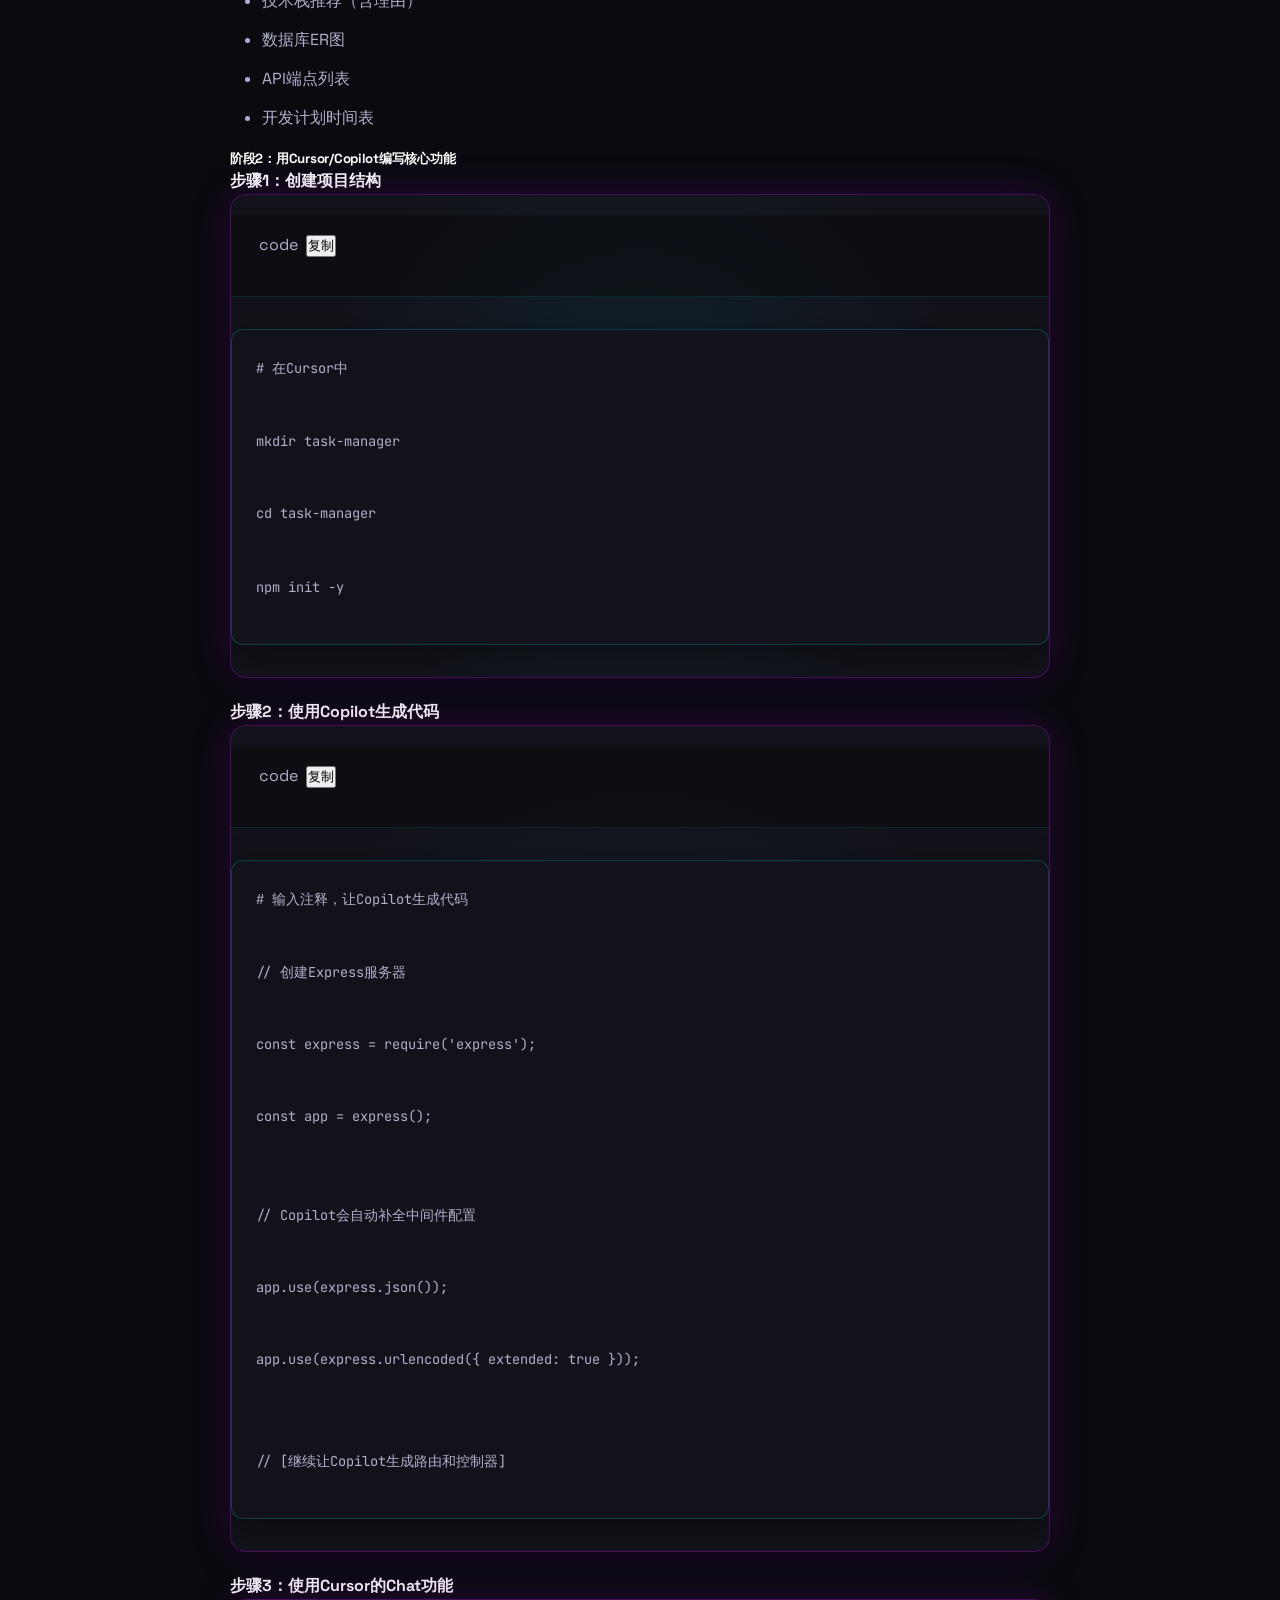
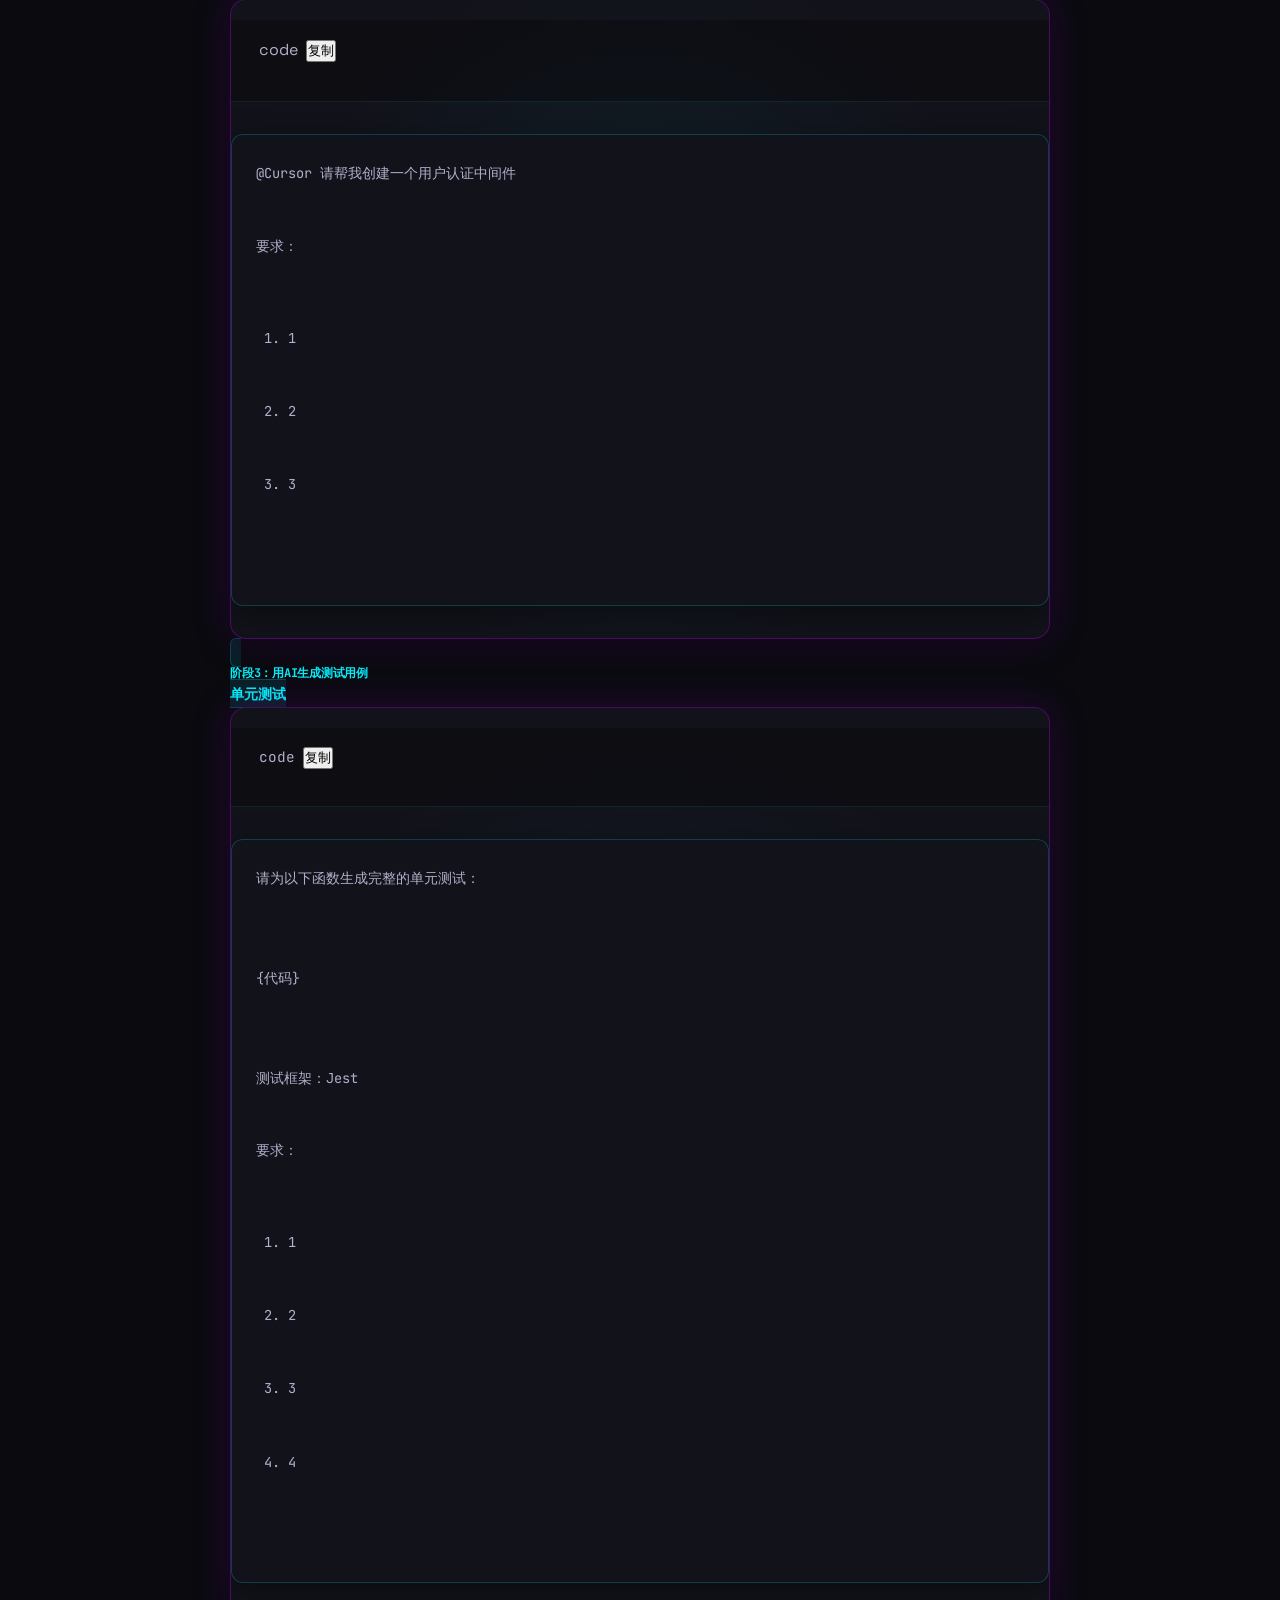
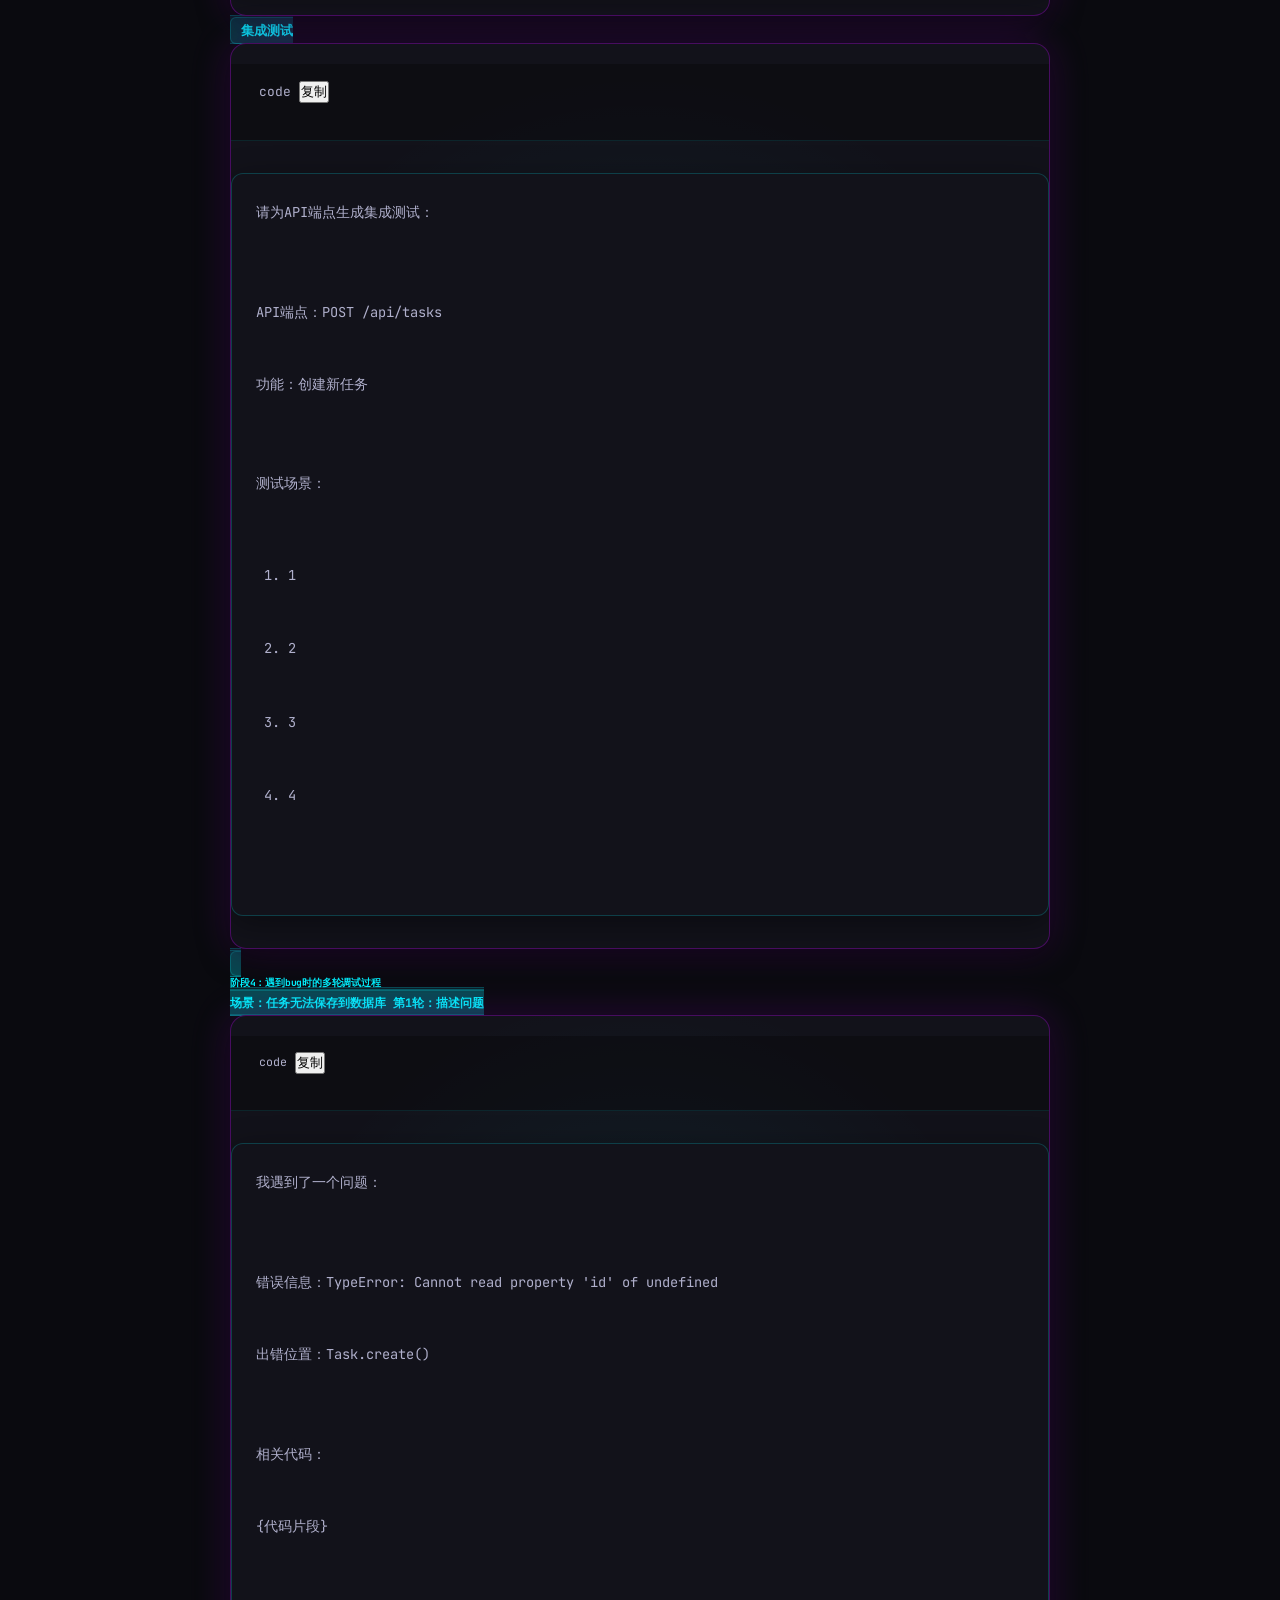
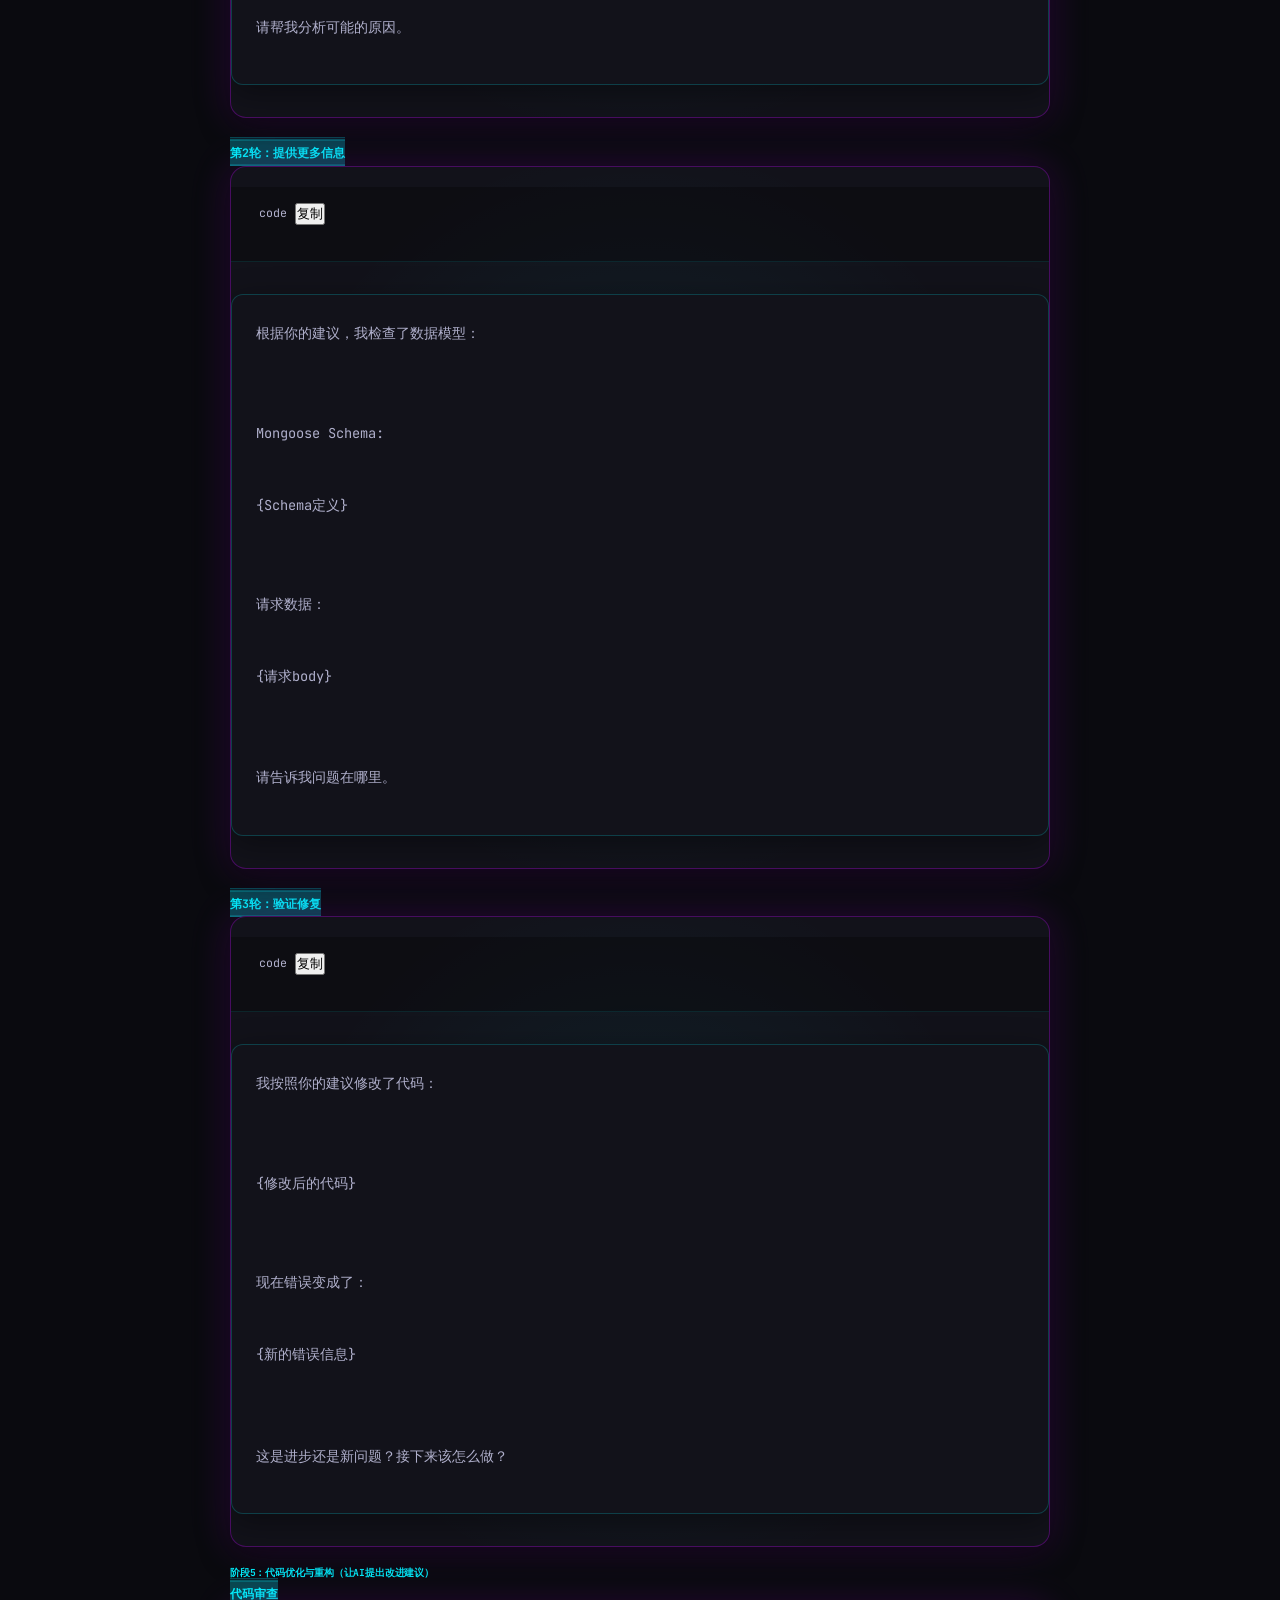
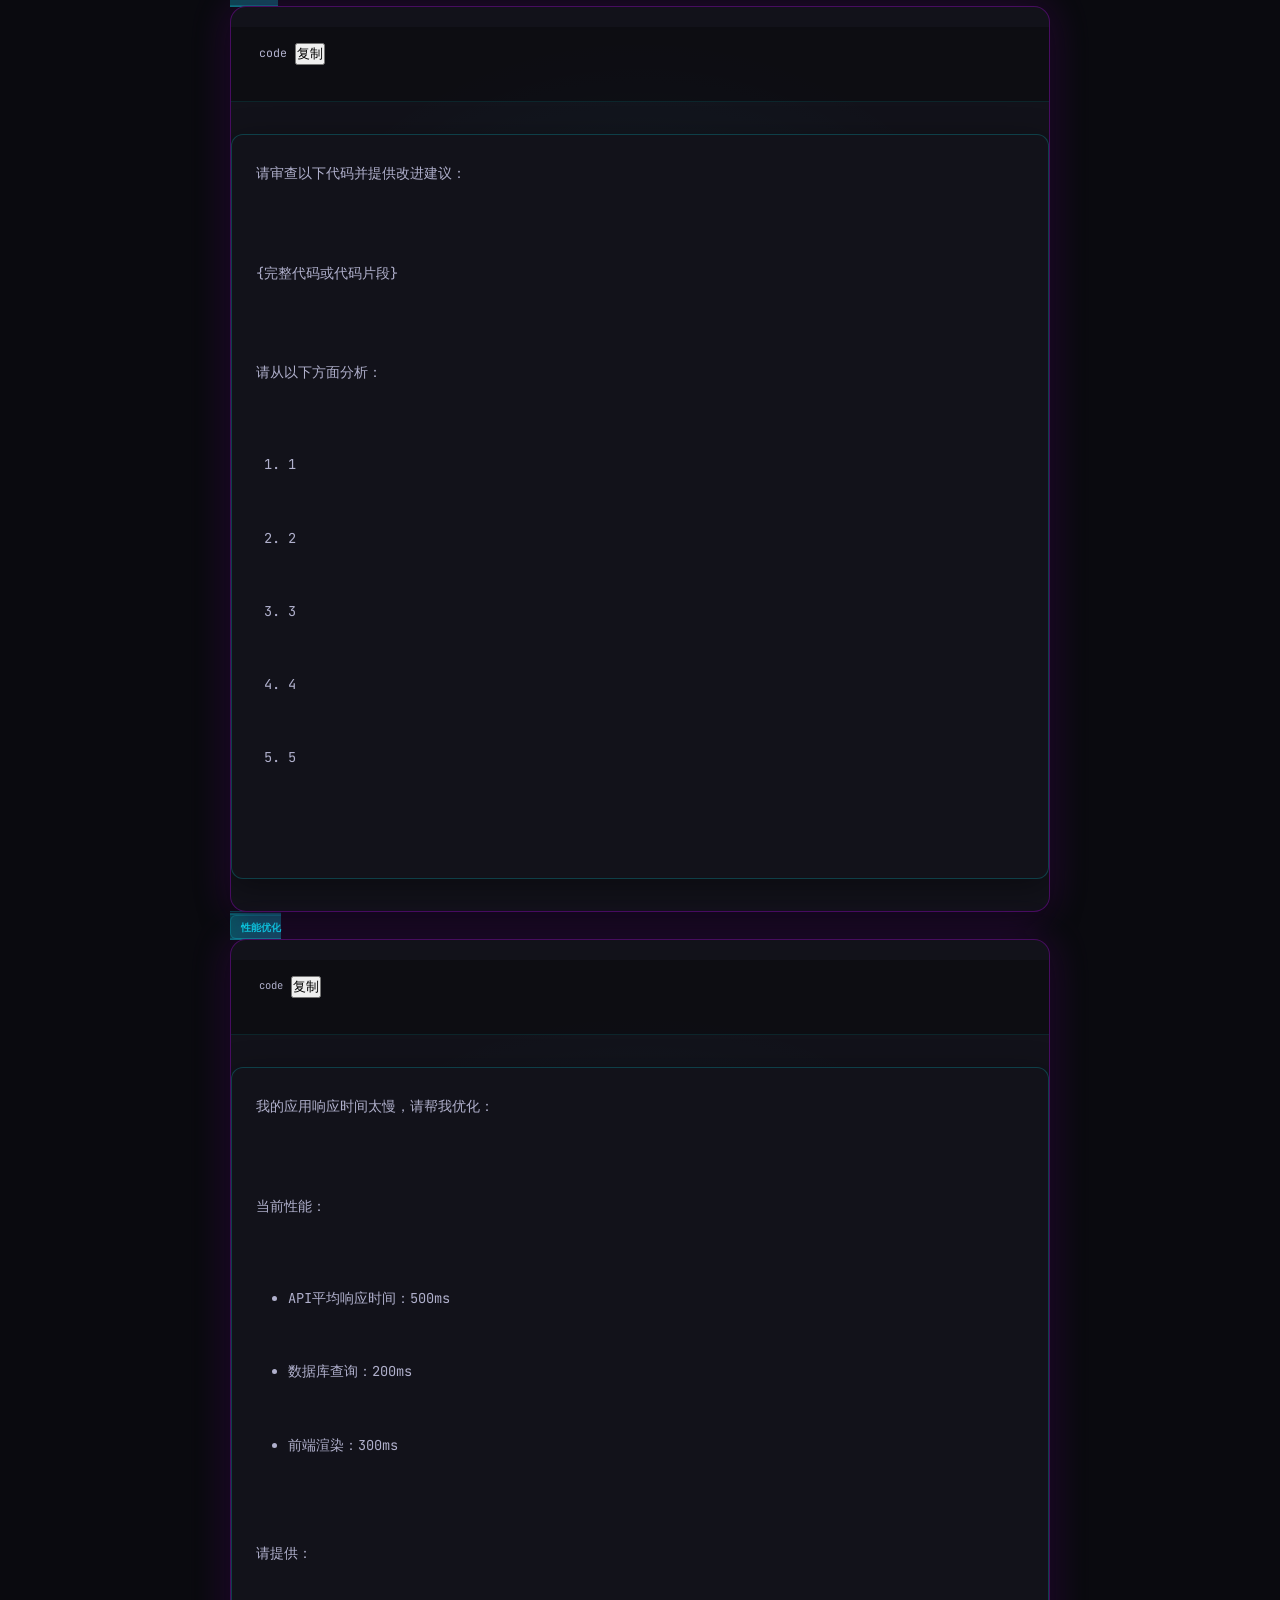
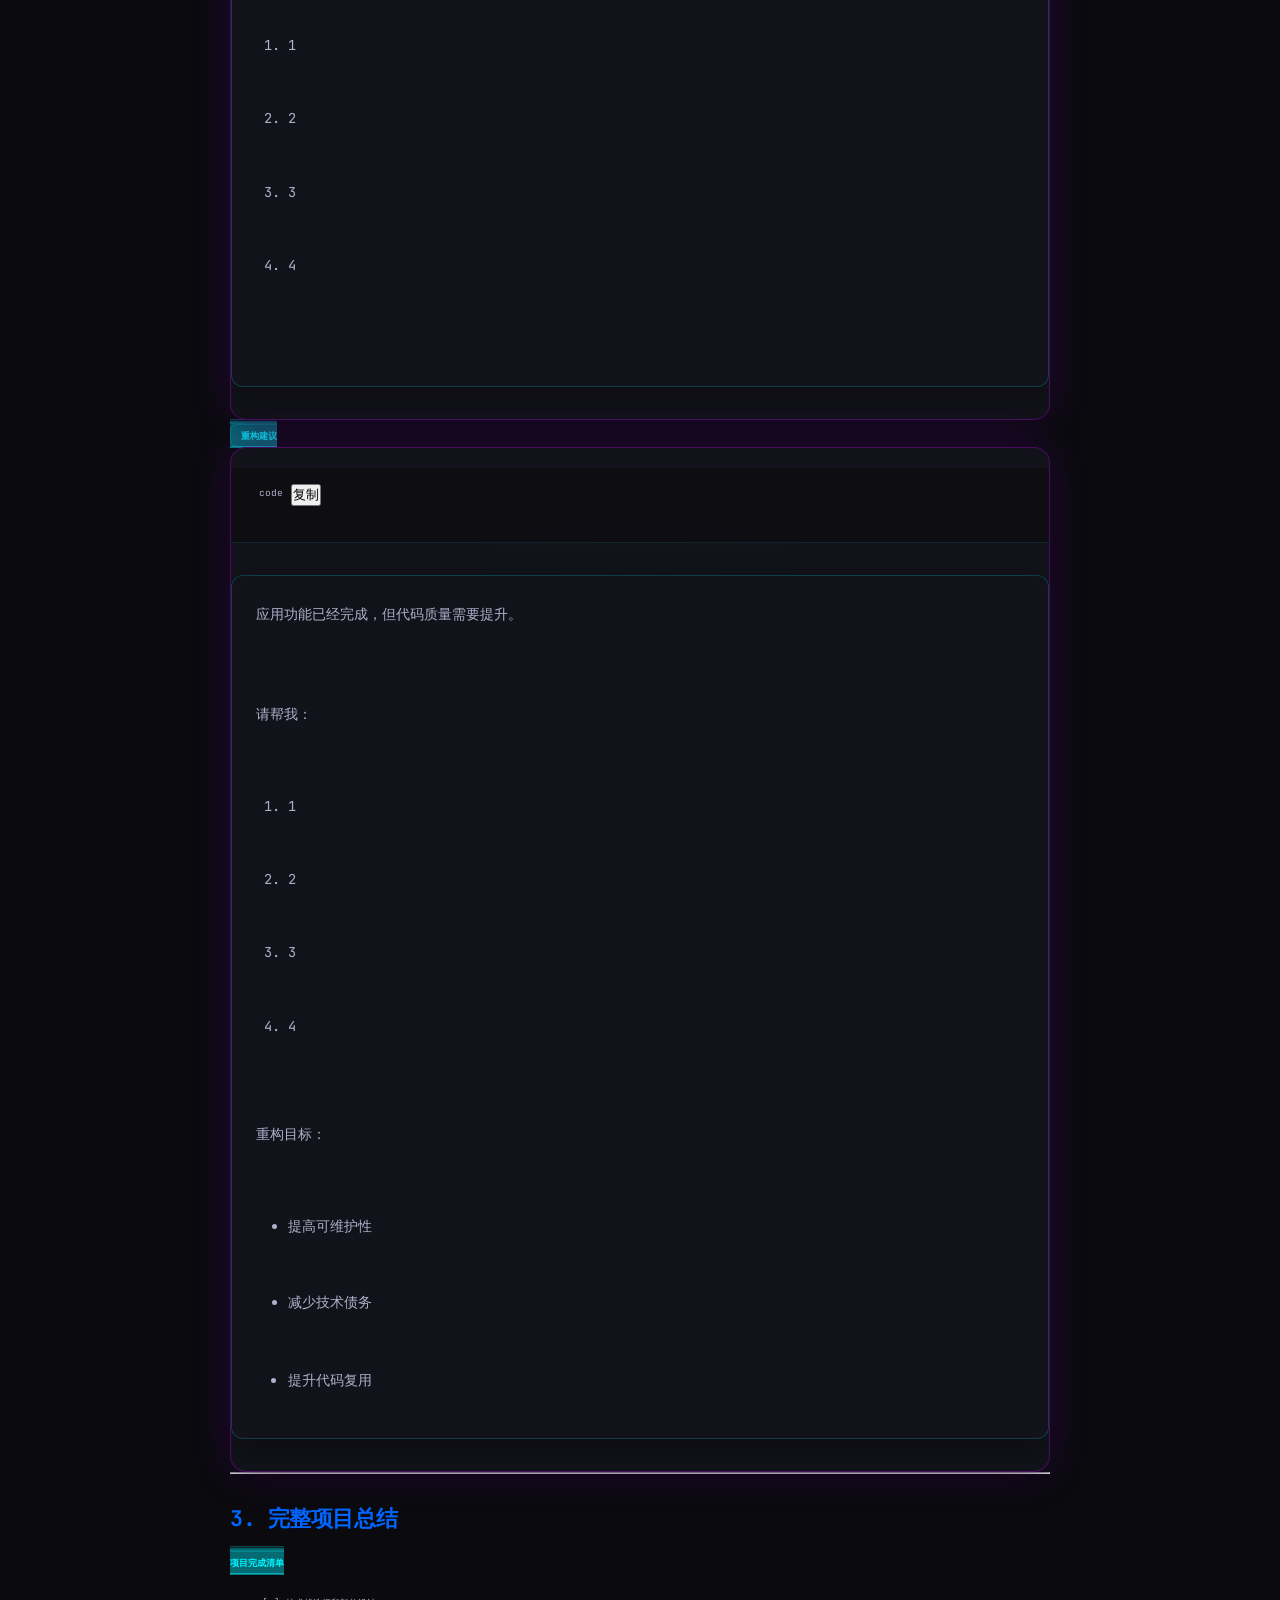
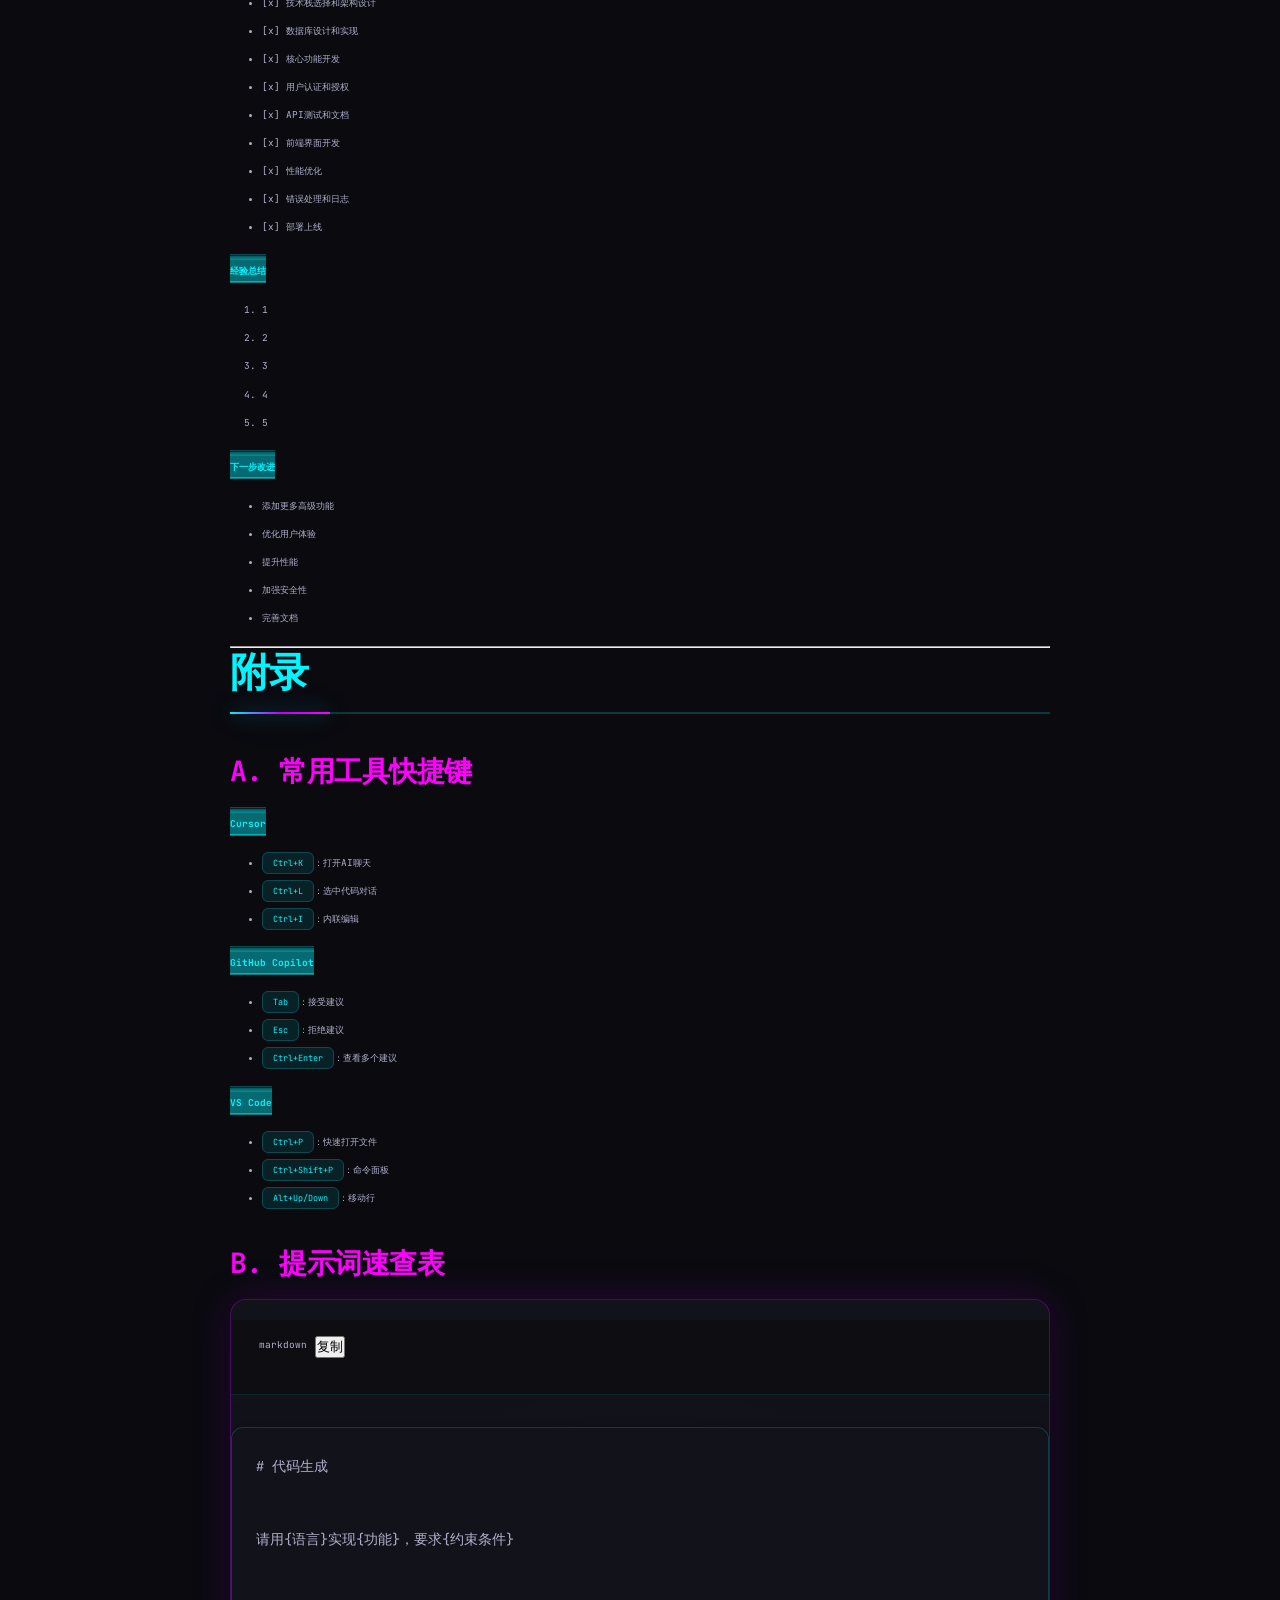
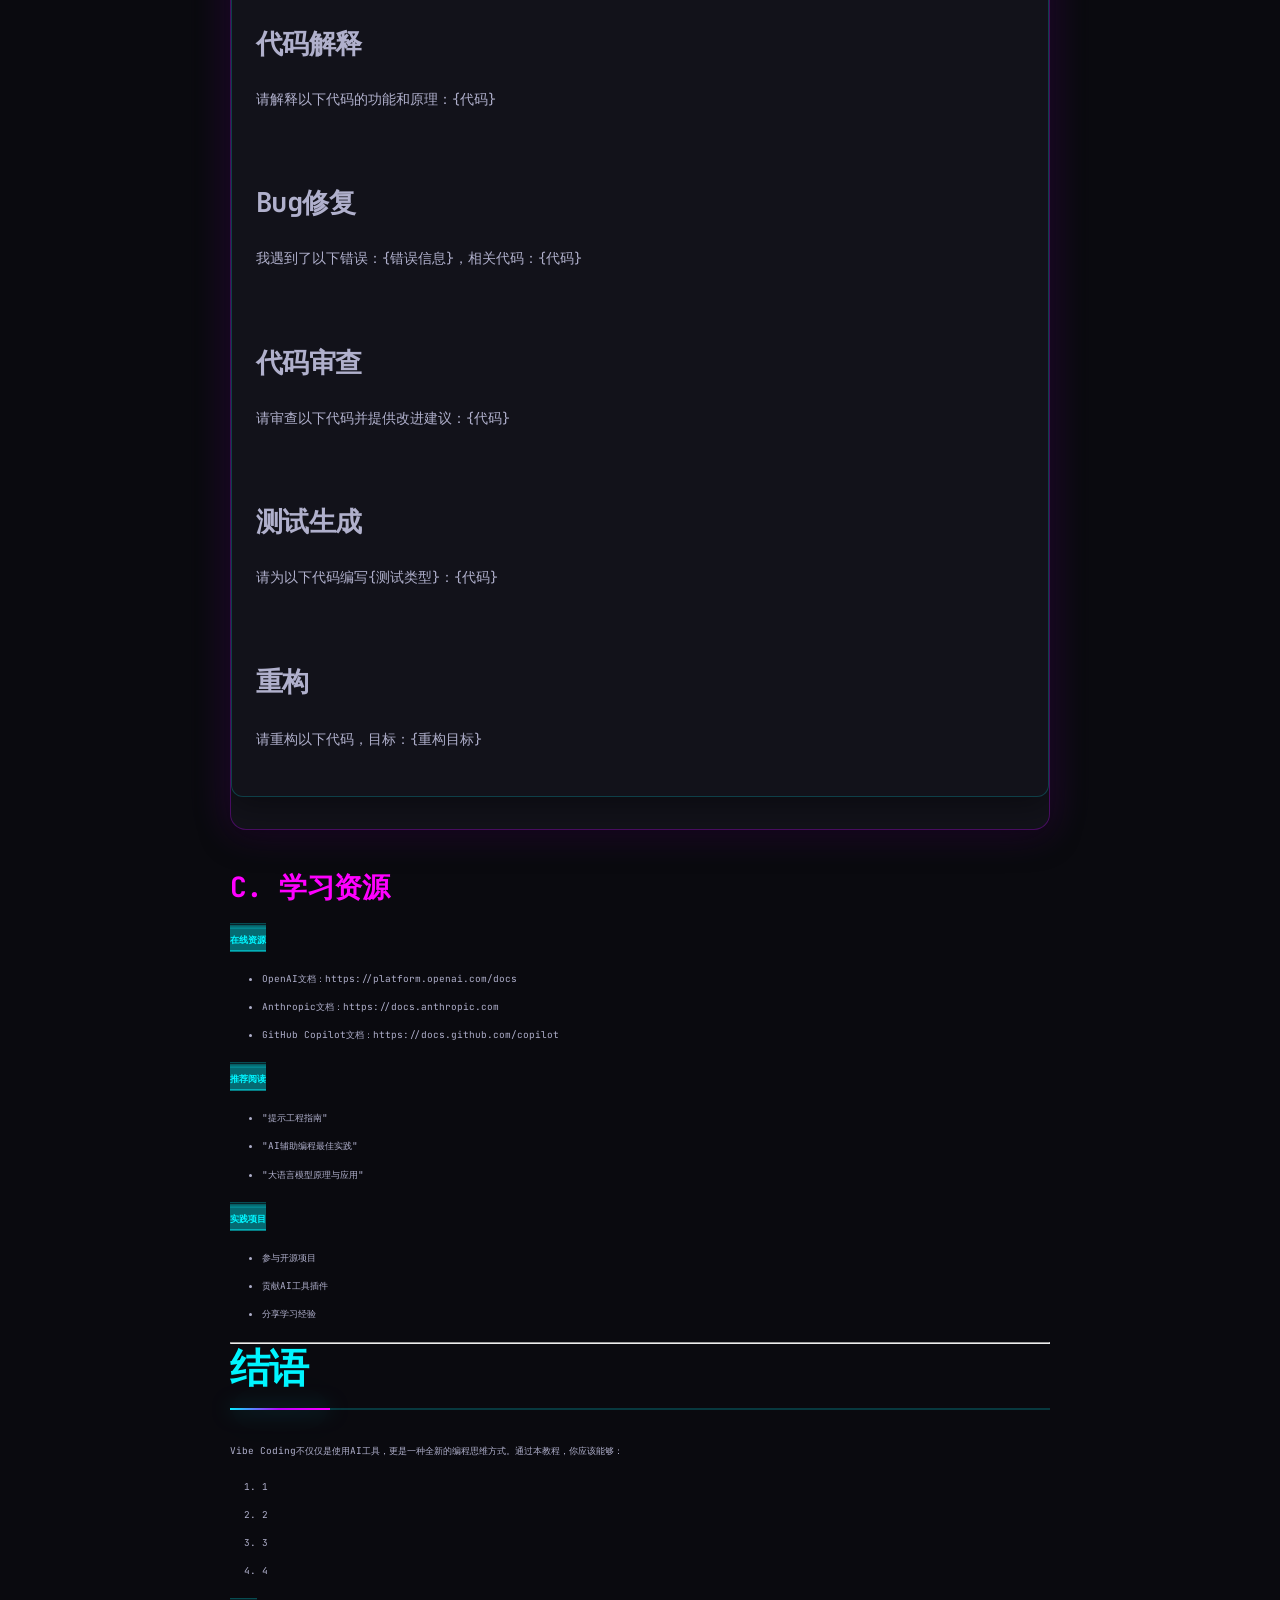
<file: website/pages/part4.html>
<!DOCTYPE html>
<html lang="zh-CN">
<head>
    <meta charset="UTF-8">
    <meta name="viewport" content="width=device-width, initial-scale=1.0">
    <title>第四部分：实战项目 - Vibe Coding 教程</title>
    <link rel="stylesheet" href="../css/style.css">
    <link rel="stylesheet" href="https://cdnjs.cloudflare.com/ajax/libs/font-awesome/6.4.0/css/all.min.css">
</head>
<body>
    <!-- 加载屏幕 -->
    <div id="loading-screen">
        <div class="loader"></div>
    </div>

    <!-- 导航栏 -->
    <nav class="navbar" id="navbar">
        <div class="container">
            <div class="nav-brand">
                <i class="fas fa-rocket"></i>
                <span>Vibe Coding</span>
            </div>
            <ul class="nav-menu" id="nav-menu">
                <li><a href="../index.html">首页</a></li>
                <li><a href="part0.html">序言</a></li>
                <li><a href="part1.html">技术原理</a></li>
                <li><a href="part2.html">工具实践</a></li>
                <li><a href="part3.html">方法论</a></li>
                <li><a href="part4.html" class="active">实战项目</a></li>
            </ul>
            <div class="nav-toggle" id="nav-toggle">
                <span></span>
                <span></span>
                <span></span>
            </div>
        </div>
    </nav>

    <!-- 页面头部 -->
    <header class="page-header">
        <div class="container">
            <h1 id="page-title">第四部分：实战：从零到一的完整项目</h1>
            <p id="page-description">串联前三部分内容，展示完整流程</p>
            <div id="tags-container" class="tags"></div>
        </div>
    </header>

    <!-- 主要内容 - 动态加载 -->
    <main class="content-section">
        <div class="container">
            <div id="content-container">
                <div class="loading">正在加载内容...</div>
            </div>
        </div>
    </main>

    <!-- 返回顶部按钮 -->
    <button id="back-to-top" class="back-to-top">
        <i class="fas fa-arrow-up"></i>
    </button>

    <!-- 页脚 -->
    <footer class="footer">
        <div class="container">
            <p>&copy; 2024 Vibe Coding 教程. 由 AI 辅助创建，动态内容管理.</p>
            <p class="footer-note">
                <i class="fas fa-code"></i> 使用 Decap CMS 管理内容 |
                <i class="fas fa-heart"></i> 持续更新中
            </p>
        </div>
    </footer>

    <!-- Scripts -->
    <script src="../js/main.js"></script>
    <script src="../js/content-loader.js?v=2"></script>
</body>
</html>
</file>
<file: website/css/style.css>
/* ==================== VIBE CODING TUTORIAL - CYBERPUNK EDITION ==================== */

/* Import distinctive fonts */
@import url('https://fonts.googleapis.com/css2?family=Space+Grotesk:wght@300;400;500;600;700&family=JetBrains+Mono:wght@400;500;600&display=swap');

/* ==================== CSS VARIABLES & THEME ==================== */
:root {
    /* Color Palette - Cyberpunk Theme */
    --bg-primary: #0a0a0f;
    --bg-secondary: #12121a;
    --bg-tertiary: #1a1a25;

    /* Neon Accents */
    --accent-cyan: #00f5ff;
    --accent-magenta: #ff00ff;
    --accent-purple: #bf00ff;
    --accent-blue: #0066ff;
    --accent-green: #00ff88;

    /* Text Colors */
    --text-primary: #ffffff;
    --text-secondary: #b0b0cc;
    --text-tertiary: #6b6b80;

    /* Gradients */
    --gradient-cyber: linear-gradient(135deg, #00f5ff 0%, #bf00ff 50%, #ff00ff 100%);
    --gradient-dark: linear-gradient(180deg, rgba(10, 10, 15, 0) 0%, rgba(10, 10, 15, 0.8) 100%);
    --gradient-glow: radial-gradient(circle at center, rgba(0, 245, 255, 0.15) 0%, transparent 70%);

    /* Effects */
    --shadow-neon-cyan: 0 0 20px rgba(0, 245, 255, 0.5), 0 0 40px rgba(0, 245, 255, 0.3);
    --shadow-neon-magenta: 0 0 20px rgba(255, 0, 255, 0.5), 0 0 40px rgba(255, 0, 255, 0.3);
    --shadow-card: 0 8px 32px rgba(0, 0, 0, 0.4);

    /* Border */
    --border-cyber: 1px solid rgba(0, 245, 255, 0.2);
    --border-glow: 1px solid rgba(191, 0, 255, 0.3);

    /* Transitions */
    --transition-smooth: all 0.4s cubic-bezier(0.4, 0, 0.2, 1);
    --transition-spring: all 0.6s cubic-bezier(0.34, 1.56, 0.64, 1);

    /* Typography */
    --font-display: 'Space Grotesk', sans-serif;
    --font-code: 'JetBrains Mono', monospace;

    /* Spacing */
    --container-max: 1400px;
    --section-padding: 120px 0;
}

/* ==================== GLOBAL STYLES ==================== */
* {
    margin: 0;
    padding: 0;
    box-sizing: border-box;
}

html {
    scroll-behavior: smooth;
}

body {
    font-family: var(--font-display);
    background: var(--bg-primary);
    color: var(--text-primary);
    line-height: 1.7;
    overflow-x: hidden;
    position: relative;
}

/* Animated background */
body::before {
    content: '';
    position: fixed;
    top: 0;
    left: 0;
    width: 100%;
    height: 100%;
    background:
        radial-gradient(circle at 20% 50%, rgba(0, 245, 255, 0.05) 0%, transparent 50%),
        radial-gradient(circle at 80% 80%, rgba(191, 0, 255, 0.05) 0%, transparent 50%),
        radial-gradient(circle at 40% 20%, rgba(255, 0, 255, 0.03) 0%, transparent 50%);
    pointer-events: none;
    z-index: 0;
    animation: bg-pulse 10s ease-in-out infinite;
}

@keyframes bg-pulse {
    0%, 100% { opacity: 1; }
    50% { opacity: 0.7; }
}

/* Scanlines effect */
body::after {
    content: '';
    position: fixed;
    top: 0;
    left: 0;
    width: 100%;
    height: 100%;
    background: repeating-linear-gradient(
        0deg,
        rgba(0, 0, 0, 0.03) 0px,
        transparent 1px,
        transparent 2px,
        rgba(0, 0, 0, 0.03) 3px
    );
    pointer-events: none;
    z-index: 1;
    opacity: 0.5;
}

/* ==================== TYPOGRAPHY ==================== */
h1, h2, h3, h4, h5, h6 {
    font-weight: 700;
    line-height: 1.2;
    letter-spacing: -0.02em;
}

p {
    color: var(--text-secondary);
    margin-bottom: 1.5rem;
}

a {
    color: var(--accent-cyan);
    text-decoration: none;
    transition: var(--transition-smooth);
    position: relative;
}

a::after {
    content: '';
    position: absolute;
    bottom: -2px;
    left: 0;
    width: 0;
    height: 2px;
    background: var(--gradient-cyber);
    transition: var(--transition-smooth);
}

a:hover::after {
    width: 100%;
}

/* ==================== CONTAINER ==================== */
.container {
    max-width: var(--container-max);
    margin: 0 auto;
    padding: 0 40px;
    position: relative;
    z-index: 2;
}

/* ==================== NAVBAR - GLASSMORPHISM ==================== */
.navbar {
    position: fixed;
    top: 0;
    left: 0;
    width: 100%;
    background: rgba(10, 10, 15, 0.8);
    backdrop-filter: blur(20px);
    border-bottom: 1px solid rgba(0, 245, 255, 0.1);
    z-index: 1000;
    transition: var(--transition-smooth);
}

.navbar.scrolled {
    background: rgba(10, 10, 15, 0.95);
    box-shadow: 0 8px 32px rgba(0, 245, 255, 0.1);
}

.navbar .container {
    display: flex;
    justify-content: space-between;
    align-items: center;
    padding: 1.2rem 40px;
}

.nav-brand {
    display: flex;
    align-items: center;
    gap: 12px;
    font-size: 1.5rem;
    font-weight: 700;
    color: var(--text-primary);
    position: relative;
}

.nav-brand i {
    font-size: 1.8rem;
    background: var(--gradient-cyber);
    -webkit-background-clip: text;
    -webkit-text-fill-color: transparent;
    background-clip: text;
    animation: glow-pulse 3s ease-in-out infinite;
}

@keyframes glow-pulse {
    0%, 100% { filter: drop-shadow(0 0 5px rgba(0, 245, 255, 0.5)); }
    50% { filter: drop-shadow(0 0 20px rgba(191, 0, 255, 0.8)); }
}

.nav-menu {
    display: flex;
    gap: 2.5rem;
    list-style: none;
}

.nav-menu a {
    color: var(--text-secondary);
    font-weight: 500;
    font-size: 0.95rem;
    padding: 0.6rem 1.2rem;
    border-radius: 8px;
    transition: var(--transition-smooth);
    position: relative;
}

.nav-menu a::before {
    content: '';
    position: absolute;
    inset: 0;
    background: var(--gradient-cyber);
    border-radius: 8px;
    opacity: 0;
    transition: var(--transition-smooth);
    z-index: -1;
}

.nav-menu a:hover,
.nav-menu a.active {
    color: var(--text-primary);
}

.nav-menu a:hover::before,
.nav-menu a.active::before {
    opacity: 0.15;
}

.nav-toggle {
    display: none;
    flex-direction: column;
    gap: 6px;
    cursor: pointer;
    padding: 8px;
}

.nav-toggle span {
    width: 28px;
    height: 2px;
    background: var(--accent-cyan);
    border-radius: 2px;
    transition: var(--transition-spring);
}

.nav-toggle.active span:nth-child(1) {
    transform: rotate(45deg) translate(6px, 6px);
}

.nav-toggle.active span:nth-child(2) {
    opacity: 0;
}

.nav-toggle.active span:nth-child(3) {
    transform: rotate(-45deg) translate(6px, -6px);
}

/* ==================== HERO SECTION ==================== */
.hero {
    min-height: 100vh;
    display: flex;
    align-items: center;
    position: relative;
    padding: 120px 0 80px;
    overflow: hidden;
}

/* Animated grid background */
.hero::before {
    content: '';
    position: absolute;
    top: 0;
    left: 0;
    width: 100%;
    height: 100%;
    background-image:
        linear-gradient(rgba(0, 245, 255, 0.03) 1px, transparent 1px),
        linear-gradient(90deg, rgba(0, 245, 255, 0.03) 1px, transparent 1px);
    background-size: 60px 60px;
    animation: grid-move 20s linear infinite;
    z-index: -1;
}

@keyframes grid-move {
    0% { transform: perspective(500px) rotateX(60deg) translateY(0); }
    100% { transform: perspective(500px) rotateX(60deg) translateY(60px); }
}

.hero .container {
    display: grid;
    grid-template-columns: 1fr 1fr;
    gap: 80px;
    align-items: center;
}

.hero-content {
    animation: fade-up 1s ease-out;
}

@keyframes fade-up {
    from {
        opacity: 0;
        transform: translateY(40px);
    }
    to {
        opacity: 1;
        transform: translateY(0);
    }
}

.hero-badge {
    display: inline-flex;
    align-items: center;
    gap: 8px;
    padding: 8px 16px;
    background: rgba(0, 245, 255, 0.1);
    border: var(--border-cyber);
    border-radius: 50px;
    font-size: 0.85rem;
    color: var(--accent-cyan);
    font-weight: 500;
    margin-bottom: 2rem;
    animation: badge-glow 2s ease-in-out infinite;
}

@keyframes badge-glow {
    0%, 100% { box-shadow: 0 0 10px rgba(0, 245, 255, 0.2); }
    50% { box-shadow: 0 0 20px rgba(0, 245, 255, 0.4); }
}

.hero-badge::before {
    content: '';
    width: 8px;
    height: 8px;
    background: var(--accent-cyan);
    border-radius: 50%;
    animation: pulse-dot 2s ease-in-out infinite;
}

@keyframes pulse-dot {
    0%, 100% { opacity: 1; transform: scale(1); }
    50% { opacity: 0.5; transform: scale(1.2); }
}

.hero-title {
    font-size: clamp(2.5rem, 6vw, 4.5rem);
    font-weight: 800;
    line-height: 1.1;
    margin-bottom: 1.5rem;
    background: linear-gradient(135deg, #ffffff 0%, var(--accent-cyan) 50%, var(--accent-magenta) 100%);
    -webkit-background-clip: text;
    -webkit-text-fill-color: transparent;
    background-clip: text;
    animation: gradient-shift 5s ease infinite;
    background-size: 200% 200%;
}

@keyframes gradient-shift {
    0%, 100% { background-position: 0% 50%; }
    50% { background-position: 100% 50%; }
}

.hero-subtitle {
    font-size: 1.5rem;
    color: var(--text-primary);
    margin-bottom: 1.5rem;
    font-weight: 600;
}

.hero-description {
    font-size: 1.1rem;
    color: var(--text-secondary);
    margin-bottom: 2.5rem;
    max-width: 540px;
}

.hero-buttons {
    display: flex;
    gap: 1rem;
    flex-wrap: wrap;
}

/* ==================== BUTTONS - NEON STYLE ==================== */
.btn {
    display: inline-flex;
    align-items: center;
    gap: 10px;
    padding: 16px 32px;
    font-size: 1rem;
    font-weight: 600;
    border-radius: 12px;
    cursor: pointer;
    transition: var(--transition-smooth);
    position: relative;
    overflow: hidden;
    border: none;
    font-family: var(--font-display);
}

.btn::before {
    content: '';
    position: absolute;
    inset: 0;
    background: var(--gradient-cyber);
    opacity: 0;
    transition: var(--transition-smooth);
    z-index: -1;
}

.btn-primary {
    background: var(--gradient-cyber);
    color: var(--bg-primary);
    box-shadow: var(--shadow-neon-cyan);
}

.btn-primary:hover {
    transform: translateY(-3px) scale(1.02);
    box-shadow:
        0 0 30px rgba(0, 245, 255, 0.6),
        0 0 60px rgba(191, 0, 255, 0.4);
}

.btn-secondary {
    background: transparent;
    color: var(--text-primary);
    border: 2px solid rgba(0, 245, 255, 0.3);
}

.btn-secondary:hover {
    background: rgba(0, 245, 255, 0.1);
    border-color: var(--accent-cyan);
    box-shadow: 0 0 30px rgba(0, 245, 255, 0.2);
}

/* ==================== CODE BLOCK - TERMINAL STYLE ==================== */
.hero-illustration {
    position: relative;
    animation: float 6s ease-in-out infinite;
}

@keyframes float {
    0%, 100% { transform: translateY(0px); }
    50% { transform: translateY(-20px); }
}

.code-block {
    background: var(--bg-secondary);
    border: var(--border-glow);
    border-radius: 16px;
    overflow: hidden;
    box-shadow:
        var(--shadow-card),
        0 0 40px rgba(191, 0, 255, 0.2);
    position: relative;
}

.code-block::before {
    content: '';
    position: absolute;
    inset: 0;
    background: var(--gradient-glow);
    opacity: 0.5;
    z-index: 0;
}

.code-header {
    background: rgba(0, 0, 0, 0.3);
    padding: 16px 20px;
    display: flex;
    gap: 8px;
    border-bottom: 1px solid rgba(0, 245, 255, 0.1);
    position: relative;
    z-index: 1;
}

.dot {
    width: 12px;
    height: 12px;
    border-radius: 50%;
    transition: var(--transition-smooth);
}

.dot.red { background: #ff5f56; }
.dot.yellow { background: #ffbd2e; }
.dot.green { background: #27c93f; }

.dot:hover {
    transform: scale(1.2);
    filter: brightness(1.2);
}

.code-content {
    padding: 28px;
    font-family: var(--font-code);
    font-size: 0.95rem;
    line-height: 1.8;
    overflow-x: auto;
    position: relative;
    z-index: 1;
}

.code-content code {
    color: var(--text-secondary);
}

.code-content .keyword {
    color: var(--accent-magenta);
    font-weight: 600;
}

.code-content .property {
    color: var(--accent-cyan);
}

.code-content .string {
    color: var(--accent-green);
}

/* ==================== FEATURES SECTION ==================== */
.features {
    padding: var(--section-padding);
    position: relative;
}

.section-title {
    text-align: center;
    font-size: clamp(2rem, 4vw, 3rem);
    margin-bottom: 4rem;
    position: relative;
}

.section-title::after {
    content: '';
    display: block;
    width: 100px;
    height: 4px;
    background: var(--gradient-cyber);
    margin: 1.5rem auto 0;
    border-radius: 2px;
    box-shadow: var(--shadow-neon-cyan);
}

.features-grid {
    display: grid;
    grid-template-columns: repeat(auto-fit, minmax(280px, 1fr));
    gap: 32px;
}

.feature-card {
    background: rgba(18, 18, 26, 0.8);
    border: var(--border-cyber);
    border-radius: 20px;
    padding: 48px 32px;
    text-align: center;
    transition: var(--transition-smooth);
    position: relative;
    overflow: hidden;
}

.feature-card::before {
    content: '';
    position: absolute;
    inset: 0;
    background: var(--gradient-cyber);
    opacity: 0;
    transition: var(--transition-smooth);
    z-index: 0;
}

.feature-card:hover {
    transform: translateY(-10px);
    border-color: var(--accent-cyan);
    box-shadow: var(--shadow-neon-cyan);
}

.feature-card:hover::before {
    opacity: 0.05;
}

.feature-icon {
    width: 80px;
    height: 80px;
    margin: 0 auto 24px;
    background: var(--gradient-cyber);
    border-radius: 20px;
    display: flex;
    align-items: center;
    justify-content: center;
    font-size: 2rem;
    color: var(--bg-primary);
    position: relative;
    z-index: 1;
    transition: var(--transition-smooth);
}

.feature-card:hover .feature-icon {
    transform: scale(1.1) rotate(5deg);
    box-shadow: var(--shadow-neon-magenta);
}

.feature-card h3 {
    font-size: 1.5rem;
    margin-bottom: 1rem;
    color: var(--text-primary);
    position: relative;
    z-index: 1;
}

.feature-card p {
    color: var(--text-secondary);
    position: relative;
    z-index: 1;
}

/* ==================== CURRICULUM SECTION ==================== */
.curriculum {
    padding: var(--section-padding);
    background: var(--bg-secondary);
    position: relative;
}

.curriculum::before {
    content: '';
    position: absolute;
    inset: 0;
    background:
        radial-gradient(circle at 20% 50%, rgba(191, 0, 255, 0.05) 0%, transparent 50%),
        radial-gradient(circle at 80% 50%, rgba(0, 245, 255, 0.05) 0%, transparent 50%);
    pointer-events: none;
}

.timeline {
    max-width: 900px;
    margin: 0 auto;
    position: relative;
}

/* Vertical line */
.timeline::before {
    content: '';
    position: absolute;
    left: 30px;
    top: 0;
    bottom: 0;
    width: 2px;
    background: var(--gradient-cyber);
    box-shadow: var(--shadow-neon-cyan);
}

.timeline-item {
    display: grid;
    grid-template-columns: auto 1fr;
    gap: 40px;
    margin-bottom: 48px;
    position: relative;
}

.timeline-marker {
    width: 60px;
    height: 60px;
    border-radius: 50%;
    background: var(--bg-primary);
    border: 3px solid var(--accent-cyan);
    color: var(--accent-cyan);
    display: flex;
    align-items: center;
    justify-content: center;
    font-size: 1.5rem;
    font-weight: 700;
    flex-shrink: 0;
    position: relative;
    z-index: 1;
    box-shadow: var(--shadow-neon-cyan);
    transition: var(--transition-smooth);
}

.timeline-item:hover .timeline-marker {
    transform: scale(1.1);
    background: var(--gradient-cyber);
    color: var(--bg-primary);
}

.timeline-content {
    background: rgba(18, 18, 26, 0.6);
    border: var(--border-cyber);
    border-radius: 16px;
    padding: 32px;
    backdrop-filter: blur(10px);
    transition: var(--transition-smooth);
}

.timeline-content:hover {
    border-color: var(--accent-magenta);
    box-shadow: var(--shadow-neon-magenta);
    transform: translateX(10px);
}

.timeline-content h3 {
    font-size: 1.5rem;
    margin-bottom: 0.75rem;
    background: var(--gradient-cyber);
    -webkit-background-clip: text;
    -webkit-text-fill-color: transparent;
    background-clip: text;
}

.timeline-content p {
    color: var(--text-secondary);
    margin-bottom: 1.5rem;
}

.topic-list {
    list-style: none;
    margin-bottom: 1.5rem;
}

.topic-list li {
    padding: 10px 0;
    padding-left: 32px;
    position: relative;
    color: var(--text-secondary);
}

.topic-list li::before {
    content: '⚡';
    position: absolute;
    left: 0;
    color: var(--accent-cyan);
}

.btn-link {
    color: var(--accent-cyan);
    font-weight: 600;
    display: inline-flex;
    align-items: center;
    gap: 8px;
    transition: var(--transition-smooth);
}

.btn-link:hover {
    color: var(--accent-magenta);
    gap: 12px;
}

/* ==================== LEARNING PATH ==================== */
.learning-path {
    padding: var(--section-padding);
    position: relative;
}

.path-container {
    display: flex;
    align-items: center;
    justify-content: center;
    gap: 24px;
    flex-wrap: wrap;
}

.path-step {
    flex: 1;
    min-width: 220px;
    text-align: center;
    padding: 40px 24px;
    background: rgba(18, 18, 26, 0.8);
    border: var(--border-cyber);
    border-radius: 20px;
    transition: var(--transition-smooth);
    position: relative;
    overflow: hidden;
}

.path-step::before {
    content: '';
    position: absolute;
    inset: 0;
    background: var(--gradient-cyber);
    opacity: 0;
    transition: var(--transition-smooth);
    z-index: 0;
}

.path-step:hover {
    transform: translateY(-10px);
    border-color: var(--accent-magenta);
    box-shadow: var(--shadow-neon-magenta);
}

.path-step:hover::before {
    opacity: 0.1;
}

.step-number {
    font-size: 3.5rem;
    font-weight: 800;
    margin-bottom: 1rem;
    background: var(--gradient-cyber);
    -webkit-background-clip: text;
    -webkit-text-fill-color: transparent;
    background-clip: text;
    position: relative;
    z-index: 1;
}

.step-content h3 {
    margin-bottom: 0.5rem;
    color: var(--text-primary);
    position: relative;
    z-index: 1;
}

.step-content p {
    color: var(--text-secondary);
    font-size: 0.95rem;
    position: relative;
    z-index: 1;
}

.path-arrow {
    font-size: 1.5rem;
    color: var(--accent-cyan);
    animation: arrow-bounce 2s ease-in-out infinite;
}

@keyframes arrow-bounce {
    0%, 100% { transform: translateX(0); }
    50% { transform: translateX(5px); }
}

/* ==================== PAGE HEADER ==================== */
.page-header {
    background: var(--gradient-cyber);
    padding: 100px 0 80px;
    text-align: center;
    position: relative;
    overflow: hidden;
}

.page-header::before {
    content: '';
    position: absolute;
    inset: 0;
    background:
        radial-gradient(circle at 20% 50%, rgba(255, 0, 255, 0.3) 0%, transparent 50%),
        radial-gradient(circle at 80% 50%, rgba(0, 245, 255, 0.3) 0%, transparent 50%);
    animation: gradient-rotate 10s linear infinite;
}

@keyframes gradient-rotate {
    0% { transform: rotate(0deg); }
    100% { transform: rotate(360deg); }
}

.page-header .container {
    position: relative;
    z-index: 1;
}

.page-header h1 {
    font-size: clamp(2rem, 5vw, 3.5rem);
    margin-bottom: 1rem;
    color: var(--text-primary);
}

.page-header p {
    font-size: 1.25rem;
    color: rgba(255, 255, 255, 0.9);
}

/* ==================== CONTENT STYLES ==================== */
.content-section {
    padding: 80px 0;
    max-width: 900px;
    margin: 0 auto;
}

.content-section section {
    margin-bottom: 60px;
}

.content-section h2 {
    font-size: 2.5rem;
    margin-bottom: 2rem;
    padding-bottom: 1rem;
    border-bottom: 2px solid rgba(0, 245, 255, 0.2);
    color: var(--accent-cyan);
    position: relative;
}

.content-section h2::after {
    content: '';
    position: absolute;
    bottom: -2px;
    left: 0;
    width: 100px;
    height: 2px;
    background: var(--gradient-cyber);
    box-shadow: var(--shadow-neon-cyan);
}

.content-section h3 {
    font-size: 1.75rem;
    margin: 2.5rem 0 1.25rem;
    color: var(--accent-magenta);
}

.content-section h4 {
    font-size: 1.35rem;
    margin: 2rem 0 1rem;
    color: var(--accent-blue);
}

.content-section p {
    margin-bottom: 1.25rem;
    line-height: 1.8;
}

.content-section ul,
.content-section ol {
    margin: 1.25rem 0;
    padding-left: 2rem;
}

.content-section li {
    margin: 0.75rem 0;
    color: var(--text-secondary);
}

.content-section code {
    background: rgba(0, 245, 255, 0.1);
    color: var(--accent-cyan);
    padding: 4px 10px;
    border-radius: 6px;
    font-family: var(--font-code);
    font-size: 0.9em;
    border: 1px solid rgba(0, 245, 255, 0.2);
}

.content-section pre {
    background: var(--bg-secondary);
    border: var(--border-cyber);
    padding: 24px;
    border-radius: 12px;
    overflow-x: auto;
    margin: 2rem 0;
    box-shadow: var(--shadow-card);
}

.content-section pre code {
    background: transparent;
    border: none;
    padding: 0;
    color: var(--text-secondary);
}

.content-section blockquote {
    border-left: 4px solid var(--accent-cyan);
    padding-left: 24px;
    margin: 2rem 0;
    color: var(--text-secondary);
    font-style: italic;
    background: rgba(0, 245, 255, 0.05);
    padding: 20px 24px;
    border-radius: 0 12px 12px 0;
}

.content-section table {
    width: 100%;
    border-collapse: separate;
    border-spacing: 0;
    margin: 2rem 0;
    border: var(--border-cyber);
    border-radius: 12px;
    overflow: hidden;
}

.content-section th {
    background: var(--gradient-cyber);
    color: var(--bg-primary);
    padding: 16px;
    text-align: left;
    font-weight: 600;
}

.content-section td {
    padding: 16px;
    border-bottom: 1px solid rgba(0, 245, 255, 0.1);
    color: var(--text-secondary);
}

.content-section tr:last-child td {
    border-bottom: none;
}

.content-section tr:hover td {
    background: rgba(0, 245, 255, 0.05);
}

/* ==================== INFO BOXES ==================== */
.tip,
.warning,
.info,
.success {
    padding: 24px;
    margin: 2rem 0;
    border-left: 4px solid;
    border-radius: 0 12px 12px 0;
    position: relative;
    overflow: hidden;
}

.tip::before,
.warning::before,
.info::before,
.success::before {
    content: '';
    position: absolute;
    inset: 0;
    opacity: 0.05;
    z-index: 0;
}

.tip {
    background: rgba(0, 255, 136, 0.1);
    border-color: var(--accent-green);
}

.tip::before {
    background: var(--accent-green);
}

.warning {
    background: rgba(255, 189, 46, 0.1);
    border-color: var(--warning-color);
}

.warning::before {
    background: var(--warning-color);
}

.info {
    background: rgba(0, 245, 255, 0.1);
    border-color: var(--accent-cyan);
}

.info::before {
    background: var(--accent-cyan);
}

.success {
    background: rgba(0, 255, 136, 0.1);
    border-color: var(--accent-green);
}

.success::before {
    background: var(--accent-green);
}

.tip strong,
.warning strong,
.info strong,
.success strong {
    display: block;
    margin-bottom: 0.5rem;
    font-size: 1.1em;
    position: relative;
    z-index: 1;
}

.tip p,
.warning p,
.info p,
.success p {
    margin-bottom: 0;
    position: relative;
    z-index: 1;
}

/* ==================== NAVIGATION BUTTONS ==================== */
.navigation-buttons {
    display: flex;
    gap: 1rem;
    justify-content: center;
    margin-top: 4rem;
    padding-top: 2rem;
    border-top: 1px solid rgba(0, 245, 255, 0.2);
}

/* ==================== FOOTER ==================== */
.footer {
    background: var(--bg-secondary);
    padding: 80px 0 40px;
    border-top: var(--border-cyber);
    position: relative;
}

.footer::before {
    content: '';
    position: absolute;
    inset: 0;
    background:
        radial-gradient(circle at 20% 50%, rgba(191, 0, 255, 0.05) 0%, transparent 50%),
        radial-gradient(circle at 80% 50%, rgba(0, 245, 255, 0.05) 0%, transparent 50%);
    pointer-events: none;
}

.footer-content {
    display: grid;
    grid-template-columns: repeat(auto-fit, minmax(250px, 1fr));
    gap: 48px;
    margin-bottom: 48px;
    position: relative;
}

.footer-section h3 {
    font-size: 1.5rem;
    margin-bottom: 1rem;
    background: var(--gradient-cyber);
    -webkit-background-clip: text;
    -webkit-text-fill-color: transparent;
    background-clip: text;
}

.footer-section h4 {
    font-size: 1.1rem;
    margin-bottom: 1rem;
    color: var(--text-primary);
}

.footer-section p {
    color: var(--text-tertiary);
}

.footer-section ul {
    list-style: none;
}

.footer-section ul li {
    margin-bottom: 0.75rem;
}

.footer-section a {
    color: var(--text-secondary);
    transition: var(--transition-smooth);
}

.footer-section a:hover {
    color: var(--accent-cyan);
}

.footer-bottom {
    text-align: center;
    padding-top: 2rem;
    border-top: 1px solid rgba(0, 245, 255, 0.1);
    color: var(--text-tertiary);
}

/* ==================== BACK TO TOP BUTTON ==================== */
.back-to-top {
    position: fixed;
    bottom: 30px;
    right: 30px;
    width: 56px;
    height: 56px;
    background: var(--gradient-cyber);
    color: var(--bg-primary);
    border: none;
    border-radius: 50%;
    font-size: 1.25rem;
    cursor: pointer;
    display: none;
    align-items: center;
    justify-content: center;
    box-shadow: var(--shadow-neon-cyan);
    transition: var(--transition-smooth);
    z-index: 999;
}

.back-to-top:hover {
    transform: translateY(-5px) scale(1.1);
    box-shadow: var(--shadow-neon-magenta);
}

.back-to-top.show {
    display: flex;
    animation: bounce-in 0.5s cubic-bezier(0.68, -0.55, 0.265, 1.55);
}

@keyframes bounce-in {
    0% { transform: scale(0); }
    50% { transform: scale(1.1); }
    100% { transform: scale(1); }
}

/* ==================== PAGE PROGRESS BAR ==================== */
#page-progress {
    position: fixed;
    top: 0;
    left: 0;
    height: 3px;
    background: var(--gradient-cyber);
    box-shadow: var(--shadow-neon-cyan);
    z-index: 9999;
    transition: width 0.1s ease;
    width: 0%;
}

/* ==================== SCROLL ANIMATIONS ==================== */
.fade-in-up {
    opacity: 0;
    transform: translateY(30px);
    transition: all 0.8s cubic-bezier(0.4, 0, 0.2, 1);
}

.fade-in-up.visible {
    opacity: 1;
    transform: translateY(0);
}

/* ==================== LOADING ANIMATION ==================== */
.loading-screen {
    position: fixed;
    inset: 0;
    background: var(--bg-primary);
    display: flex;
    align-items: center;
    justify-content: center;
    z-index: 9999;
    transition: opacity 0.5s ease, visibility 0.5s ease;
}

.loading-screen.hidden {
    opacity: 0;
    visibility: hidden;
}

.loader {
    width: 60px;
    height: 60px;
    border: 3px solid rgba(0, 245, 255, 0.1);
    border-top-color: var(--accent-cyan);
    border-radius: 50%;
    animation: spin 1s linear infinite;
}

@keyframes spin {
    to { transform: rotate(360deg); }
}

/* ==================== RESPONSIVE DESIGN ==================== */
@media (max-width: 968px) {
    .hero .container {
        grid-template-columns: 1fr;
        text-align: center;
    }

    .hero-description {
        max-width: 100%;
    }

    .hero-buttons {
        justify-content: center;
    }

    .nav-menu {
        position: fixed;
        inset: 0;
        background: var(--bg-primary);
        flex-direction: column;
        justify-content: center;
        align-items: center;
        gap: 2rem;
        transform: translateX(100%);
        transition: var(--transition-smooth);
        z-index: 999;
    }

    .nav-menu.active {
        transform: translateX(0);
    }

    .nav-toggle {
        display: flex;
        z-index: 1000;
    }

    .path-container {
        flex-direction: column;
    }

    .path-arrow {
        transform: rotate(90deg);
    }

    .timeline::before {
        left: 30px;
    }

    .timeline-item {
        grid-template-columns: 1fr;
        gap: 20px;
    }

    .timeline-marker {
        margin: 0 auto;
    }
}

@media (max-width: 768px) {
    .container {
        padding: 0 24px;
    }

    .navbar .container {
        padding: 1rem 24px;
    }

    .hero {
        padding: 100px 0 60px;
    }

    .features,
    .curriculum,
    .learning-path,
    .content-section {
        padding: 60px 0;
    }

    .features-grid {
        grid-template-columns: 1fr;
    }

    .navigation-buttons {
        flex-direction: column;
    }
}

/* ==================== PRINT STYLES ==================== */
@media print {
    .navbar,
    .footer,
    .back-to-top,
    .hero-buttons,
    .nav-toggle,
    #page-progress {
        display: none !important;
    }

    body {
        background: white;
        color: black;
    }

    body::before,
    body::after {
        display: none;
    }
}
</file>
